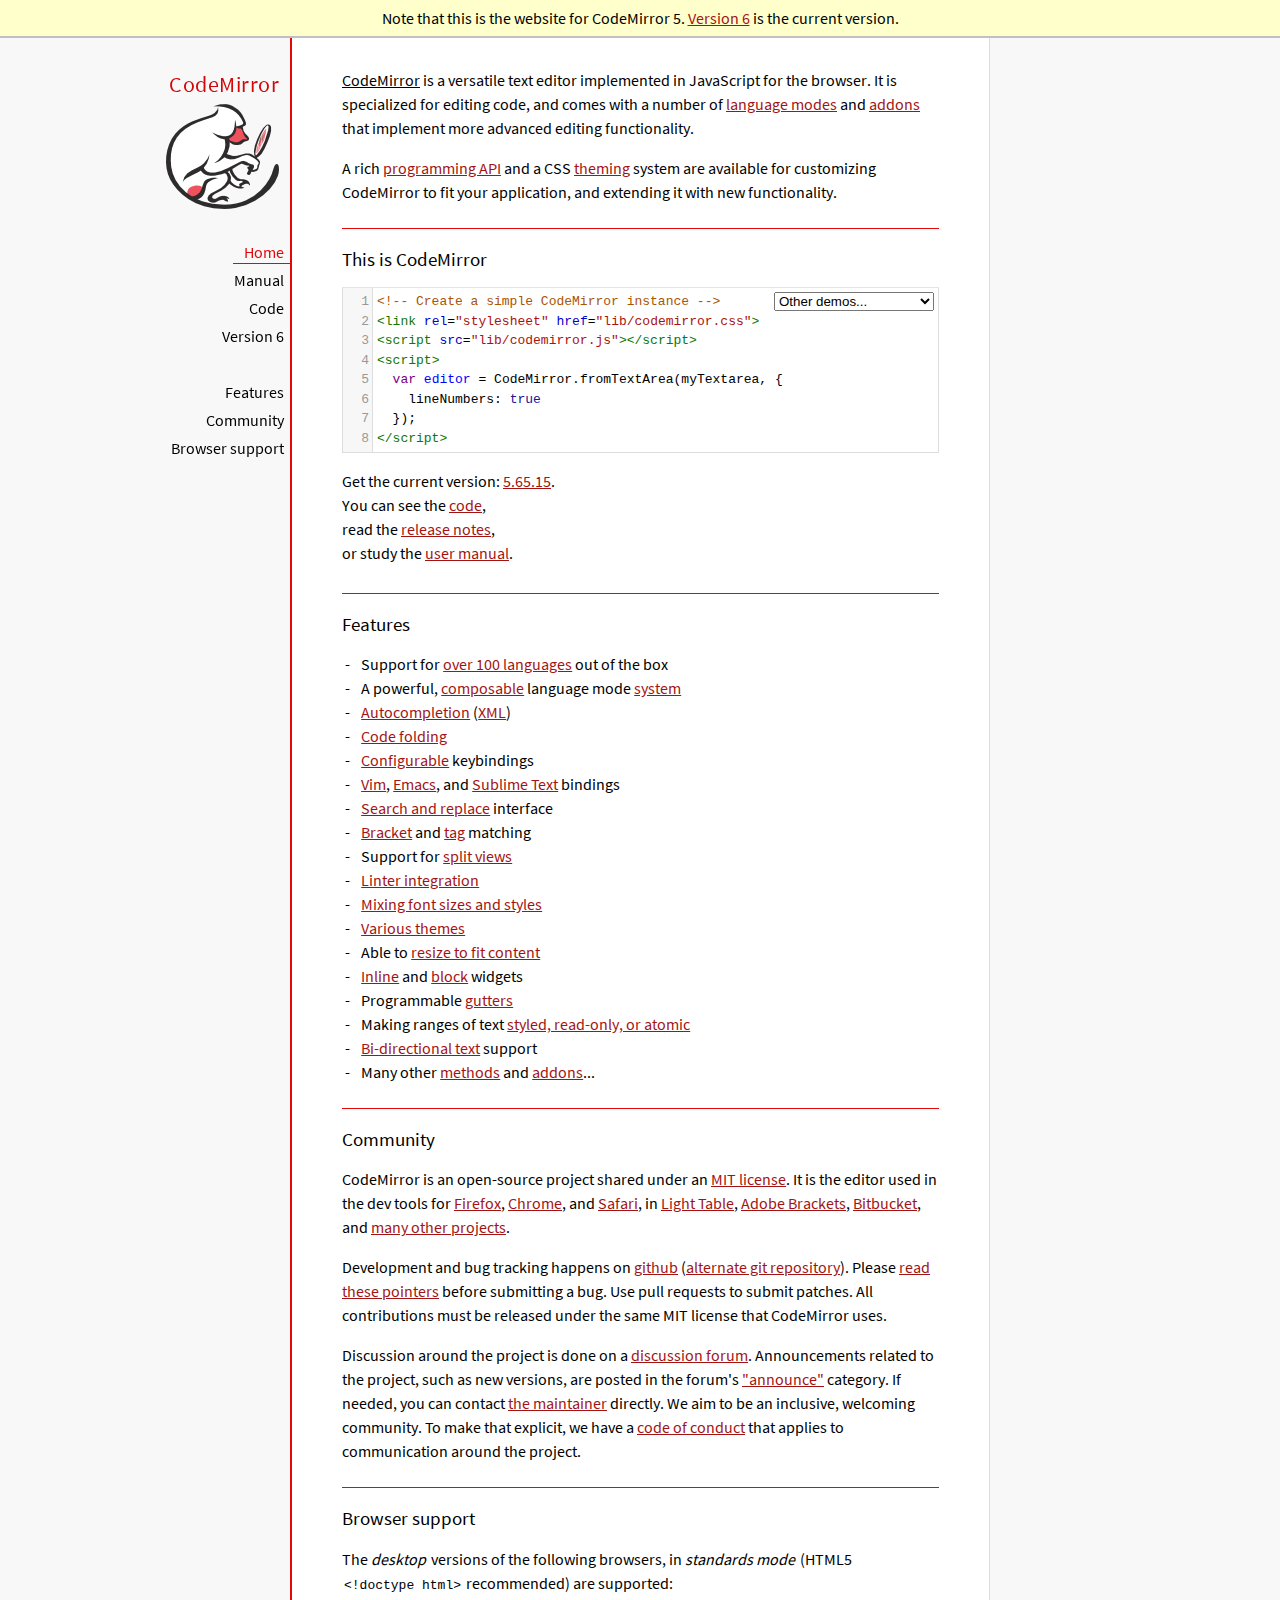
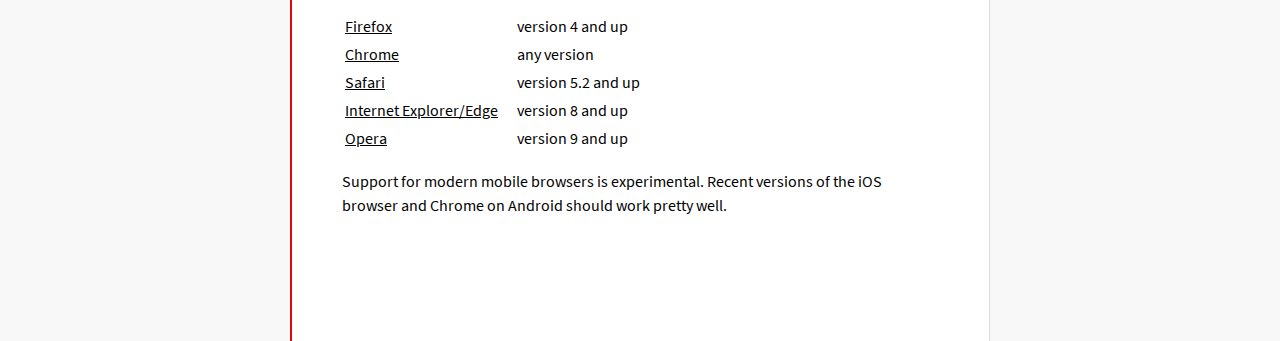
<file: online_python_school/website/static/website/codemirror/index.html>
<!doctype html>

<title>CodeMirror 5</title>
<meta charset="utf-8"/>

<link rel=stylesheet href="lib/codemirror.css">
<link rel=stylesheet href="doc/docs.css">
<script src="lib/codemirror.js"></script>
<script src="mode/xml/xml.js"></script>
<script src="mode/javascript/javascript.js"></script>
<script src="mode/css/css.js"></script>
<script src="mode/htmlmixed/htmlmixed.js"></script>
<script src="addon/edit/matchbrackets.js"></script>

<script src="doc/activebookmark.js"></script>

<style>
  .CodeMirror { height: auto; border: 1px solid #ddd; }
  .CodeMirror-scroll { max-height: 200px; }
  .CodeMirror pre { padding-left: 7px; line-height: 1.25; }
  .banner { background: #ffc; padding: 6px; border-bottom: 2px solid silver; text-align: center }
</style>

<div class=banner>
  Note that this is the website for CodeMirror 5. <a href="https://codemirror.net/">Version 6</a> is the current version.
</div>

<div id=nav>
  <a href="https://codemirror.net/5"><h1>CodeMirror</h1><img id=logo src="doc/logo.png"></a>

  <ul>
    <li><a class=active data-default="true" href="#description">Home</a>
    <li><a href="doc/manual.html">Manual</a>
    <li><a href="https://github.com/codemirror/codemirror5">Code</a>
    <li><a href="https://codemirror.net/">Version 6</a>
  </ul>
  <ul>
    <li><a href="#features">Features</a>
    <li><a href="#community">Community</a>
    <li><a href="#browsersupport">Browser support</a>
  </ul>
</div>

<article>

<section id=description class=first>
  <p><strong>CodeMirror</strong> is a versatile text editor
  implemented in JavaScript for the browser. It is specialized for
  editing code, and comes with a number of <a href="mode/index.html">language modes</a> and <a href="doc/manual.html#addons">addons</a>
  that implement more advanced editing functionality.</p>

  <p>A rich <a href="doc/manual.html#api">programming API</a> and a
  CSS <a href="doc/manual.html#styling">theming</a> system are
  available for customizing CodeMirror to fit your application, and
  extending it with new functionality.</p>
</section>

<section id=demo>
  <h2>This is CodeMirror</h2>
  <form style="position: relative; margin-top: .5em;"><textarea id=demotext>
<!-- Create a simple CodeMirror instance -->
<link rel="stylesheet" href="lib/codemirror.css">
<script src="lib/codemirror.js"></script>
<script>
  var editor = CodeMirror.fromTextArea(myTextarea, {
    lineNumbers: true
  });
</script></textarea>
  <select id="demolist" onchange="document.location = this.options[this.selectedIndex].value;">
    <option value="#">Other demos...</option>
    <option value="demo/complete.html">Autocompletion</option>
    <option value="demo/folding.html">Code folding</option>
    <option value="demo/theme.html">Themes</option>
    <option value="mode/htmlmixed/index.html">Mixed language modes</option>
    <option value="demo/bidi.html">Bi-directional text</option>
    <option value="demo/variableheight.html">Variable font sizes</option>
    <option value="demo/search.html">Search interface</option>
    <option value="demo/vim.html">Vim bindings</option>
    <option value="demo/emacs.html">Emacs bindings</option>
    <option value="demo/sublime.html">Sublime Text bindings</option>
    <option value="demo/tern.html">Tern integration</option>
    <option value="demo/merge.html">Merge/diff interface</option>
    <option value="demo/fullscreen.html">Full-screen editor</option>
    <option value="demo/simplescrollbars.html">Custom scrollbars</option>
  </select></form>
  <script>
    var editor = CodeMirror.fromTextArea(document.getElementById("demotext"), {
      lineNumbers: true,
      mode: "text/html",
      matchBrackets: true
    });
  </script>

  <div class=actions>
    Get the current version: <a href="https://codemirror.net/5/codemirror.zip">5.65.15</a>.<br>
    You can see the <a href="https://github.com/codemirror/codemirror5" title="GitHub repository">code</a>,<br>
    read the <a href="doc/releases.html">release notes</a>,<br>
    or study the <a href="doc/manual.html">user manual</a>.
  </div>

</section>

<section id=features>
  <h2>Features</h2>
  <ul>
    <li>Support for <a href="mode/index.html">over 100 languages</a> out of the box
    <li>A powerful, <a href="mode/htmlmixed/index.html">composable</a> language mode <a href="doc/manual.html#modeapi">system</a>
    <li><a href="doc/manual.html#addon_show-hint">Autocompletion</a> (<a href="demo/xmlcomplete.html">XML</a>)
    <li><a href="doc/manual.html#addon_foldcode">Code folding</a>
    <li><a href="doc/manual.html#option_extraKeys">Configurable</a> keybindings
    <li><a href="demo/vim.html">Vim</a>, <a href="demo/emacs.html">Emacs</a>, and <a href="demo/sublime.html">Sublime Text</a> bindings
    <li><a href="doc/manual.html#addon_search">Search and replace</a> interface
    <li><a href="doc/manual.html#addon_matchbrackets">Bracket</a> and <a href="doc/manual.html#addon_matchtags">tag</a> matching
    <li>Support for <a href="demo/buffers.html">split views</a>
    <li><a href="doc/manual.html#addon_lint">Linter integration</a>
    <li><a href="demo/variableheight.html">Mixing font sizes and styles</a>
    <li><a href="demo/theme.html">Various themes</a>
    <li>Able to <a href="demo/resize.html">resize to fit content</a>
    <li><a href="doc/manual.html#mark_replacedWith">Inline</a> and <a href="doc/manual.html#addLineWidget">block</a> widgets
    <li>Programmable <a href="demo/marker.html">gutters</a>
    <li>Making ranges of text <a href="doc/manual.html#markText">styled, read-only, or atomic</a>
    <li><a href="demo/bidi.html">Bi-directional text</a> support
    <li>Many other <a href="doc/manual.html#api">methods</a> and <a href="doc/manual.html#addons">addons</a>...
  </ul>
</section>

<section id=community>
  <h2>Community</h2>

  <p>CodeMirror is an open-source project shared under
  an <a href="LICENSE">MIT license</a>. It is the editor used in the
  dev tools for
  <a href="https://hacks.mozilla.org/2013/11/firefox-developer-tools-episode-27-edit-as-html-codemirror-more/">Firefox</a>,
  <a href="https://developers.google.com/chrome-developer-tools/">Chrome</a>,
  and <a href="https://developer.apple.com/safari/tools/">Safari</a>, in <a href="http://www.lighttable.com/">Light
  Table</a>, <a href="http://brackets.io/">Adobe
  Brackets</a>, <a href="http://blog.bitbucket.org/2013/05/14/edit-your-code-in-the-cloud-with-bitbucket/">Bitbucket</a>,
  and <a href="doc/realworld.html">many other projects</a>.</p>

  <p>Development and bug tracking happens
  on <a href="https://github.com/codemirror/CodeMirror/">github</a>
  (<a href="http://marijnhaverbeke.nl/git/codemirror">alternate git
  repository</a>).
  Please <a href="https://codemirror.net/5/doc/reporting.html">read these
  pointers</a> before submitting a bug. Use pull requests to submit
  patches. All contributions must be released under the same MIT
  license that CodeMirror uses.</p>

  <p>Discussion around the project is done on
  a <a href="https://discuss.codemirror.net">discussion forum</a>.
  Announcements related to the project, such as new versions, are
  posted in the
  forum's <a href="https://discuss.codemirror.net/c/announce">"announce"</a>
  category. If needed, you can
  contact <a href="mailto:marijn@haverbeke.berlin">the maintainer</a>
  directly. We aim to be an inclusive, welcoming community. To make
  that explicit, we have
  a <a href="http://contributor-covenant.org/version/1/1/0/">code of
  conduct</a> that applies to communication around the project.</p>
</section>

<section id=browsersupport>
  <h2>Browser support</h2>
  <p>The <em>desktop</em> versions of the following browsers,
  in <em>standards mode</em> (HTML5 <code>&lt;!doctype html></code>
  recommended) are supported:</p>
  <table style="margin-bottom: 1em">
    <tr><th>Firefox</th><td>version 4 and up</td></tr>
    <tr><th>Chrome</th><td>any version</td></tr>
    <tr><th>Safari</th><td>version 5.2 and up</td></tr>
    <tr><th style="padding-right: 1em;">Internet Explorer/Edge</th><td>version 8 and up</td></tr>
    <tr><th>Opera</th><td>version 9 and up</td></tr>
  </table>
  <p>Support for modern mobile browsers is experimental. Recent
  versions of the iOS browser and Chrome on Android should work
  pretty well.</p>
</section>

</article>
</file>
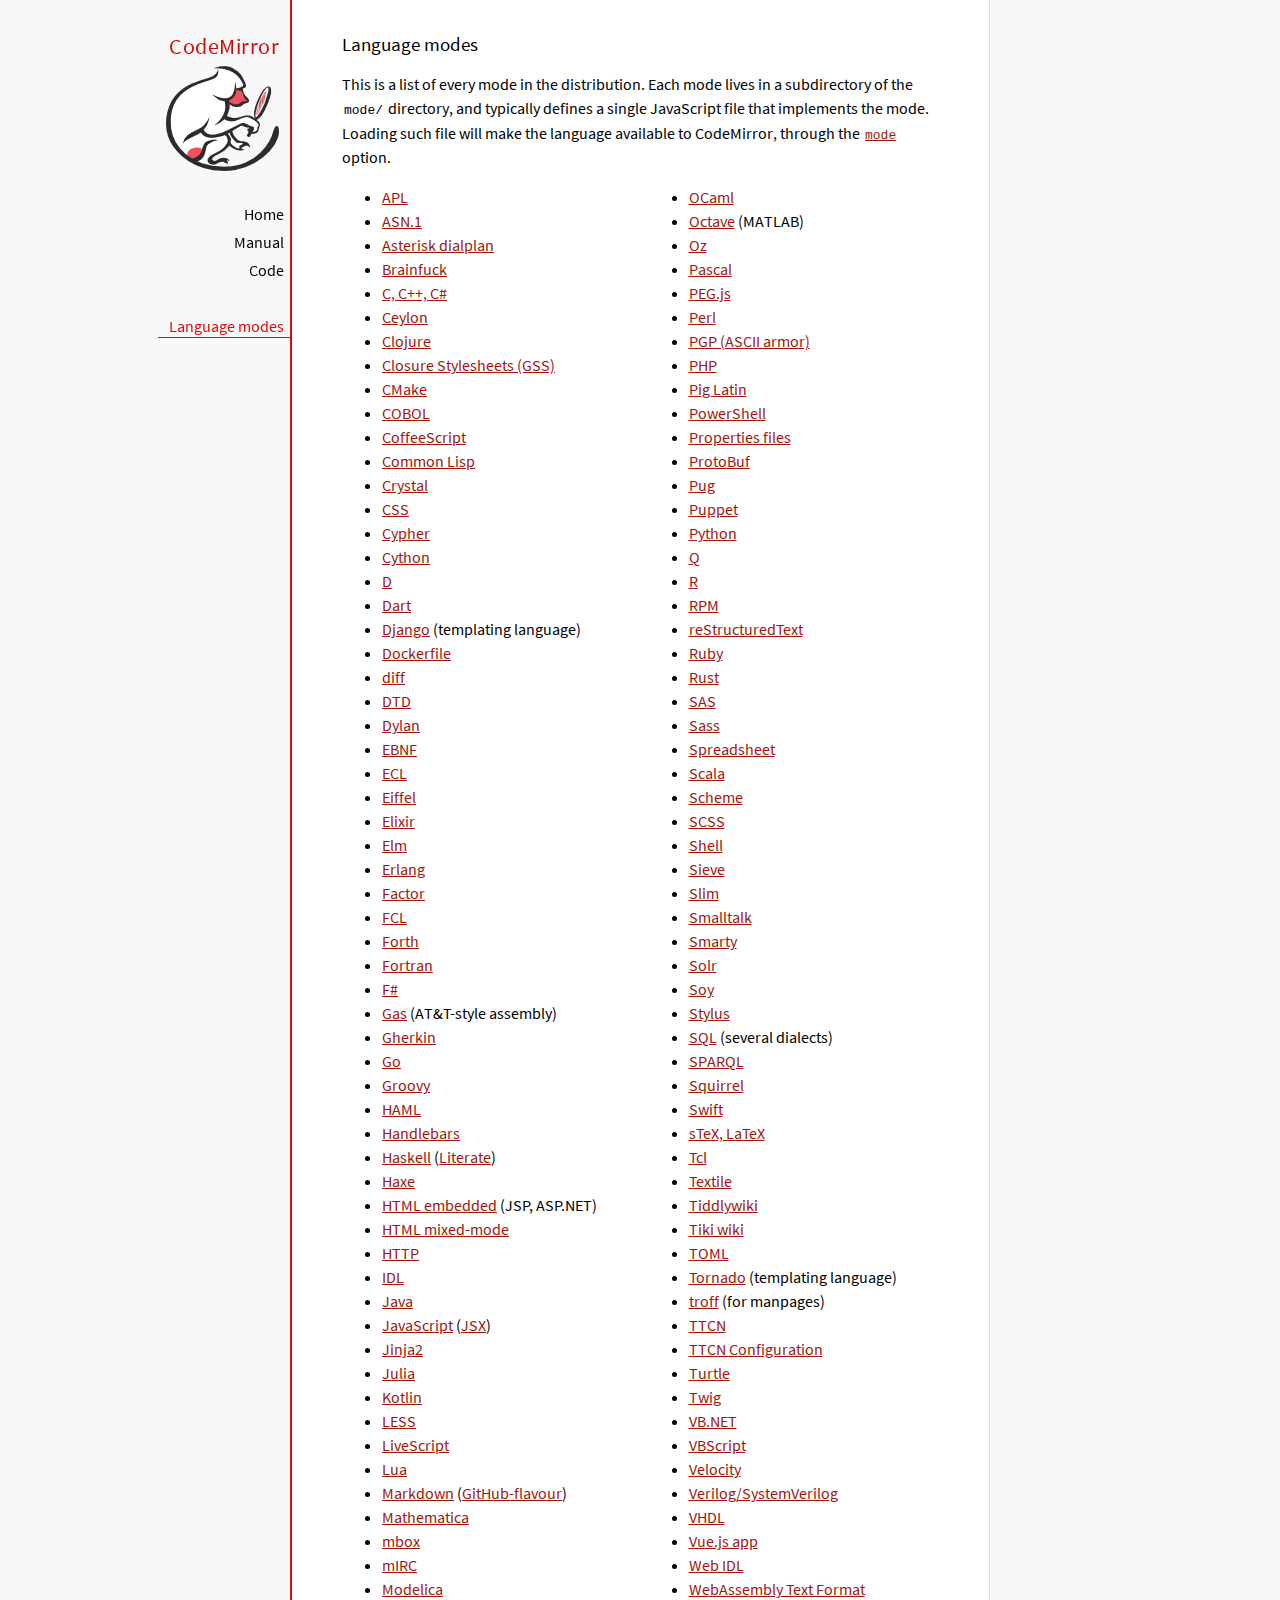
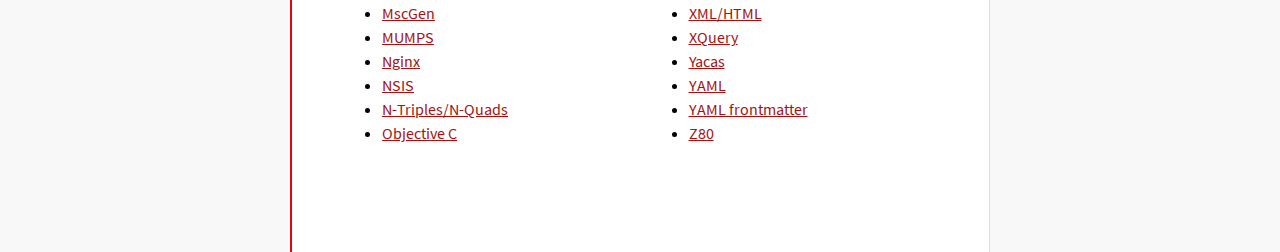
<file: online_python_school/website/static/website/codemirror/mode/index.html>
<!doctype html>

<title>CodeMirror: Language Modes</title>
<meta charset="utf-8"/>
<link rel=stylesheet href="../doc/docs.css">

<div id=nav>
  <a href="https://codemirror.net/5"><h1>CodeMirror</h1><img id=logo src="../doc/logo.png"></a>

  <ul>
    <li><a href="../index.html">Home</a>
    <li><a href="../doc/manual.html">Manual</a>
    <li><a href="https://github.com/codemirror/codemirror5">Code</a>
  </ul>
  <ul>
    <li><a class=active href="#">Language modes</a>
  </ul>
</div>

<article>

  <h2>Language modes</h2>

  <p>This is a list of every mode in the distribution. Each mode lives
in a subdirectory of the <code>mode/</code> directory, and typically
defines a single JavaScript file that implements the mode. Loading
such file will make the language available to CodeMirror, through
the <a href="../doc/manual.html#option_mode"><code>mode</code></a>
option.</p>

  <div style="-webkit-columns: 100px 2; -moz-columns: 100px 2; columns: 100px 2;">
    <ul style="margin-top: 0">
      <li><a href="apl/index.html">APL</a></li>
      <li><a href="asn.1/index.html">ASN.1</a></li>
      <li><a href="asterisk/index.html">Asterisk dialplan</a></li>
      <li><a href="brainfuck/index.html">Brainfuck</a></li>
      <li><a href="clike/index.html">C, C++, C#</a></li>
      <li><a href="clike/index.html">Ceylon</a></li>
      <li><a href="clojure/index.html">Clojure</a></li>
      <li><a href="css/gss.html">Closure Stylesheets (GSS)</a></li>
      <li><a href="cmake/index.html">CMake</a></li>
      <li><a href="cobol/index.html">COBOL</a></li>
      <li><a href="coffeescript/index.html">CoffeeScript</a></li>
      <li><a href="commonlisp/index.html">Common Lisp</a></li>
      <li><a href="crystal/index.html">Crystal</a></li>
      <li><a href="css/index.html">CSS</a></li>
      <li><a href="cypher/index.html">Cypher</a></li>
      <li><a href="python/index.html">Cython</a></li>
      <li><a href="d/index.html">D</a></li>
      <li><a href="dart/index.html">Dart</a></li>
      <li><a href="django/index.html">Django</a> (templating language)</li>
      <li><a href="dockerfile/index.html">Dockerfile</a></li>
      <li><a href="diff/index.html">diff</a></li>
      <li><a href="dtd/index.html">DTD</a></li>
      <li><a href="dylan/index.html">Dylan</a></li>
      <li><a href="ebnf/index.html">EBNF</a></li>
      <li><a href="ecl/index.html">ECL</a></li>
      <li><a href="eiffel/index.html">Eiffel</a></li>
      <li><a href="https://github.com/optick/codemirror-mode-elixir">Elixir</a></li>
      <li><a href="elm/index.html">Elm</a></li>
      <li><a href="erlang/index.html">Erlang</a></li>
      <li><a href="factor/index.html">Factor</a></li>
      <li><a href="fcl/index.html">FCL</a></li>
      <li><a href="forth/index.html">Forth</a></li>
      <li><a href="fortran/index.html">Fortran</a></li>
      <li><a href="mllike/index.html">F#</a></li>
      <li><a href="gas/index.html">Gas</a> (AT&amp;T-style assembly)</li>
      <li><a href="gherkin/index.html">Gherkin</a></li>
      <li><a href="go/index.html">Go</a></li>
      <li><a href="groovy/index.html">Groovy</a></li>
      <li><a href="haml/index.html">HAML</a></li>
      <li><a href="handlebars/index.html">Handlebars</a></li>
      <li><a href="haskell/index.html">Haskell</a> (<a href="haskell-literate/index.html">Literate</a>)</li>
      <li><a href="haxe/index.html">Haxe</a></li>
      <li><a href="htmlembedded/index.html">HTML embedded</a> (JSP, ASP.NET)</li>
      <li><a href="htmlmixed/index.html">HTML mixed-mode</a></li>
      <li><a href="http/index.html">HTTP</a></li>
      <li><a href="idl/index.html">IDL</a></li>
      <li><a href="clike/index.html">Java</a></li>
      <li><a href="javascript/index.html">JavaScript</a> (<a href="jsx/index.html">JSX</a>)</li>
      <li><a href="jinja2/index.html">Jinja2</a></li>
      <li><a href="julia/index.html">Julia</a></li>
      <li><a href="clike/index.html">Kotlin</a></li>
      <li><a href="css/less.html">LESS</a></li>
      <li><a href="livescript/index.html">LiveScript</a></li>
      <li><a href="lua/index.html">Lua</a></li>
      <li><a href="markdown/index.html">Markdown</a> (<a href="gfm/index.html">GitHub-flavour</a>)</li>
      <li><a href="mathematica/index.html">Mathematica</a></li>
      <li><a href="mbox/index.html">mbox</a></li>
      <li><a href="mirc/index.html">mIRC</a></li>
      <li><a href="modelica/index.html">Modelica</a></li>
      <li><a href="mscgen/index.html">MscGen</a></li>
      <li><a href="mumps/index.html">MUMPS</a></li>
      <li><a href="nginx/index.html">Nginx</a></li>
      <li><a href="nsis/index.html">NSIS</a></li>
      <li><a href="ntriples/index.html">N-Triples/N-Quads</a></li>
      <li><a href="clike/index.html">Objective C</a></li>
      <li><a href="mllike/index.html">OCaml</a></li>
      <li><a href="octave/index.html">Octave</a> (MATLAB)</li>
      <li><a href="oz/index.html">Oz</a></li>
      <li><a href="pascal/index.html">Pascal</a></li>
      <li><a href="pegjs/index.html">PEG.js</a></li>
      <li><a href="perl/index.html">Perl</a></li>
      <li><a href="asciiarmor/index.html">PGP (ASCII armor)</a></li>
      <li><a href="php/index.html">PHP</a></li>
      <li><a href="pig/index.html">Pig Latin</a></li>
      <li><a href="powershell/index.html">PowerShell</a></li>
      <li><a href="properties/index.html">Properties files</a></li>
      <li><a href="protobuf/index.html">ProtoBuf</a></li>
      <li><a href="pug/index.html">Pug</a></li>
      <li><a href="puppet/index.html">Puppet</a></li>
      <li><a href="python/index.html">Python</a></li>
      <li><a href="q/index.html">Q</a></li>
      <li><a href="r/index.html">R</a></li>
      <li><a href="rpm/index.html">RPM</a></li>
      <li><a href="rst/index.html">reStructuredText</a></li>
      <li><a href="ruby/index.html">Ruby</a></li>
      <li><a href="rust/index.html">Rust</a></li>
      <li><a href="sas/index.html">SAS</a></li>
      <li><a href="sass/index.html">Sass</a></li>
      <li><a href="spreadsheet/index.html">Spreadsheet</a></li>
      <li><a href="clike/scala.html">Scala</a></li>
      <li><a href="scheme/index.html">Scheme</a></li>
      <li><a href="css/scss.html">SCSS</a></li>
      <li><a href="shell/index.html">Shell</a></li>
      <li><a href="sieve/index.html">Sieve</a></li>
      <li><a href="slim/index.html">Slim</a></li>
      <li><a href="smalltalk/index.html">Smalltalk</a></li>
      <li><a href="smarty/index.html">Smarty</a></li>
      <li><a href="solr/index.html">Solr</a></li>
      <li><a href="soy/index.html">Soy</a></li>
      <li><a href="stylus/index.html">Stylus</a></li>
      <li><a href="sql/index.html">SQL</a> (several dialects)</li>
      <li><a href="sparql/index.html">SPARQL</a></li>
      <li><a href="clike/index.html">Squirrel</a></li>
      <li><a href="swift/index.html">Swift</a></li>
      <li><a href="stex/index.html">sTeX, LaTeX</a></li>
      <li><a href="tcl/index.html">Tcl</a></li>
      <li><a href="textile/index.html">Textile</a></li>
      <li><a href="tiddlywiki/index.html">Tiddlywiki</a></li>
      <li><a href="tiki/index.html">Tiki wiki</a></li>
      <li><a href="toml/index.html">TOML</a></li>
      <li><a href="tornado/index.html">Tornado</a> (templating language)</li>
      <li><a href="troff/index.html">troff</a> (for manpages)</li>
      <li><a href="ttcn/index.html">TTCN</a></li>
      <li><a href="ttcn-cfg/index.html">TTCN Configuration</a></li>
      <li><a href="turtle/index.html">Turtle</a></li>
      <li><a href="twig/index.html">Twig</a></li>
      <li><a href="vb/index.html">VB.NET</a></li>
      <li><a href="vbscript/index.html">VBScript</a></li>
      <li><a href="velocity/index.html">Velocity</a></li>
      <li><a href="verilog/index.html">Verilog/SystemVerilog</a></li>
      <li><a href="vhdl/index.html">VHDL</a></li>
      <li><a href="vue/index.html">Vue.js app</a></li>
      <li><a href="webidl/index.html">Web IDL</a></li>
      <li><a href="wast/index.html">WebAssembly Text Format</a></li>
      <li><a href="xml/index.html">XML/HTML</a></li>
      <li><a href="xquery/index.html">XQuery</a></li>
      <li><a href="yacas/index.html">Yacas</a></li>
      <li><a href="yaml/index.html">YAML</a></li>
      <li><a href="yaml-frontmatter/index.html">YAML frontmatter</a></li>
      <li><a href="z80/index.html">Z80</a></li>
    </ul>
  </div>

</article>
</file>
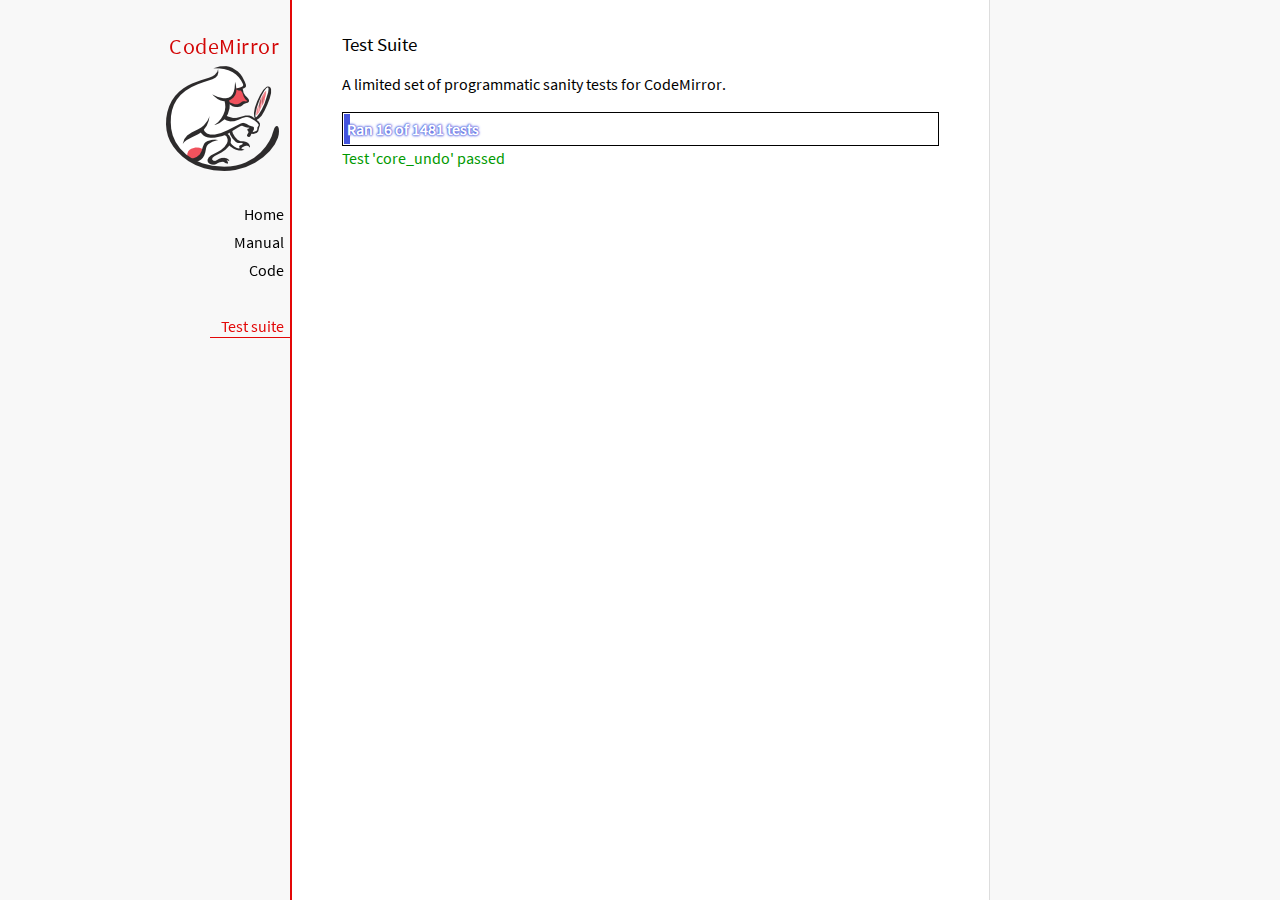
<file: online_python_school/website/static/website/codemirror/test/index.html>
<!doctype html>

<meta charset="utf-8"/>
<title>CodeMirror: Test Suite</title>
<link rel=stylesheet href="../doc/docs.css">

<link rel="stylesheet" href="../lib/codemirror.css">
<link rel="stylesheet" href="mode_test.css">
<script>
  var errored = []
  window.onerror = function(e) { errored.push(e) }
</script>
<script src="../doc/activebookmark.js"></script>
<script src="../lib/codemirror.js"></script>
<script src="../mode/meta.js"></script>
<script src="../addon/mode/overlay.js"></script>
<script src="../addon/mode/multiplex.js"></script>
<script src="../addon/search/searchcursor.js"></script>
<script src="../addon/dialog/dialog.js"></script>
<script src="../addon/edit/matchbrackets.js"></script>
<script src="../addon/hint/sql-hint.js"></script>
<script src="../addon/hint/xml-hint.js"></script>
<script src="../addon/hint/html-hint.js"></script>
<script src="../addon/comment/comment.js"></script>
<script src="../addon/mode/simple.js"></script>
<script src="../mode/css/css.js"></script>
<script src="../mode/clike/clike.js"></script>
<!-- clike must be after css or vim and sublime tests will fail -->
<script src="../mode/clojure/clojure.js"></script>
<script src="../mode/cypher/cypher.js"></script>
<script src="../mode/d/d.js"></script>
<script src="../mode/dockerfile/dockerfile.js"></script>
<script src="../mode/gfm/gfm.js"></script>
<script src="../mode/haml/haml.js"></script>
<script src="../mode/htmlmixed/htmlmixed.js"></script>
<script src="../mode/javascript/javascript.js"></script>
<script src="../mode/jsx/jsx.js"></script>
<script src="../mode/markdown/markdown.js"></script>
<script src="../mode/php/php.js"></script>
<script src="../mode/python/python.js"></script>
<script src="../mode/powershell/powershell.js"></script>
<script src="../mode/ruby/ruby.js"></script>
<script src="../mode/sass/sass.js"></script>
<script src="../mode/shell/shell.js"></script>
<script src="../mode/slim/slim.js"></script>
<script src="../mode/soy/soy.js"></script>
<script src="../mode/sql/sql.js"></script>
<script src="../mode/stex/stex.js"></script>
<script src="../mode/swift/swift.js"></script>
<script src="../mode/textile/textile.js"></script>
<script src="../mode/verilog/verilog.js"></script>
<script src="../mode/xml/xml.js"></script>
<script src="../mode/xquery/xquery.js"></script>
<script src="../keymap/emacs.js"></script>
<script src="../keymap/sublime.js"></script>
<script src="../keymap/vim.js"></script>
<script src="../mode/rust/rust.js"></script>
<script src="../mode/mscgen/mscgen.js"></script>
<script src="../mode/dylan/dylan.js"></script>
<script src="../mode/wast/wast.js"></script>

<style>
  .ok { color: #090; }
  .fail { color: #e00; }
  .error { color: #c90; }
  .done { font-weight: bold; }
  #progress {
  background: #45d;
  color: white;
  text-shadow: 0 0 1px #45d, 0 0 2px #45d, 0 0 3px #45d;
  font-weight: bold;
  white-space: pre;
  }
  #testground {
  visibility: hidden;
  }
  #testground.offscreen {
  visibility: visible;
  position: absolute;
  left: -10000px;
  top: -10000px;
  }
  .CodeMirror { border: 1px solid black; }
</style>

<div id=nav>
  <a href="https://codemirror.net/5"><h1>CodeMirror</h1><img id=logo src="../doc/logo.png"></a>

  <ul>
    <li><a href="../index.html">Home</a>
    <li><a href="../doc/manual.html">Manual</a>
    <li><a href="https://github.com/codemirror/codemirror5">Code</a>
  </ul>
  <ul>
    <li><a class=active href="#">Test suite</a>
  </ul>
</div>

<article>
  <h2>Test Suite</h2>

    <p>A limited set of programmatic sanity tests for CodeMirror.</p>

    <div style="border: 1px solid black; padding: 1px; max-width: 700px;">
      <div style="width: 0px;" id=progress><div style="padding: 3px;">Ran <span id="progress_ran">0</span><span id="progress_total"> of 0</span> tests</div></div>
    </div>
    <p id=status>Please enable JavaScript...</p>
    <div id=output></div>

    <div id=testground></div>

    <script src="driver.js"></script>
    <script src="test.js"></script>
    <script src="doc_test.js"></script>
    <script src="multi_test.js"></script>
    <script src="contenteditable_test.js"></script>
    <script src="scroll_test.js"></script>
    <script src="comment_test.js"></script>
    <script src="search_test.js"></script>
    <script src="mode_test.js"></script>

    <script src="../mode/clike/test.js"></script>
    <script src="../mode/clojure/test.js"></script>
    <script src="../mode/css/test.js"></script>
    <script src="../mode/css/gss_test.js"></script>
    <script src="../mode/css/scss_test.js"></script>
    <script src="../mode/css/less_test.js"></script>
    <script src="../mode/cypher/test.js"></script>
    <script src="../mode/d/test.js"></script>
    <script src="../mode/dockerfile/test.js"></script>
    <script src="../mode/gfm/test.js"></script>
    <script src="../mode/haml/test.js"></script>
    <script src="../mode/javascript/test.js"></script>
    <script src="../mode/jsx/test.js"></script>
    <script src="../mode/markdown/test.js"></script>
    <script src="../mode/php/test.js"></script>
    <script src="../mode/powershell/test.js"></script>
    <script src="../mode/ruby/test.js"></script>
    <script src="../mode/sass/test.js"></script>
    <script src="../mode/shell/test.js"></script>
    <script src="../mode/slim/test.js"></script>
    <script src="../mode/soy/test.js"></script>
    <script src="../mode/stex/test.js"></script>
    <script src="../mode/swift/test.js"></script>
    <script src="../mode/textile/test.js"></script>
    <script src="../mode/verilog/test.js"></script>
    <script src="../mode/xml/test.js"></script>
    <script src="../mode/xquery/test.js"></script>
    <script src="../mode/python/test.js"></script>
    <script src="../mode/rust/test.js"></script>
    <script src="../mode/wast/test.js"></script>
    <script src="../mode/mscgen/mscgen_test.js"></script>
    <script src="../mode/mscgen/xu_test.js"></script>
    <script src="../mode/mscgen/msgenny_test.js"></script>
    <script src="../mode/dylan/test.js"></script>
    <script src="../addon/mode/multiplex_test.js"></script>
    <script src="../addon/fold/foldcode.js"></script>
    <script src="../addon/fold/brace-fold.js"></script>
    <script src="../addon/fold/xml-fold.js"></script>
    <script src="../addon/scroll/annotatescrollbar.js"></script>

    <script src="emacs_test.js"></script>
    <script src="sql-hint-test.js"></script>
    <script src="sublime_test.js"></script>
    <script src="html-hint-test.js"></script>
    <script src="annotatescrollbar.js"></script>
    <script>
      window.onload = runHarness;
      CodeMirror.on(window, 'hashchange', runHarness);

      function esc(str) {
        return str.replace(/[<&]/, function(ch) { return ch == "<" ? "&lt;" : "&amp;"; });
      }

      var output = document.getElementById("output"),
          progress = document.getElementById("progress"),
          progressRan = document.getElementById("progress_ran").childNodes[0],
          progressTotal = document.getElementById("progress_total").childNodes[0];
      var count = 0,
          failed = 0,
          skipped = 0,
          bad = "",
          running = false, // Flag that states tests are running
          quit = false, // Flag to quit tests ASAP
          verbose = false, // Adds message for *every* test to output
          done = false

      function runHarness(){
        if (running) {
          quit = true;
          setStatus("Restarting tests...", '', true);
          setTimeout(function(){ runHarness(); }, 500);
          return;
        }
        filters = [];
        verbose = false;
        if (window.location.hash.substr(1)){
          var strings = window.location.hash.substr(1).split(",");
          while (strings.length) {
            var s = strings.shift();
            if (s === "verbose")
              verbose = true;
            else
              filters.push(parseTestFilter(decodeURIComponent(s)));
          }
        }
        quit = false;
        running = true;
        setStatus("Loading tests...");
        count = 0;
        failed = 0;
        done = false;
        skipped = 0;
        bad = "";
        totalTests = countTests();
        progressTotal.nodeValue = " of " + totalTests;
        progressRan.nodeValue = count;
        output.innerHTML = '';
        document.getElementById("testground").innerHTML = "<form>" +
          "<textarea id=\"code\" name=\"code\"></textarea>" +
          "<input type=submit value=ok name=submit>" +
          "</form>";
        runTests(displayTest);
      }

      function setStatus(message, className, force){
        if (quit && !force) return;
        if (!message) throw("must provide message");
        var status = document.getElementById("status").childNodes[0];
        status.nodeValue = message;
        status.parentNode.className = className;
      }
      function addOutput(name, className, code){
        var newOutput = document.createElement("dl");
        var newTitle = document.createElement("dt");
        newTitle.className = className;
        newTitle.appendChild(document.createTextNode(name));
        newOutput.appendChild(newTitle);
        var newMessage = document.createElement("dd");
        newMessage.innerHTML = code;
        newOutput.appendChild(newTitle);
        newOutput.appendChild(newMessage);
        output.appendChild(newOutput);
      }
      function displayTest(type, name, customMessage) {
        var message = "???";
        if (type != "done" && type != "skipped") ++count;
        progress.style.width = (count * (progress.parentNode.clientWidth - 2) / (totalTests || 1)) + "px";
        progressRan.nodeValue = count;
        if (type == "ok") {
          message = "Test '" + name + "' passed";
          if (!verbose) customMessage = false;
        } else if (type == "skipped") {
          message = "Test '" + name + "' skipped";
          ++skipped;
          if (!verbose) customMessage = false;
        } else if (type == "expected") {
          message = "Test '" + name + "' failed as expected";
          if (!verbose) customMessage = false;
        } else if (type == "error" || type == "fail") {
          ++failed;
          message = "Test '" + name + "' failed";
        } else if (type == "done") {
          if (failed) {
            type += " fail";
            message = failed + " failure" + (failed > 1 ? "s" : "");
          } else if (count < totalTests) {
            failed = totalTests - count;
            type += " fail";
            message = failed + " failure" + (failed > 1 ? "s" : "");
          } else {
            type += " ok";
            message = "All passed"
            if (skipped) {
              message += " (" + skipped + " skipped)";
            }
          }
          done = true
          progressTotal.nodeValue = '';
          customMessage = true; // Hack to avoid adding to output
        }
        if (verbose && !customMessage)  customMessage = message;
        setStatus(message, type);
        if (customMessage && customMessage.length > 0) {
          addOutput(name, type, customMessage);
        }
      }
    </script>

</article>
</file>
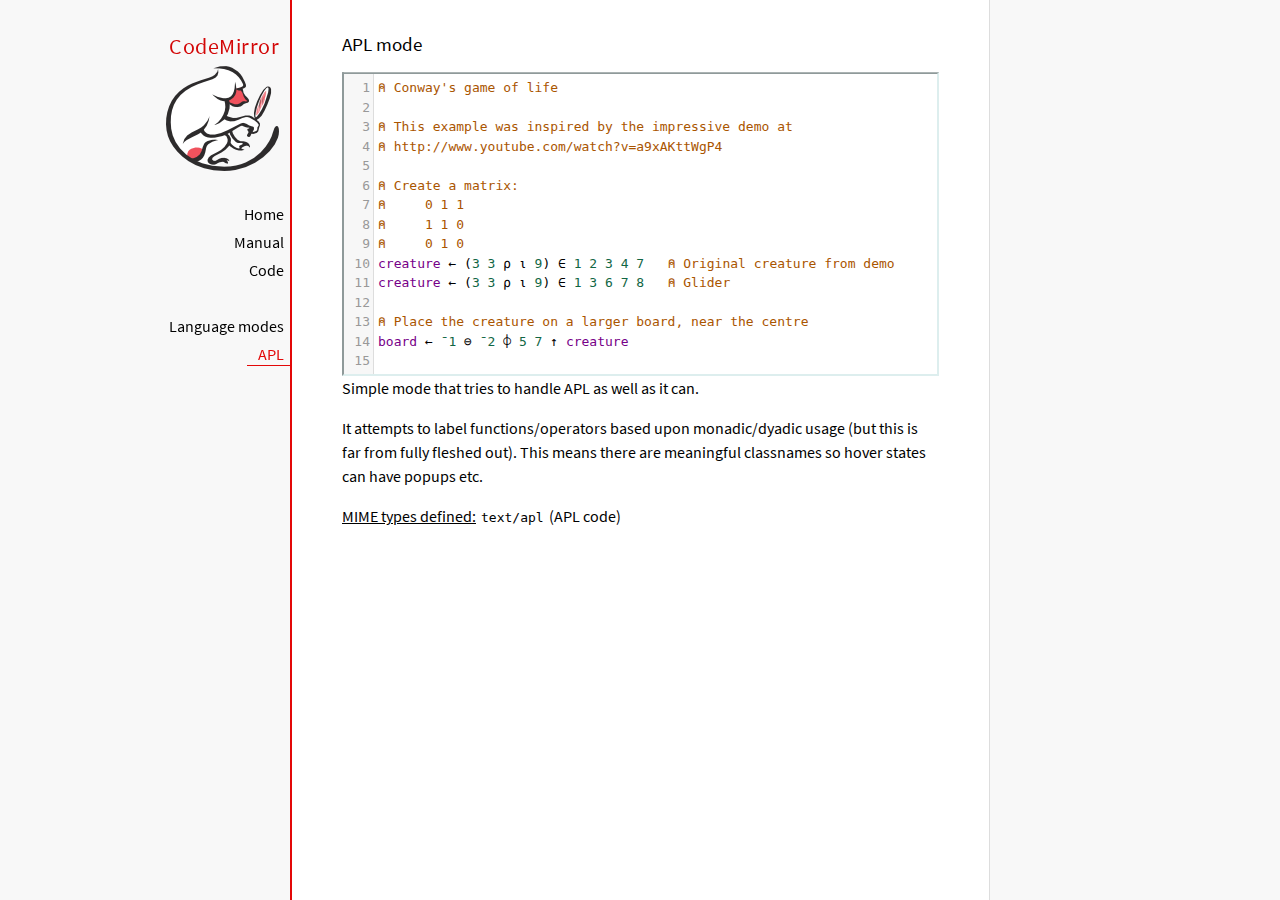
<file: online_python_school/website/static/website/codemirror/mode/apl/index.html>
<!doctype html>

<title>CodeMirror: APL mode</title>
<meta charset="utf-8"/>
<link rel=stylesheet href="../../doc/docs.css">

<link rel="stylesheet" href="../../lib/codemirror.css">
<script src="../../lib/codemirror.js"></script>
<script src="../../addon/edit/matchbrackets.js"></script>
<script src="./apl.js"></script>
<style>
	.CodeMirror { border: 2px inset #dee; }
    </style>
<div id=nav>
  <a href="https://codemirror.net/5"><h1>CodeMirror</h1><img id=logo src="../../doc/logo.png" alt=""></a>

  <ul>
    <li><a href="../../index.html">Home</a>
    <li><a href="../../doc/manual.html">Manual</a>
    <li><a href="https://github.com/codemirror/codemirror5">Code</a>
  </ul>
  <ul>
    <li><a href="../index.html">Language modes</a>
    <li><a class=active href="#">APL</a>
  </ul>
</div>

<article>
<h2>APL mode</h2>
<form><textarea id="code" name="code">
⍝ Conway's game of life

⍝ This example was inspired by the impressive demo at
⍝ http://www.youtube.com/watch?v=a9xAKttWgP4

⍝ Create a matrix:
⍝     0 1 1
⍝     1 1 0
⍝     0 1 0
creature ← (3 3 ⍴ ⍳ 9) ∈ 1 2 3 4 7   ⍝ Original creature from demo
creature ← (3 3 ⍴ ⍳ 9) ∈ 1 3 6 7 8   ⍝ Glider

⍝ Place the creature on a larger board, near the centre
board ← ¯1 ⊖ ¯2 ⌽ 5 7 ↑ creature

⍝ A function to move from one generation to the next
life ← {∨/ 1 ⍵ ∧ 3 4 = ⊂+/ +⌿ 1 0 ¯1 ∘.⊖ 1 0 ¯1 ⌽¨ ⊂⍵}

⍝ Compute n-th generation and format it as a
⍝ character matrix
gen ← {' #'[(life ⍣ ⍵) board]}

⍝ Show first three generations
(gen 1) (gen 2) (gen 3)
</textarea></form>

    <script>
      var editor = CodeMirror.fromTextArea(document.getElementById("code"), {
        lineNumbers: true,
        matchBrackets: true,
        mode: "text/apl"
      });
    </script>

    <p>Simple mode that tries to handle APL as well as it can.</p>
    <p>It attempts to label functions/operators based upon
    monadic/dyadic usage (but this is far from fully fleshed out).
    This means there are meaningful classnames so hover states can
    have popups etc.</p>

    <p><strong>MIME types defined:</strong> <code>text/apl</code> (APL code)</p>
  </article>
</file>
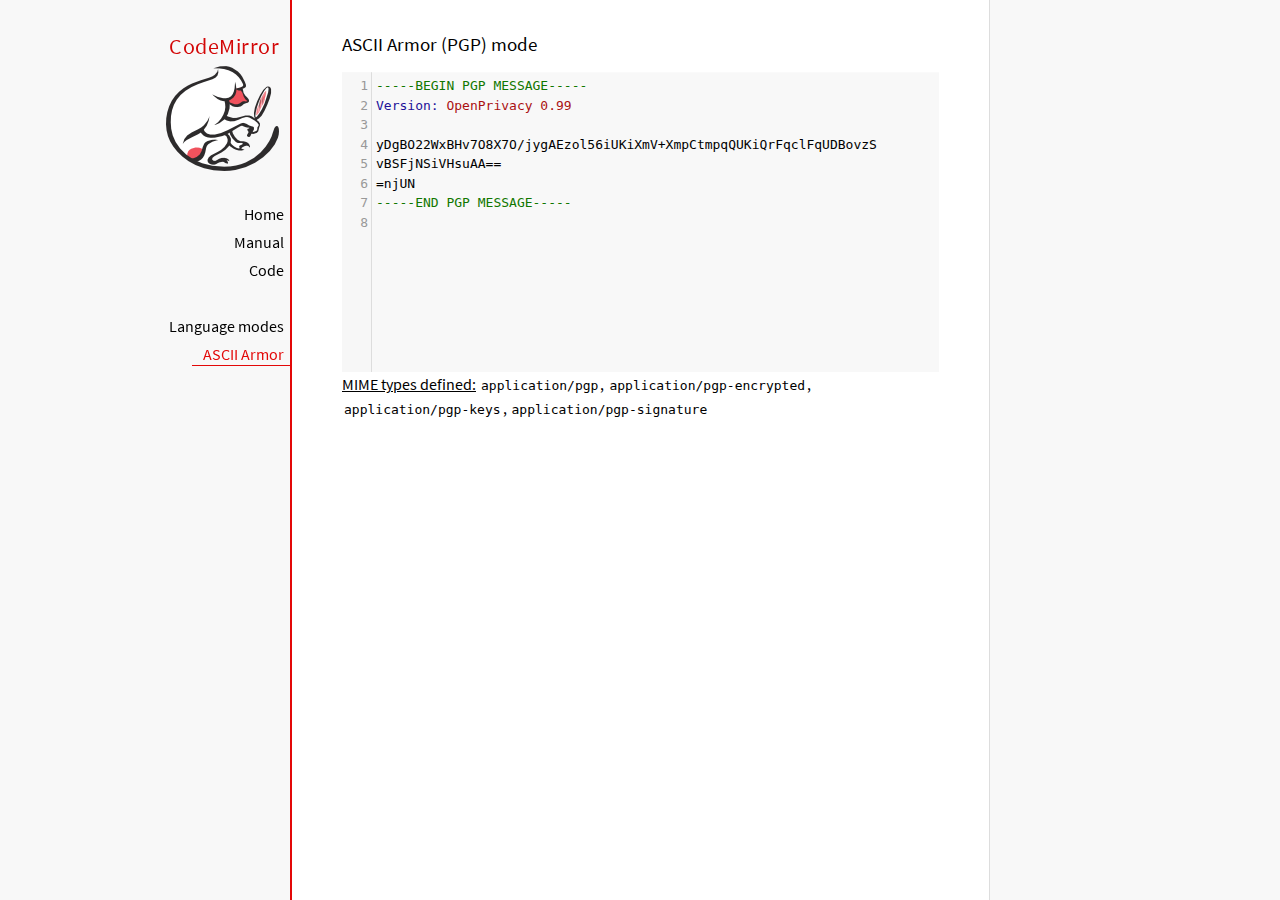
<file: online_python_school/website/static/website/codemirror/mode/asciiarmor/index.html>
<!doctype html>

<title>CodeMirror: ASCII Armor (PGP) mode</title>
<meta charset="utf-8"/>
<link rel=stylesheet href="../../doc/docs.css">

<link rel="stylesheet" href="../../lib/codemirror.css">
<script src="../../lib/codemirror.js"></script>
<script src="asciiarmor.js"></script>
<style>.CodeMirror {background: #f8f8f8;}</style>
<div id=nav>
  <a href="https://codemirror.net/5"><h1>CodeMirror</h1><img id=logo src="../../doc/logo.png" alt=""></a>

  <ul>
    <li><a href="../../index.html">Home</a>
    <li><a href="../../doc/manual.html">Manual</a>
    <li><a href="https://github.com/codemirror/codemirror5">Code</a>
  </ul>
  <ul>
    <li><a href="../index.html">Language modes</a>
    <li><a class=active href="#">ASCII Armor</a>
  </ul>
</div>

<article>
<h2>ASCII Armor (PGP) mode</h2>
<form><textarea id="code" name="code">
-----BEGIN PGP MESSAGE-----
Version: OpenPrivacy 0.99

yDgBO22WxBHv7O8X7O/jygAEzol56iUKiXmV+XmpCtmpqQUKiQrFqclFqUDBovzS
vBSFjNSiVHsuAA==
=njUN
-----END PGP MESSAGE-----
</textarea></form>

<script>
var editor = CodeMirror.fromTextArea(document.getElementById("code"), {
  lineNumbers: true
});
</script>

<p><strong>MIME types
defined:</strong> <code>application/pgp</code>, <code>application/pgp-encrypted</code>, <code>application/pgp-keys</code>, <code>application/pgp-signature</code></p>

</article>
</file>
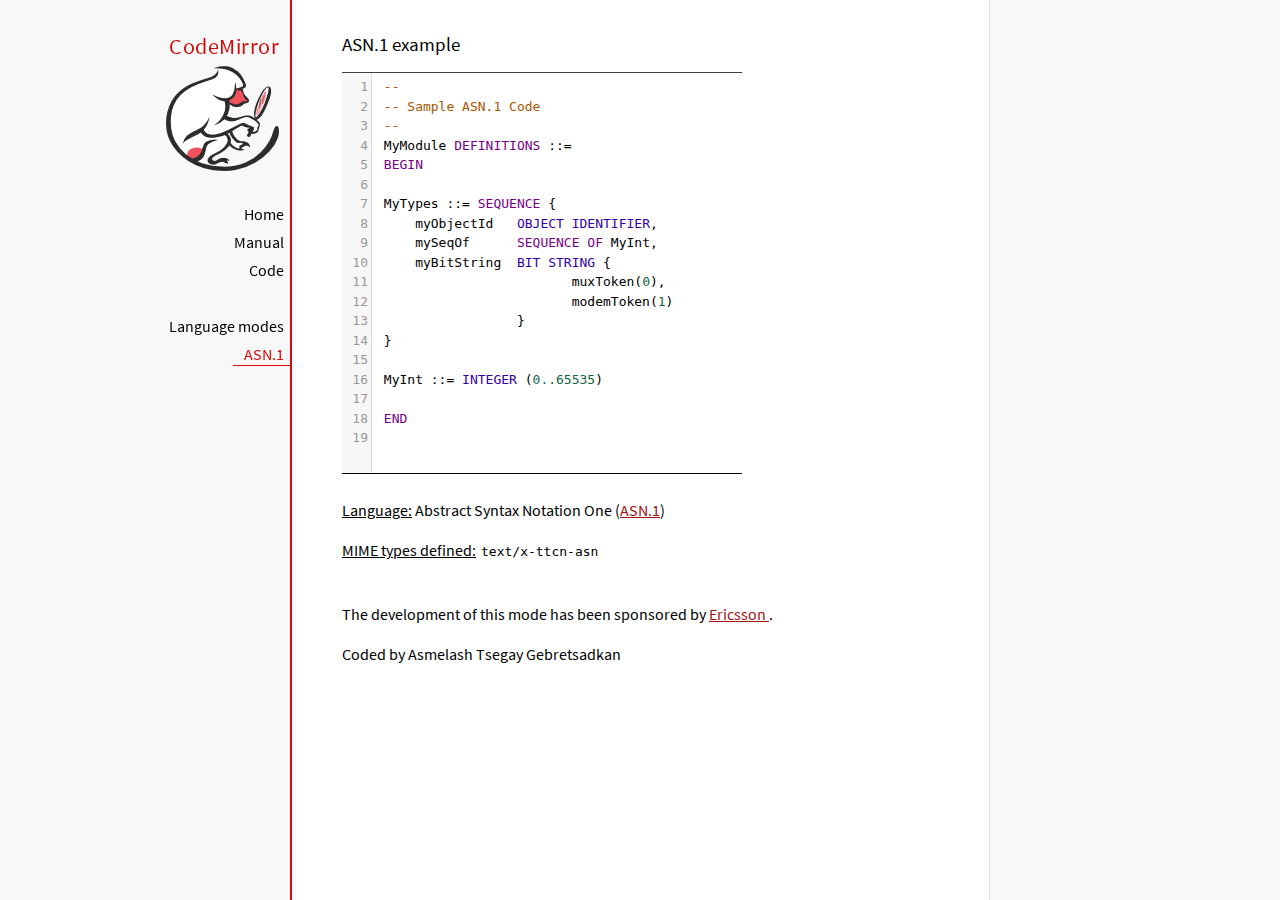
<file: online_python_school/website/static/website/codemirror/mode/asn.1/index.html>
﻿<!doctype html>

<title>CodeMirror: ASN.1 mode</title>
<meta charset="utf-8"/>
<link rel=stylesheet href="../../doc/docs.css">

<link rel="stylesheet" href="../../lib/codemirror.css">
<script src="../../lib/codemirror.js"></script>
<script src="../../addon/edit/matchbrackets.js"></script>
<script src="asn.1.js"></script>
<style>
    .CodeMirror {
        border-top: 1px solid black;
        border-bottom: 1px solid black;
    }
</style>
<div id=nav>
    <a href="https://codemirror.net/5"><h1>CodeMirror</h1>
        <img id=logo src="../../doc/logo.png" alt="">
    </a>

    <ul>
        <li><a href="../../index.html">Home</a>
        <li><a href="../../doc/manual.html">Manual</a>
        <li><a href="https://github.com/codemirror/codemirror5">Code</a>
    </ul>
    <ul>
        <li><a href="../index.html">Language modes</a>
        <li><a class=active href="http://en.wikipedia.org/wiki/Abstract_Syntax_Notation_One">ASN.1</a>
    </ul>
</div>
<article>
    <h2>ASN.1 example</h2>
    <div>
        <textarea id="ttcn-asn-code">
 --
 -- Sample ASN.1 Code
 --
 MyModule DEFINITIONS ::=
 BEGIN

 MyTypes ::= SEQUENCE {
     myObjectId   OBJECT IDENTIFIER,
     mySeqOf      SEQUENCE OF MyInt,
     myBitString  BIT STRING {
                         muxToken(0),
                         modemToken(1)
                  }
 }

 MyInt ::= INTEGER (0..65535)

 END
        </textarea>
    </div>

    <script>
        var ttcnEditor = CodeMirror.fromTextArea(document.getElementById("ttcn-asn-code"), {
            lineNumbers: true,
            matchBrackets: true,
            mode: "text/x-ttcn-asn"
        });
        ttcnEditor.setSize(400, 400);
        var mac = CodeMirror.keyMap.default == CodeMirror.keyMap.macDefault;
        CodeMirror.keyMap.default[(mac ? "Cmd" : "Ctrl") + "-Space"] = "autocomplete";
    </script>
    <br/>
    <p><strong>Language:</strong> Abstract Syntax Notation One
        (<a href="http://www.itu.int/en/ITU-T/asn1/Pages/introduction.aspx">ASN.1</a>)
    </p>
    <p><strong>MIME types defined:</strong> <code>text/x-ttcn-asn</code></p>

    <br/>
    <p>The development of this mode has been sponsored by <a href="http://www.ericsson.com/">Ericsson
    </a>.</p>
    <p>Coded by Asmelash Tsegay Gebretsadkan </p>
</article>
</file>
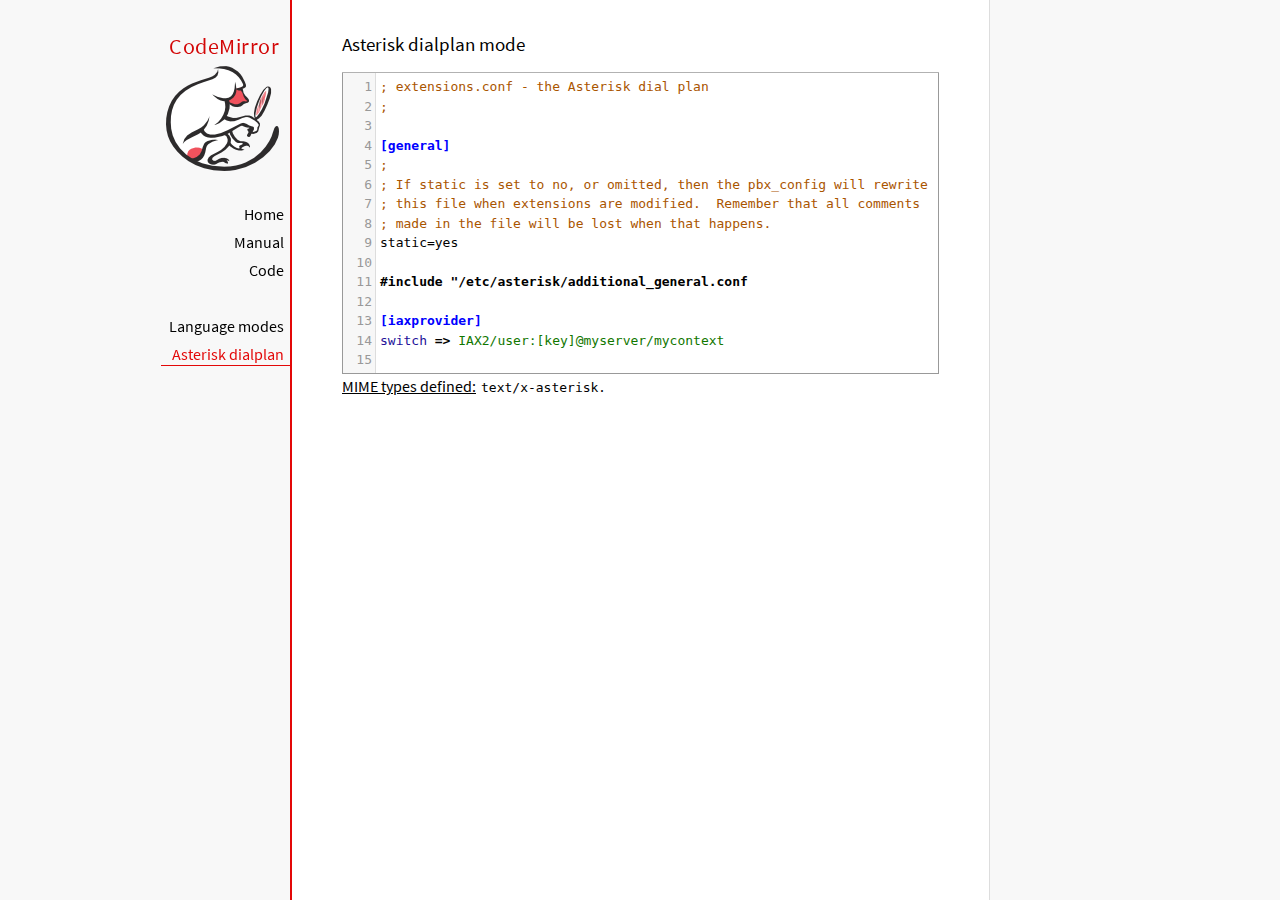
<file: online_python_school/website/static/website/codemirror/mode/asterisk/index.html>
<!doctype html>

<title>CodeMirror: Asterisk dialplan mode</title>
<meta charset="utf-8"/>
<link rel=stylesheet href="../../doc/docs.css">

<link rel="stylesheet" href="../../lib/codemirror.css">
<script src="../../lib/codemirror.js"></script>
<script src="../../addon/edit/matchbrackets.js"></script>
<script src="asterisk.js"></script>
<style>
      .CodeMirror {border: 1px solid #999;}
      .cm-s-default span.cm-arrow { color: red; }
    </style>
<div id=nav>
  <a href="https://codemirror.net/5"><h1>CodeMirror</h1><img id=logo src="../../doc/logo.png" alt=""></a>

  <ul>
    <li><a href="../../index.html">Home</a>
    <li><a href="../../doc/manual.html">Manual</a>
    <li><a href="https://github.com/codemirror/codemirror5">Code</a>
  </ul>
  <ul>
    <li><a href="../index.html">Language modes</a>
    <li><a class=active href="#">Asterisk dialplan</a>
  </ul>
</div>

<article>
<h2>Asterisk dialplan mode</h2>
<form><textarea id="code" name="code">
; extensions.conf - the Asterisk dial plan
;

[general]
;
; If static is set to no, or omitted, then the pbx_config will rewrite
; this file when extensions are modified.  Remember that all comments
; made in the file will be lost when that happens.
static=yes

#include "/etc/asterisk/additional_general.conf

[iaxprovider]
switch => IAX2/user:[key]@myserver/mycontext

[dynamic]
#exec /usr/bin/dynamic-peers.pl

[trunkint]
;
; International long distance through trunk
;
exten => _9011.,1,Macro(dundi-e164,${EXTEN:4})
exten => _9011.,n,Dial(${GLOBAL(TRUNK)}/${FILTER(0-9,${EXTEN:${GLOBAL(TRUNKMSD)}})})

[local]
;
; Master context for local, toll-free, and iaxtel calls only
;
ignorepat => 9
include => default

[demo]
include => stdexten
;
; We start with what to do when a call first comes in.
;
exten => s,1,Wait(1)			; Wait a second, just for fun
same  => n,Answer			; Answer the line
same  => n,Set(TIMEOUT(digit)=5)	; Set Digit Timeout to 5 seconds
same  => n,Set(TIMEOUT(response)=10)	; Set Response Timeout to 10 seconds
same  => n(restart),BackGround(demo-congrats)	; Play a congratulatory message
same  => n(instruct),BackGround(demo-instruct)	; Play some instructions
same  => n,WaitExten			; Wait for an extension to be dialed.

exten => 2,1,BackGround(demo-moreinfo)	; Give some more information.
exten => 2,n,Goto(s,instruct)

exten => 3,1,Set(LANGUAGE()=fr)		; Set language to french
exten => 3,n,Goto(s,restart)		; Start with the congratulations

exten => 1000,1,Goto(default,s,1)
;
; We also create an example user, 1234, who is on the console and has
; voicemail, etc.
;
exten => 1234,1,Playback(transfer,skip)		; "Please hold while..."
					; (but skip if channel is not up)
exten => 1234,n,Gosub(${EXTEN},stdexten(${GLOBAL(CONSOLE)}))
exten => 1234,n,Goto(default,s,1)		; exited Voicemail

exten => 1235,1,Voicemail(1234,u)		; Right to voicemail

exten => 1236,1,Dial(Console/dsp)		; Ring forever
exten => 1236,n,Voicemail(1234,b)		; Unless busy

;
; # for when they're done with the demo
;
exten => #,1,Playback(demo-thanks)	; "Thanks for trying the demo"
exten => #,n,Hangup			; Hang them up.

;
; A timeout and "invalid extension rule"
;
exten => t,1,Goto(#,1)			; If they take too long, give up
exten => i,1,Playback(invalid)		; "That's not valid, try again"

;
; Create an extension, 500, for dialing the
; Asterisk demo.
;
exten => 500,1,Playback(demo-abouttotry); Let them know what's going on
exten => 500,n,Dial(IAX2/guest@pbx.digium.com/s@default)	; Call the Asterisk demo
exten => 500,n,Playback(demo-nogo)	; Couldn't connect to the demo site
exten => 500,n,Goto(s,6)		; Return to the start over message.

;
; Create an extension, 600, for evaluating echo latency.
;
exten => 600,1,Playback(demo-echotest)	; Let them know what's going on
exten => 600,n,Echo			; Do the echo test
exten => 600,n,Playback(demo-echodone)	; Let them know it's over
exten => 600,n,Goto(s,6)		; Start over

;
;	You can use the Macro Page to intercom a individual user
exten => 76245,1,Macro(page,SIP/Grandstream1)
; or if your peernames are the same as extensions
exten => _7XXX,1,Macro(page,SIP/${EXTEN})
;
;
; System Wide Page at extension 7999
;
exten => 7999,1,Set(TIMEOUT(absolute)=60)
exten => 7999,2,Page(Local/Grandstream1@page&Local/Xlite1@page&Local/1234@page/n,d)

; Give voicemail at extension 8500
;
exten => 8500,1,VoicemailMain
exten => 8500,n,Goto(s,6)

    </textarea></form>
    <script>
      var editor = CodeMirror.fromTextArea(document.getElementById("code"), {
        mode: "text/x-asterisk",
        matchBrackets: true,
        lineNumbers: true
      });
    </script>

    <p><strong>MIME types defined:</strong> <code>text/x-asterisk</code>.</p>

  </article>
</file>
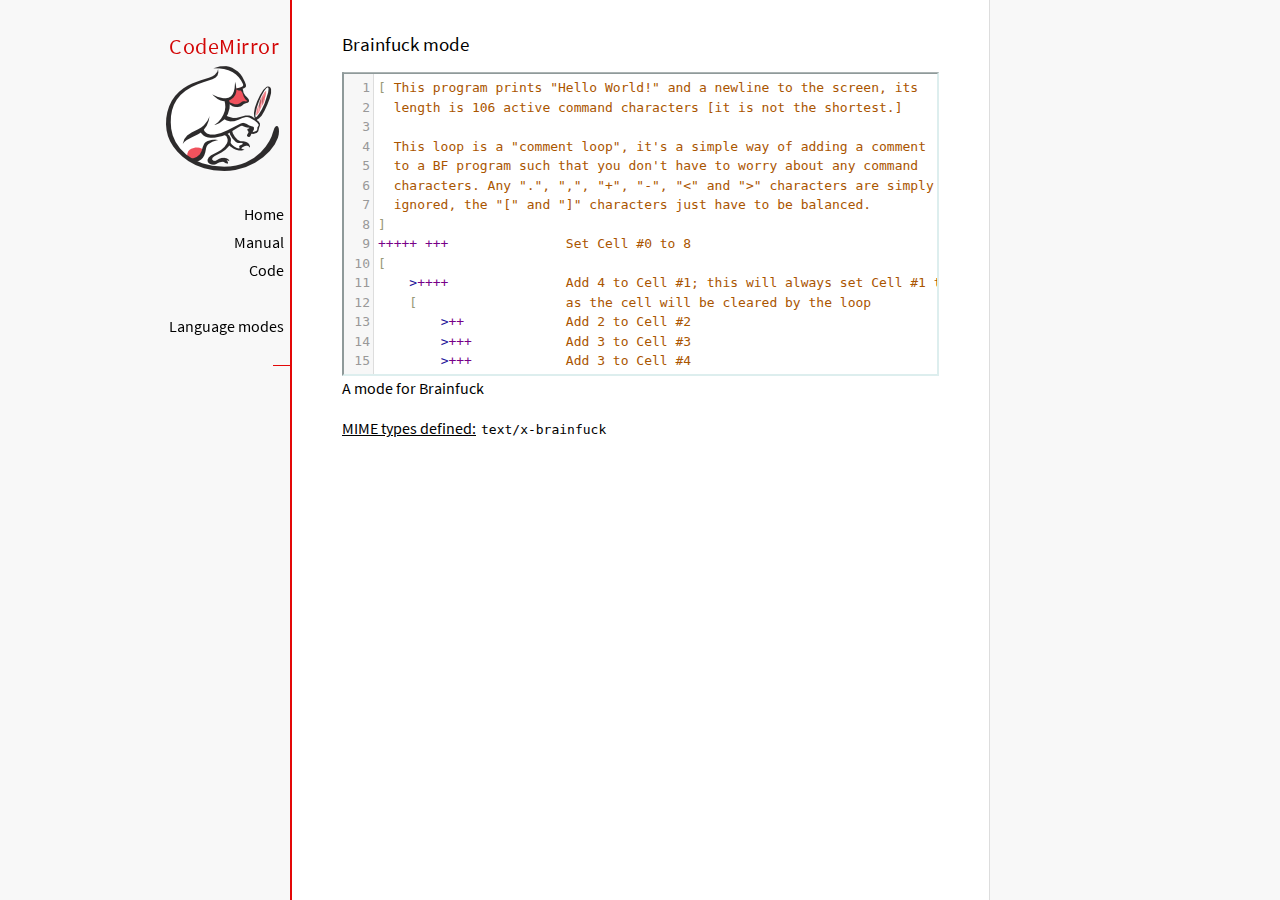
<file: online_python_school/website/static/website/codemirror/mode/brainfuck/index.html>
<!doctype html>

<title>CodeMirror: Brainfuck mode</title>
<meta charset="utf-8"/>
<link rel=stylesheet href="../../doc/docs.css">

<link rel="stylesheet" href="../../lib/codemirror.css">
<script src="../../lib/codemirror.js"></script>
<script src="../../addon/edit/matchbrackets.js"></script>
<script src="./brainfuck.js"></script>
<style>
	.CodeMirror { border: 2px inset #dee; }
    </style>
<div id=nav>
  <a href="https://codemirror.net/5"><h1>CodeMirror</h1><img id=logo src="../../doc/logo.png" alt=""></a>

  <ul>
    <li><a href="../../index.html">Home</a>
    <li><a href="../../doc/manual.html">Manual</a>
    <li><a href="https://github.com/codemirror/codemirror5">Code</a>
  </ul>
  <ul>
    <li><a href="../index.html">Language modes</a>
    <li><a class=active href="#"></a>
  </ul>
</div>

<article>
<h2>Brainfuck mode</h2>
<form><textarea id="code" name="code">
[ This program prints "Hello World!" and a newline to the screen, its
  length is 106 active command characters [it is not the shortest.]

  This loop is a "comment loop", it's a simple way of adding a comment
  to a BF program such that you don't have to worry about any command
  characters. Any ".", ",", "+", "-", "&lt;" and "&gt;" characters are simply
  ignored, the "[" and "]" characters just have to be balanced.
]
+++++ +++               Set Cell #0 to 8
[
    &gt;++++               Add 4 to Cell #1; this will always set Cell #1 to 4
    [                   as the cell will be cleared by the loop
        &gt;++             Add 2 to Cell #2
        &gt;+++            Add 3 to Cell #3
        &gt;+++            Add 3 to Cell #4
        &gt;+              Add 1 to Cell #5
        &lt;&lt;&lt;&lt;-           Decrement the loop counter in Cell #1
    ]                   Loop till Cell #1 is zero; number of iterations is 4
    &gt;+                  Add 1 to Cell #2
    &gt;+                  Add 1 to Cell #3
    &gt;-                  Subtract 1 from Cell #4
    &gt;&gt;+                 Add 1 to Cell #6
    [&lt;]                 Move back to the first zero cell you find; this will
                        be Cell #1 which was cleared by the previous loop
    &lt;-                  Decrement the loop Counter in Cell #0
]                       Loop till Cell #0 is zero; number of iterations is 8

The result of this is:
Cell No :   0   1   2   3   4   5   6
Contents:   0   0  72 104  88  32   8
Pointer :   ^

&gt;&gt;.                     Cell #2 has value 72 which is 'H'
&gt;---.                   Subtract 3 from Cell #3 to get 101 which is 'e'
+++++++..+++.           Likewise for 'llo' from Cell #3
&gt;&gt;.                     Cell #5 is 32 for the space
&lt;-.                     Subtract 1 from Cell #4 for 87 to give a 'W'
&lt;.                      Cell #3 was set to 'o' from the end of 'Hello'
+++.------.--------.    Cell #3 for 'rl' and 'd'
&gt;&gt;+.                    Add 1 to Cell #5 gives us an exclamation point
&gt;++.                    And finally a newline from Cell #6
</textarea></form>

    <script>
      var editor = CodeMirror.fromTextArea(document.getElementById("code"), {
        lineNumbers: true,
        matchBrackets: true,
        mode: "text/x-brainfuck"
      });
    </script>

    <p>A mode for Brainfuck</p>

    <p><strong>MIME types defined:</strong> <code>text/x-brainfuck</code></p>
  </article>
</file>
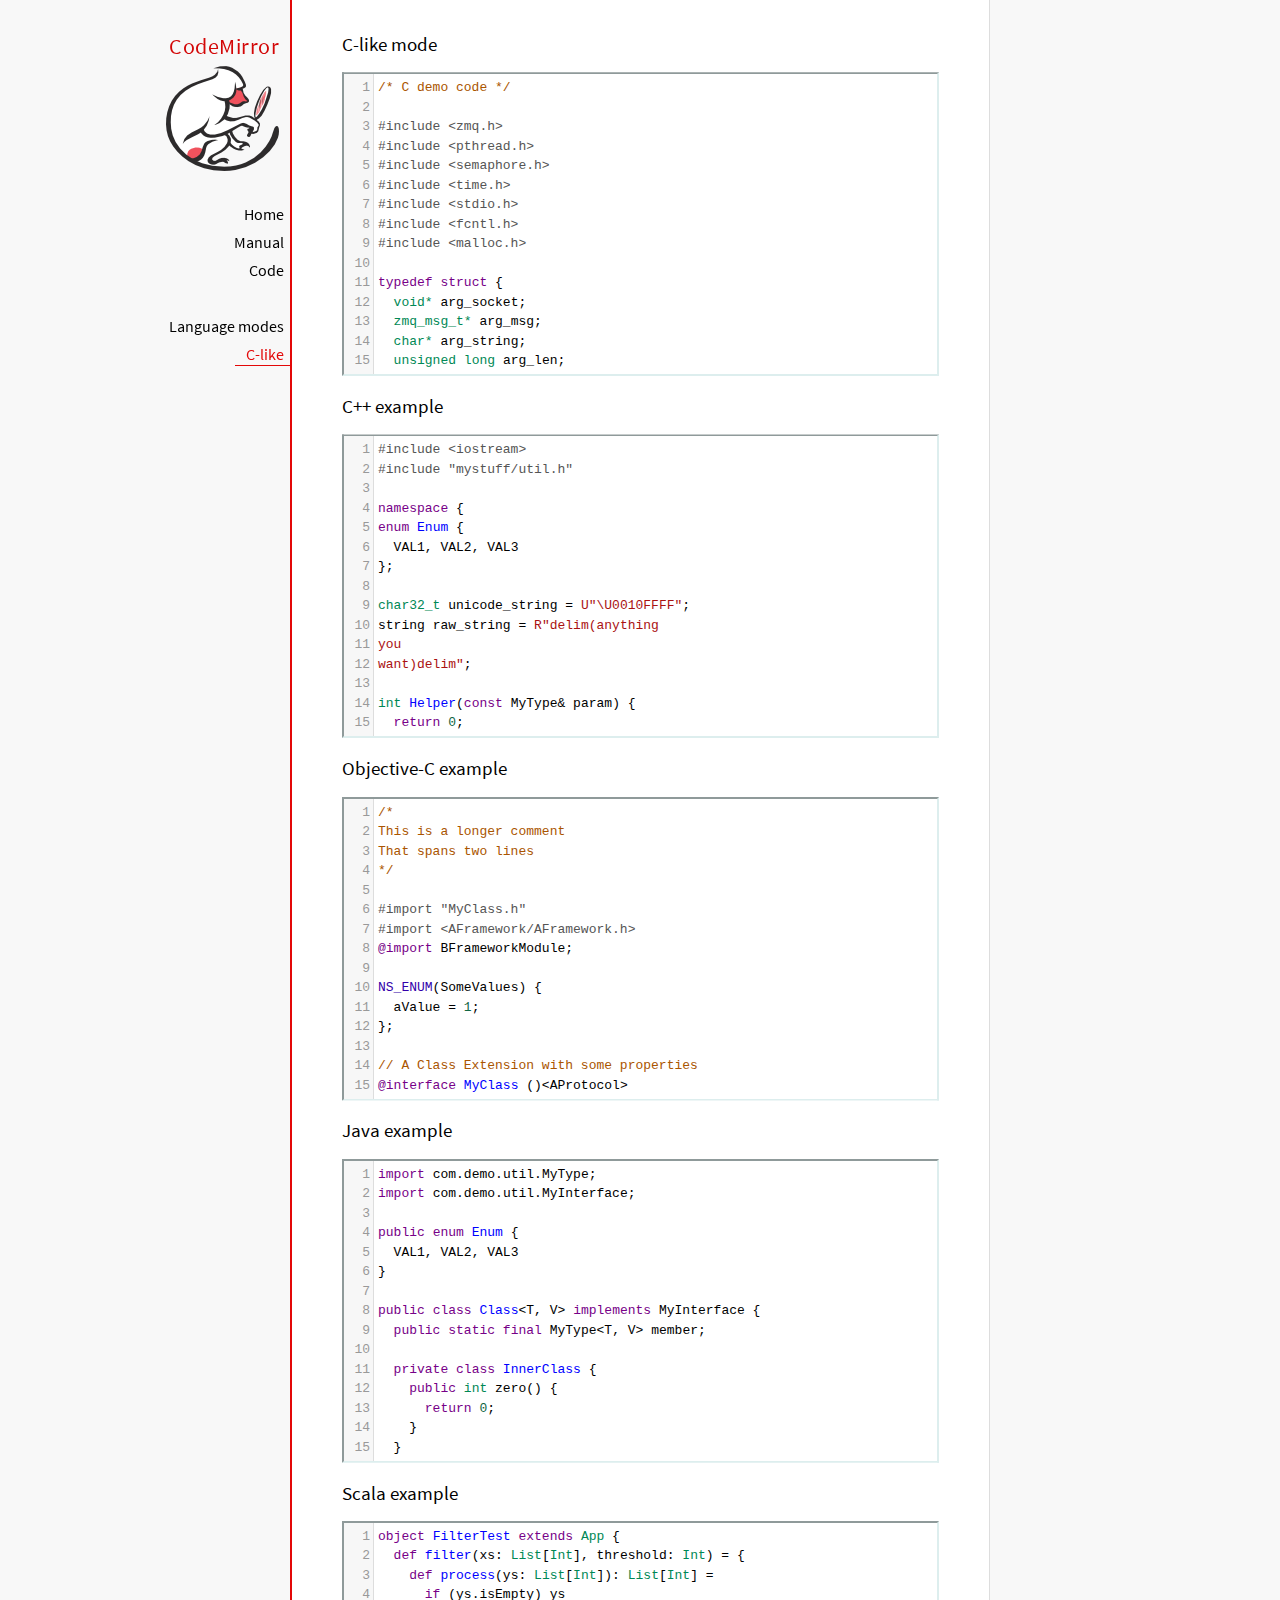
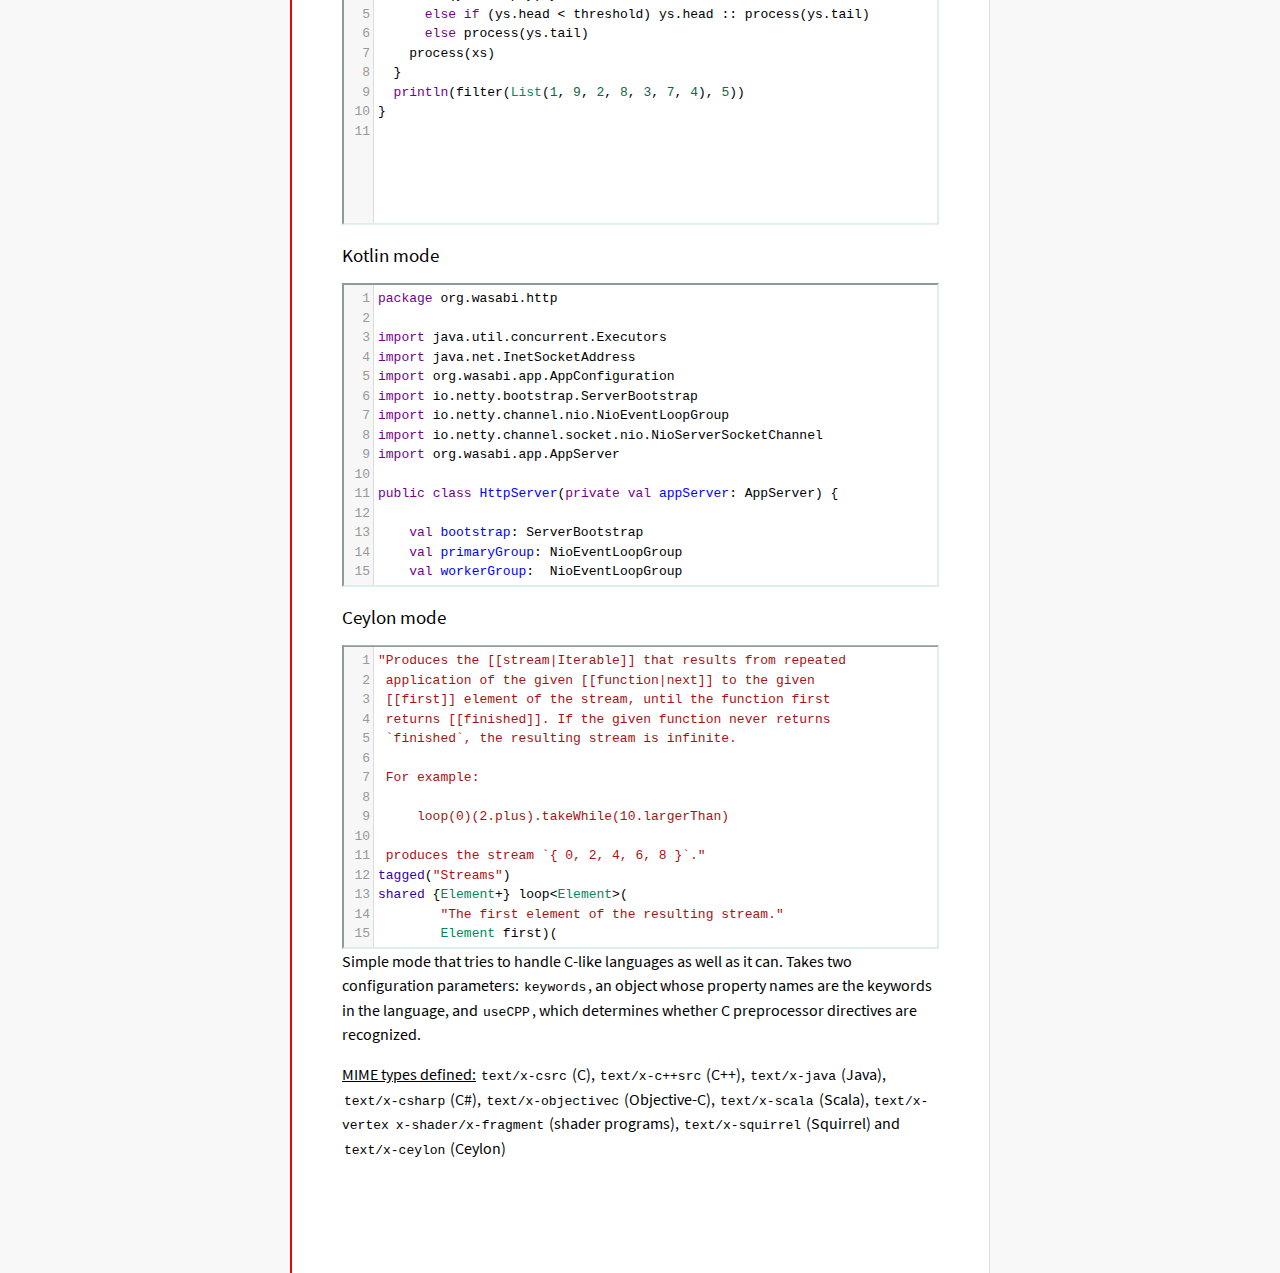
<file: online_python_school/website/static/website/codemirror/mode/clike/index.html>
<!doctype html>

<title>CodeMirror: C-like mode</title>
<meta charset="utf-8"/>
<link rel=stylesheet href="../../doc/docs.css">

<link rel="stylesheet" href="../../lib/codemirror.css">
<script src="../../lib/codemirror.js"></script>
<script src="../../addon/edit/matchbrackets.js"></script>
<link rel="stylesheet" href="../../addon/hint/show-hint.css">
<script src="../../addon/hint/show-hint.js"></script>
<script src="clike.js"></script>
<style>.CodeMirror {border: 2px inset #dee;}</style>
<div id=nav>
  <a href="https://codemirror.net/5"><h1>CodeMirror</h1><img id=logo src="../../doc/logo.png" alt=""></a>

  <ul>
    <li><a href="../../index.html">Home</a>
    <li><a href="../../doc/manual.html">Manual</a>
    <li><a href="https://github.com/codemirror/codemirror5">Code</a>
  </ul>
  <ul>
    <li><a href="../index.html">Language modes</a>
    <li><a class=active href="#">C-like</a>
  </ul>
</div>

<article>
<h2>C-like mode</h2>

<div><textarea id="c-code">
/* C demo code */

#include <zmq.h>
#include <pthread.h>
#include <semaphore.h>
#include <time.h>
#include <stdio.h>
#include <fcntl.h>
#include <malloc.h>

typedef struct {
  void* arg_socket;
  zmq_msg_t* arg_msg;
  char* arg_string;
  unsigned long arg_len;
  int arg_int, arg_command;

  int signal_fd;
  int pad;
  void* context;
  sem_t sem;
} acl_zmq_context;

#define p(X) (context->arg_##X)

void* zmq_thread(void* context_pointer) {
  acl_zmq_context* context = (acl_zmq_context*)context_pointer;
  char ok = 'K', err = 'X';
  int res;

  while (1) {
    while ((res = sem_wait(&amp;context->sem)) == EINTR);
    if (res) {write(context->signal_fd, &amp;err, 1); goto cleanup;}
    switch(p(command)) {
    case 0: goto cleanup;
    case 1: p(socket) = zmq_socket(context->context, p(int)); break;
    case 2: p(int) = zmq_close(p(socket)); break;
    case 3: p(int) = zmq_bind(p(socket), p(string)); break;
    case 4: p(int) = zmq_connect(p(socket), p(string)); break;
    case 5: p(int) = zmq_getsockopt(p(socket), p(int), (void*)p(string), &amp;p(len)); break;
    case 6: p(int) = zmq_setsockopt(p(socket), p(int), (void*)p(string), p(len)); break;
    case 7: p(int) = zmq_send(p(socket), p(msg), p(int)); break;
    case 8: p(int) = zmq_recv(p(socket), p(msg), p(int)); break;
    case 9: p(int) = zmq_poll(p(socket), p(int), p(len)); break;
    }
    p(command) = errno;
    write(context->signal_fd, &amp;ok, 1);
  }
 cleanup:
  close(context->signal_fd);
  free(context_pointer);
  return 0;
}

void* zmq_thread_init(void* zmq_context, int signal_fd) {
  acl_zmq_context* context = malloc(sizeof(acl_zmq_context));
  pthread_t thread;

  context->context = zmq_context;
  context->signal_fd = signal_fd;
  sem_init(&amp;context->sem, 1, 0);
  pthread_create(&amp;thread, 0, &amp;zmq_thread, context);
  pthread_detach(thread);
  return context;
}
</textarea></div>

<h2>C++ example</h2>

<div><textarea id="cpp-code">
#include <iostream>
#include "mystuff/util.h"

namespace {
enum Enum {
  VAL1, VAL2, VAL3
};

char32_t unicode_string = U"\U0010FFFF";
string raw_string = R"delim(anything
you
want)delim";

int Helper(const MyType& param) {
  return 0;
}
} // namespace

class ForwardDec;

template <class T, class V>
class Class : public BaseClass {
  const MyType<T, V> member_;

 public:
  const MyType<T, V>& Method() const {
    return member_;
  }

  void Method2(MyType<T, V>* value);
}

template <class T, class V>
void Class::Method2(MyType<T, V>* value) {
  std::out << 1 >> method();
  value->Method3(member_);
  member_ = value;
}
</textarea></div>

<h2>Objective-C example</h2>

<div><textarea id="objectivec-code">
/*
This is a longer comment
That spans two lines
*/

#import "MyClass.h"
#import <AFramework/AFramework.h>
@import BFrameworkModule;

NS_ENUM(SomeValues) {
  aValue = 1;
};

// A Class Extension with some properties
@interface MyClass ()<AProtocol>
@property(atomic, readwrite, assign) NSInteger anInt;
@property(nonatomic, strong, nullable) NSString *aString;
@end

@implementation YourAppDelegate

- (instancetype)initWithString:(NSString *)aStringVar {
  if ((self = [super init])) {
    aString = aStringVar;
  }
  return self;
}

- (BOOL)doSomething:(float)progress {
  NSString *myString = @"This is a ObjC string %f ";
  myString = [[NSString stringWithFormat:myString, progress] stringByAppendingString:self.aString];
  return myString.length > 100 ? NO : YES;
}

@end
</textarea></div>

<h2>Java example</h2>

<div><textarea id="java-code">
import com.demo.util.MyType;
import com.demo.util.MyInterface;

public enum Enum {
  VAL1, VAL2, VAL3
}

public class Class<T, V> implements MyInterface {
  public static final MyType<T, V> member;
  
  private class InnerClass {
    public int zero() {
      return 0;
    }
  }

  @Override
  public MyType method() {
    return member;
  }

  public void method2(MyType<T, V> value) {
    method();
    value.method3();
    member = value;
  }
}
</textarea></div>

<h2>Scala example</h2>

<div><textarea id="scala-code">
object FilterTest extends App {
  def filter(xs: List[Int], threshold: Int) = {
    def process(ys: List[Int]): List[Int] =
      if (ys.isEmpty) ys
      else if (ys.head < threshold) ys.head :: process(ys.tail)
      else process(ys.tail)
    process(xs)
  }
  println(filter(List(1, 9, 2, 8, 3, 7, 4), 5))
}
</textarea></div>

<h2>Kotlin mode</h2>

<div><textarea id="kotlin-code">
package org.wasabi.http

import java.util.concurrent.Executors
import java.net.InetSocketAddress
import org.wasabi.app.AppConfiguration
import io.netty.bootstrap.ServerBootstrap
import io.netty.channel.nio.NioEventLoopGroup
import io.netty.channel.socket.nio.NioServerSocketChannel
import org.wasabi.app.AppServer

public class HttpServer(private val appServer: AppServer) {

    val bootstrap: ServerBootstrap
    val primaryGroup: NioEventLoopGroup
    val workerGroup:  NioEventLoopGroup

    init {
        // Define worker groups
        primaryGroup = NioEventLoopGroup()
        workerGroup = NioEventLoopGroup()

        // Initialize bootstrap of server
        bootstrap = ServerBootstrap()

        bootstrap.group(primaryGroup, workerGroup)
        bootstrap.channel(javaClass<NioServerSocketChannel>())
        bootstrap.childHandler(NettyPipelineInitializer(appServer))
    }

    public fun start(wait: Boolean = true) {
        val channel = bootstrap.bind(appServer.configuration.port)?.sync()?.channel()

        if (wait) {
            channel?.closeFuture()?.sync()
        }
    }

    public fun stop() {
        // Shutdown all event loops
        primaryGroup.shutdownGracefully()
        workerGroup.shutdownGracefully()

        // Wait till all threads are terminated
        primaryGroup.terminationFuture().sync()
        workerGroup.terminationFuture().sync()
    }
}
</textarea></div>

<h2>Ceylon mode</h2>

<div><textarea id="ceylon-code">
"Produces the [[stream|Iterable]] that results from repeated
 application of the given [[function|next]] to the given
 [[first]] element of the stream, until the function first
 returns [[finished]]. If the given function never returns 
 `finished`, the resulting stream is infinite.

 For example:

     loop(0)(2.plus).takeWhile(10.largerThan)

 produces the stream `{ 0, 2, 4, 6, 8 }`."
tagged("Streams")
shared {Element+} loop&lt;Element&gt;(
        "The first element of the resulting stream."
        Element first)(
        "The function that produces the next element of the
         stream, given the current element. The function may
         return [[finished]] to indicate the end of the 
         stream."
        Element|Finished next(Element element))
    =&gt; let (start = first)
    object satisfies {Element+} {
        first =&gt; start;
        empty =&gt; false;
        function nextElement(Element element)
                =&gt; next(element);
        iterator()
                =&gt; object satisfies Iterator&lt;Element&gt; {
            variable Element|Finished current = start;
            shared actual Element|Finished next() {
                if (!is Finished result = current) {
                    current = nextElement(result);
                    return result;
                }
                else {
                    return finished;
                }
            }
        };
    };
</textarea></div>

    <script>
      var cEditor = CodeMirror.fromTextArea(document.getElementById("c-code"), {
        lineNumbers: true,
        matchBrackets: true,
        mode: "text/x-csrc"
      });
      var cppEditor = CodeMirror.fromTextArea(document.getElementById("cpp-code"), {
        lineNumbers: true,
        matchBrackets: true,
        mode: "text/x-c++src"
      });
      var javaEditor = CodeMirror.fromTextArea(document.getElementById("java-code"), {
        lineNumbers: true,
        matchBrackets: true,
        mode: "text/x-java"
      });
      var objectivecEditor = CodeMirror.fromTextArea(document.getElementById("objectivec-code"), {
        lineNumbers: true,
        matchBrackets: true,
        mode: "text/x-objectivec"
      });
      var scalaEditor = CodeMirror.fromTextArea(document.getElementById("scala-code"), {
        lineNumbers: true,
        matchBrackets: true,
        mode: "text/x-scala"
      });
      var kotlinEditor = CodeMirror.fromTextArea(document.getElementById("kotlin-code"), {
          lineNumbers: true,
          matchBrackets: true,
          mode: "text/x-kotlin"
      });
      var ceylonEditor = CodeMirror.fromTextArea(document.getElementById("ceylon-code"), {
          lineNumbers: true,
          matchBrackets: true,
          mode: "text/x-ceylon"
      });
      var mac = CodeMirror.keyMap.default == CodeMirror.keyMap.macDefault;
      CodeMirror.keyMap.default[(mac ? "Cmd" : "Ctrl") + "-Space"] = "autocomplete";
    </script>

    <p>Simple mode that tries to handle C-like languages as well as it
    can. Takes two configuration parameters: <code>keywords</code>, an
    object whose property names are the keywords in the language,
    and <code>useCPP</code>, which determines whether C preprocessor
    directives are recognized.</p>

    <p><strong>MIME types defined:</strong> <code>text/x-csrc</code>
    (C), <code>text/x-c++src</code> (C++), <code>text/x-java</code>
    (Java), <code>text/x-csharp</code> (C#),
    <code>text/x-objectivec</code> (Objective-C),
    <code>text/x-scala</code> (Scala), <code>text/x-vertex</code>
    <code>x-shader/x-fragment</code> (shader programs),
    <code>text/x-squirrel</code> (Squirrel) and
    <code>text/x-ceylon</code> (Ceylon)</p>
</article>
</file>
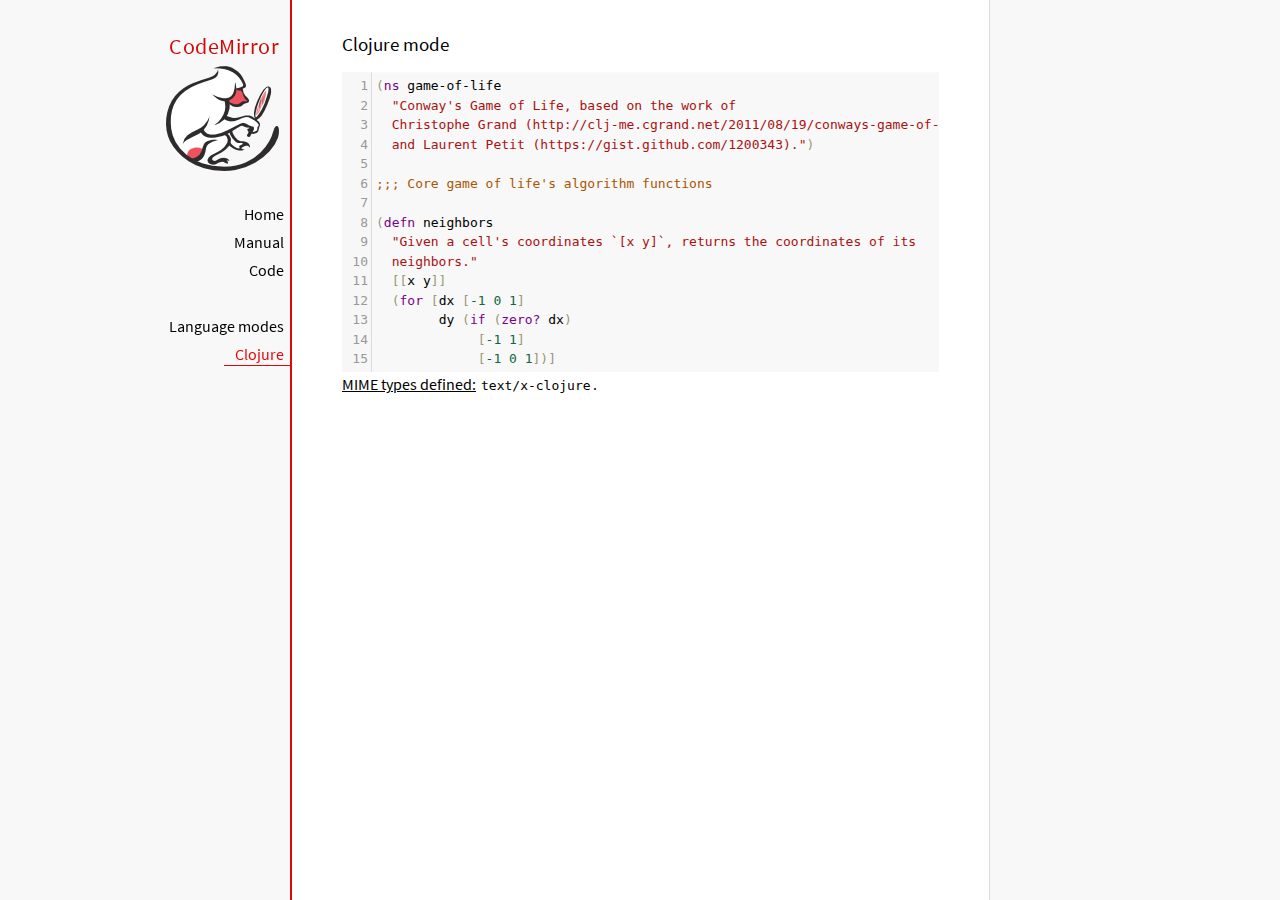
<file: online_python_school/website/static/website/codemirror/mode/clojure/index.html>
<!doctype html>

<title>CodeMirror: Clojure mode</title>
<meta charset="utf-8"/>
<link rel=stylesheet href="../../doc/docs.css">

<link rel="stylesheet" href="../../lib/codemirror.css">
<script src="../../lib/codemirror.js"></script>
<script src="../../addon/edit/closebrackets.js"></script>
<script src="../../addon/edit/matchbrackets.js"></script>
<script src="clojure.js"></script>
<style>.CodeMirror {background: #f8f8f8;}</style>
<div id=nav>
  <a href="https://codemirror.net/5"><h1>CodeMirror</h1><img id=logo src="../../doc/logo.png" alt=""></a>

  <ul>
    <li><a href="../../index.html">Home</a>
    <li><a href="../../doc/manual.html">Manual</a>
    <li><a href="https://github.com/codemirror/codemirror5">Code</a>
  </ul>
  <ul>
    <li><a href="../index.html">Language modes</a>
    <li><a class=active href="#">Clojure</a>
  </ul>
</div>

<article>
<h2>Clojure mode</h2>
<form><textarea id="code" name="code">
(ns game-of-life
  "Conway's Game of Life, based on the work of
  Christophe Grand (http://clj-me.cgrand.net/2011/08/19/conways-game-of-life)
  and Laurent Petit (https://gist.github.com/1200343).")

;;; Core game of life's algorithm functions

(defn neighbors
  "Given a cell's coordinates `[x y]`, returns the coordinates of its
  neighbors."
  [[x y]]
  (for [dx [-1 0 1]
        dy (if (zero? dx)
             [-1 1]
             [-1 0 1])]
    [(+ dx x) (+ dy y)]))

(defn step
  "Given a set of living `cells`, computes the new set of living cells."
  [cells]
  (set (for [[cell n] (frequencies (mapcat neighbors cells))
             :when (or (= n 3)
                       (and (= n 2)
                            (cells cell)))]
         cell)))

;;; Utility methods for displaying game on a text terminal

(defn print-grid
  "Prints a `grid` of `w` columns and `h` rows, on *out*, representing a
  step in the game."
  [grid w h]
  (doseq [x (range (inc w))
          y (range (inc h))]
    (when (= y 0) (println))
    (print (if (grid [x y])
             "[X]"
             " . "))))

(defn print-grids
  "Prints a sequence of `grids` of `w` columns and `h` rows on *out*,
  representing several steps."
  [grids w h]
  (doseq [grid grids]
    (print-grid grid w h)
    (println)))

;;; Launches an example grid

(def grid
  "`grid` represents the initial set of living cells"
  #{[2 1] [2 2] [2 3]})

(print-grids (take 3 (iterate step grid)) 5 5)</textarea></form>
    <script>
      var editor = CodeMirror.fromTextArea(document.getElementById("code"), {
          autoCloseBrackets: true,
          lineNumbers: true,
          matchBrackets: true,
          mode: 'text/x-clojure'
      });
    </script>

    <p><strong>MIME types defined:</strong> <code>text/x-clojure</code>.</p>

  </article>
</file>
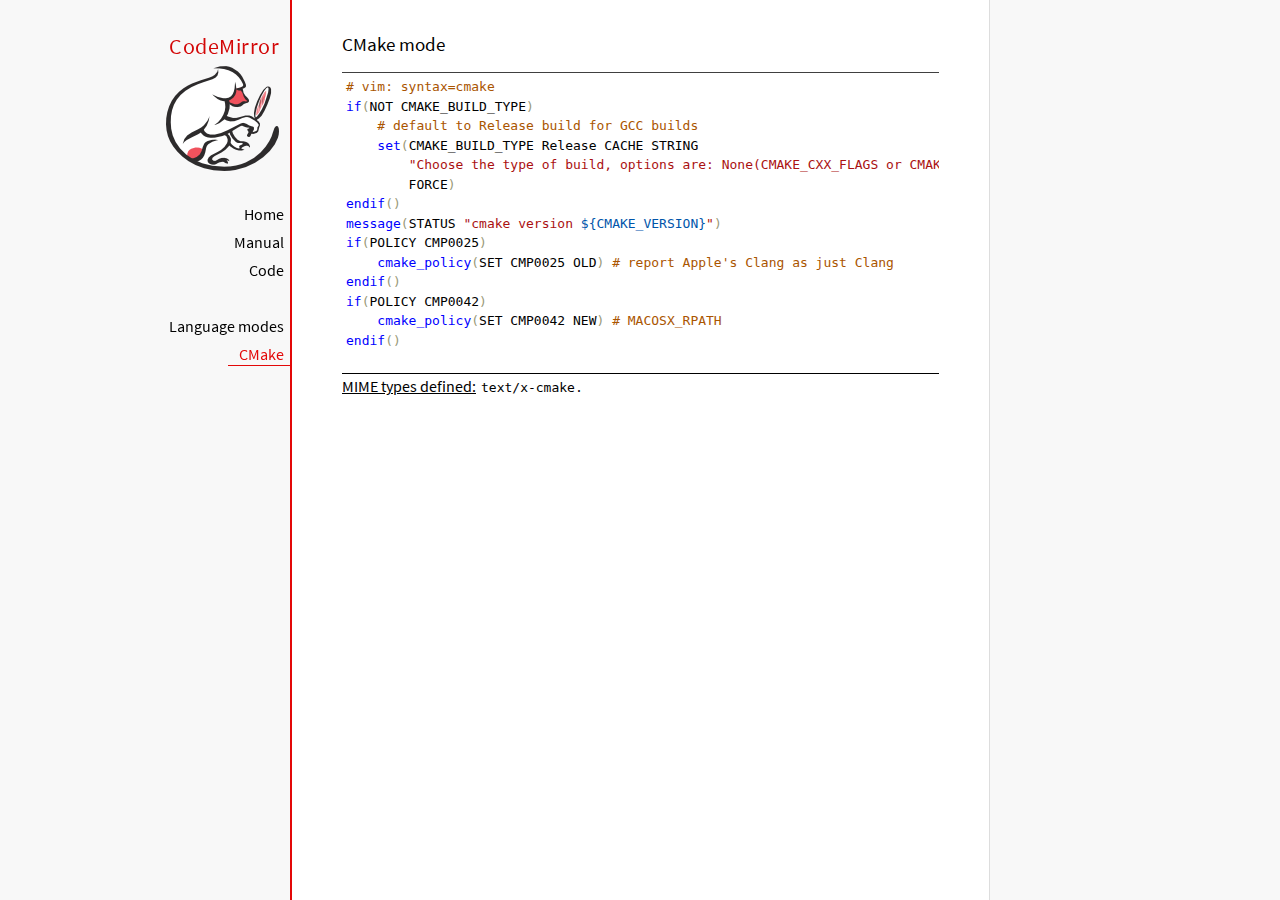
<file: online_python_school/website/static/website/codemirror/mode/cmake/index.html>
<!doctype html>

<title>CodeMirror: CMake mode</title>
<meta charset="utf-8"/>
<link rel=stylesheet href="../../doc/docs.css">

<link rel="stylesheet" href="../../lib/codemirror.css">
<script src="../../lib/codemirror.js"></script>
<script src="../../addon/edit/matchbrackets.js"></script>
<script src="cmake.js"></script>
<style>
      .CodeMirror {border-top: 1px solid black; border-bottom: 1px solid black;}
      .cm-s-default span.cm-arrow { color: red; }
    </style>
<div id=nav>
  <a href="https://codemirror.net/5"><h1>CodeMirror</h1><img id=logo src="../../doc/logo.png" alt=""></a>

  <ul>
    <li><a href="../../index.html">Home</a>
    <li><a href="../../doc/manual.html">Manual</a>
    <li><a href="https://github.com/codemirror/codemirror5">Code</a>
  </ul>
  <ul>
    <li><a href="../index.html">Language modes</a>
    <li><a class=active href="#">CMake</a>
  </ul>
</div>

<article>
<h2>CMake mode</h2>
<form><textarea id="code" name="code">
# vim: syntax=cmake
if(NOT CMAKE_BUILD_TYPE)
    # default to Release build for GCC builds
    set(CMAKE_BUILD_TYPE Release CACHE STRING
        "Choose the type of build, options are: None(CMAKE_CXX_FLAGS or CMAKE_C_FLAGS used) Debug Release RelWithDebInfo MinSizeRel."
        FORCE)
endif()
message(STATUS "cmake version ${CMAKE_VERSION}")
if(POLICY CMP0025)
    cmake_policy(SET CMP0025 OLD) # report Apple's Clang as just Clang
endif()
if(POLICY CMP0042)
    cmake_policy(SET CMP0042 NEW) # MACOSX_RPATH
endif()

project (x265)
cmake_minimum_required (VERSION 2.8.8) # OBJECT libraries require 2.8.8
include(CheckIncludeFiles)
include(CheckFunctionExists)
include(CheckSymbolExists)
include(CheckCXXCompilerFlag)

# X265_BUILD must be incremented each time the public API is changed
set(X265_BUILD 48)
configure_file("${PROJECT_SOURCE_DIR}/x265.def.in"
               "${PROJECT_BINARY_DIR}/x265.def")
configure_file("${PROJECT_SOURCE_DIR}/x265_config.h.in"
               "${PROJECT_BINARY_DIR}/x265_config.h")

SET(CMAKE_MODULE_PATH "${PROJECT_SOURCE_DIR}/cmake" "${CMAKE_MODULE_PATH}")

# System architecture detection
string(TOLOWER "${CMAKE_SYSTEM_PROCESSOR}" SYSPROC)
set(X86_ALIASES x86 i386 i686 x86_64 amd64)
list(FIND X86_ALIASES "${SYSPROC}" X86MATCH)
if("${SYSPROC}" STREQUAL "" OR X86MATCH GREATER "-1")
    message(STATUS "Detected x86 target processor")
    set(X86 1)
    add_definitions(-DX265_ARCH_X86=1)
    if("${CMAKE_SIZEOF_VOID_P}" MATCHES 8)
        set(X64 1)
        add_definitions(-DX86_64=1)
    endif()
elseif(${SYSPROC} STREQUAL "armv6l")
    message(STATUS "Detected ARM target processor")
    set(ARM 1)
    add_definitions(-DX265_ARCH_ARM=1 -DHAVE_ARMV6=1)
else()
    message(STATUS "CMAKE_SYSTEM_PROCESSOR value `${CMAKE_SYSTEM_PROCESSOR}` is unknown")
    message(STATUS "Please add this value near ${CMAKE_CURRENT_LIST_FILE}:${CMAKE_CURRENT_LIST_LINE}")
endif()

if(UNIX)
    list(APPEND PLATFORM_LIBS pthread)
    find_library(LIBRT rt)
    if(LIBRT)
        list(APPEND PLATFORM_LIBS rt)
    endif()
    find_package(Numa)
    if(NUMA_FOUND)
        list(APPEND CMAKE_REQUIRED_LIBRARIES ${NUMA_LIBRARY})
        check_symbol_exists(numa_node_of_cpu numa.h NUMA_V2)
        if(NUMA_V2)
            add_definitions(-DHAVE_LIBNUMA)
            message(STATUS "libnuma found, building with support for NUMA nodes")
            list(APPEND PLATFORM_LIBS ${NUMA_LIBRARY})
            link_directories(${NUMA_LIBRARY_DIR})
            include_directories(${NUMA_INCLUDE_DIR})
        endif()
    endif()
    mark_as_advanced(LIBRT NUMA_FOUND)
endif(UNIX)

if(X64 AND NOT WIN32)
    option(ENABLE_PIC "Enable Position Independent Code" ON)
else()
    option(ENABLE_PIC "Enable Position Independent Code" OFF)
endif(X64 AND NOT WIN32)

# Compiler detection
if(CMAKE_GENERATOR STREQUAL "Xcode")
  set(XCODE 1)
endif()
if (APPLE)
  add_definitions(-DMACOS)
endif()
</textarea></form>
    <script>
      var editor = CodeMirror.fromTextArea(document.getElementById("code"), {
        mode: "text/x-cmake",
        matchBrackets: true,
        indentUnit: 4
      });
    </script>

    <p><strong>MIME types defined:</strong> <code>text/x-cmake</code>.</p>

  </article>
</file>
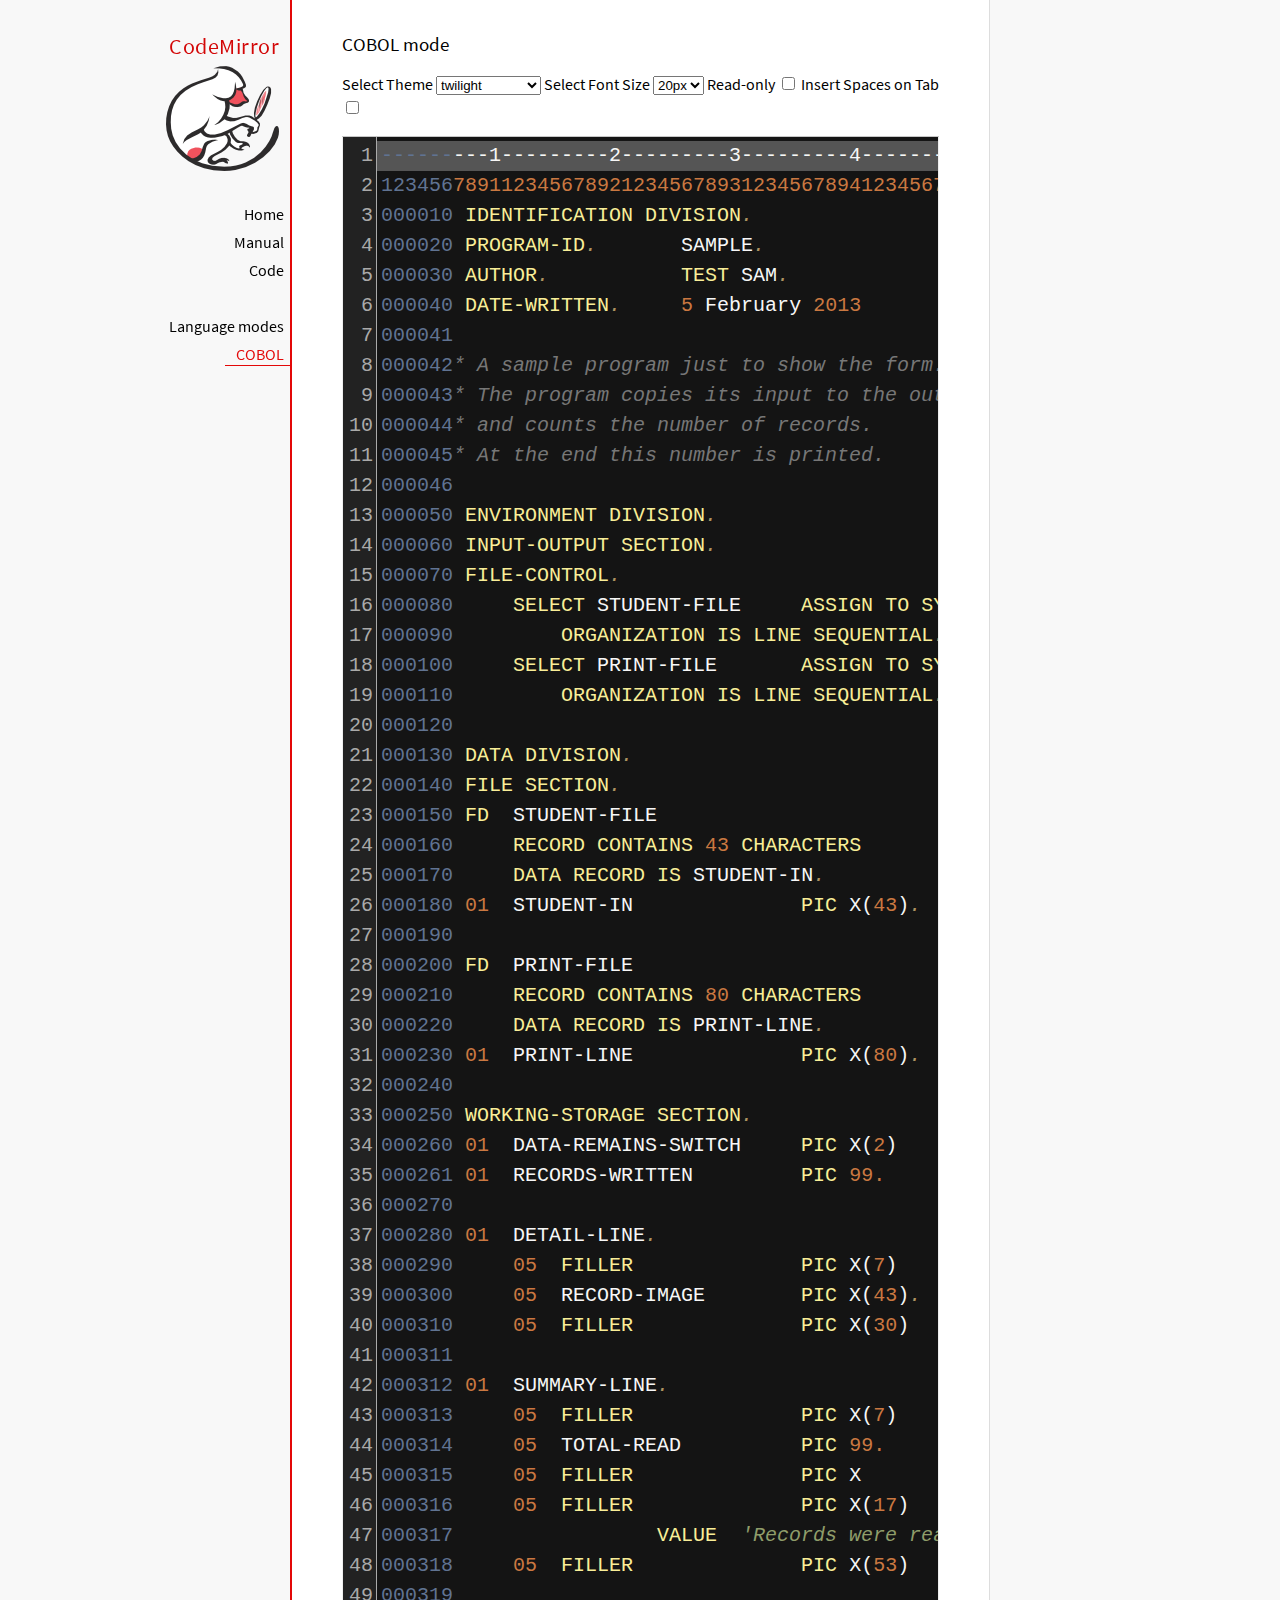
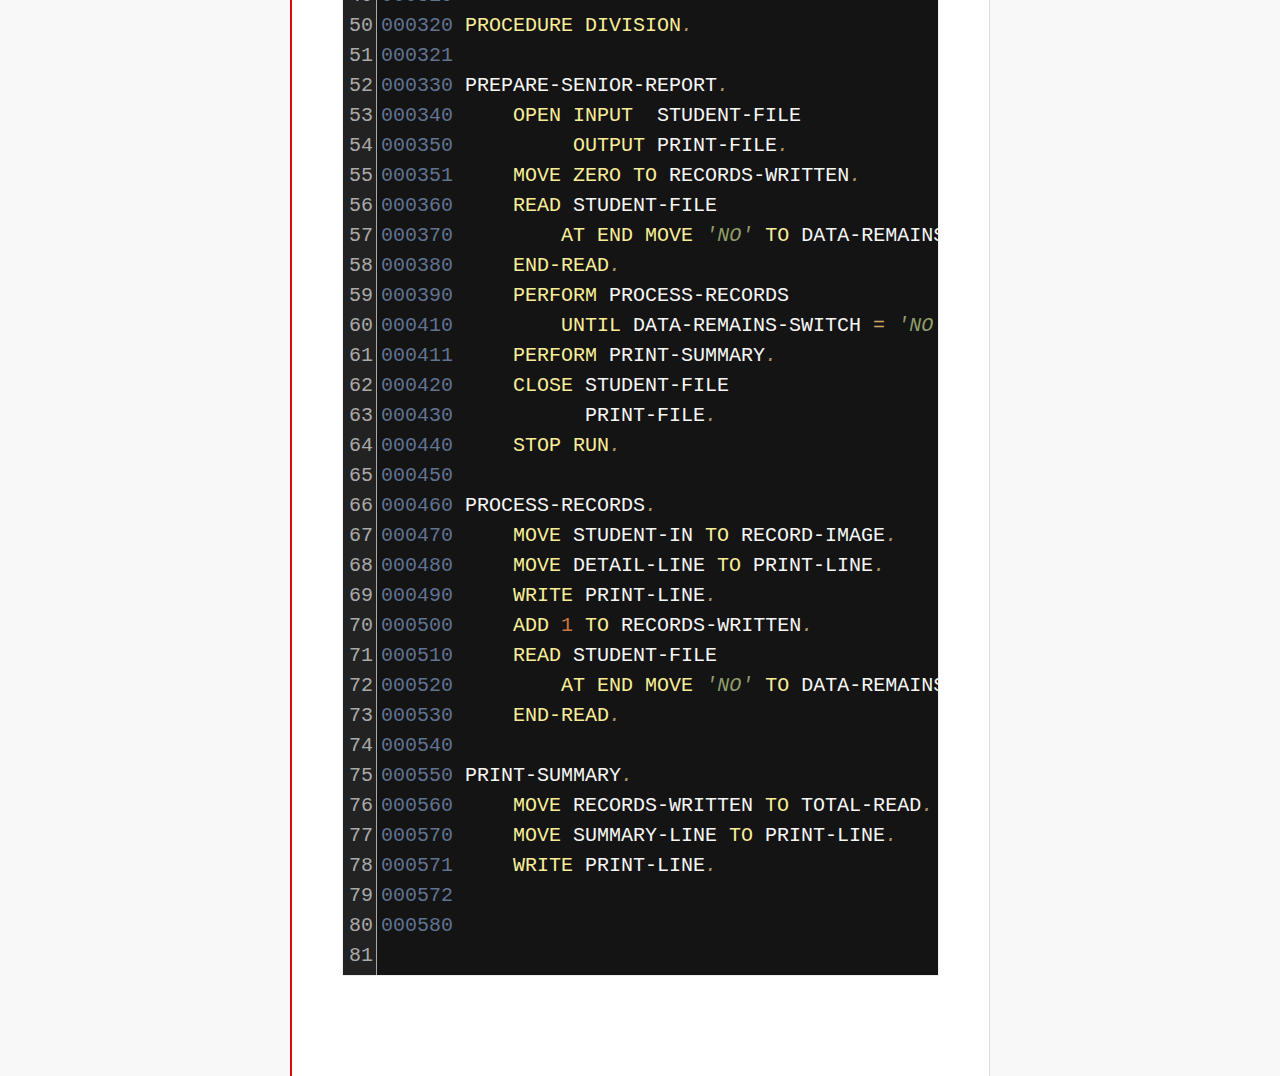
<file: online_python_school/website/static/website/codemirror/mode/cobol/index.html>
<!doctype html>

<title>CodeMirror: COBOL mode</title>
<meta charset="utf-8"/>
<link rel=stylesheet href="../../doc/docs.css">

<link rel="stylesheet" href="../../lib/codemirror.css">
<link rel="stylesheet" href="../../theme/neat.css">
<link rel="stylesheet" href="../../theme/elegant.css">
<link rel="stylesheet" href="../../theme/erlang-dark.css">
<link rel="stylesheet" href="../../theme/night.css">
<link rel="stylesheet" href="../../theme/monokai.css">
<link rel="stylesheet" href="../../theme/cobalt.css">
<link rel="stylesheet" href="../../theme/eclipse.css">
<link rel="stylesheet" href="../../theme/rubyblue.css">
<link rel="stylesheet" href="../../theme/lesser-dark.css">
<link rel="stylesheet" href="../../theme/xq-dark.css">
<link rel="stylesheet" href="../../theme/xq-light.css">
<link rel="stylesheet" href="../../theme/ambiance.css">
<link rel="stylesheet" href="../../theme/blackboard.css">
<link rel="stylesheet" href="../../theme/vibrant-ink.css">
<link rel="stylesheet" href="../../theme/solarized.css">
<link rel="stylesheet" href="../../theme/twilight.css">
<link rel="stylesheet" href="../../theme/midnight.css">
<link rel="stylesheet" href="../../addon/dialog/dialog.css">
<script src="../../lib/codemirror.js"></script>
<script src="../../addon/edit/matchbrackets.js"></script>
<script src="cobol.js"></script>
<script src="../../addon/selection/active-line.js"></script>
<script src="../../addon/search/search.js"></script>
<script src="../../addon/dialog/dialog.js"></script>
<script src="../../addon/search/searchcursor.js"></script>
<style>
        .CodeMirror {
          border: 1px solid #eee;
          font-size : 20px;
          height : auto !important;
        }
        .CodeMirror-activeline-background {background: #555555 !important;}
    </style>
<div id=nav>
  <a href="https://codemirror.net/5"><h1>CodeMirror</h1><img id=logo src="../../doc/logo.png" alt=""></a>

  <ul>
    <li><a href="../../index.html">Home</a>
    <li><a href="../../doc/manual.html">Manual</a>
    <li><a href="https://github.com/codemirror/codemirror5">Code</a>
  </ul>
  <ul>
    <li><a href="../index.html">Language modes</a>
    <li><a class=active href="#">COBOL</a>
  </ul>
</div>

<article>
<h2>COBOL mode</h2>

    <p> Select Theme <select onchange="selectTheme()" id="selectTheme">
        <option>default</option>
        <option>ambiance</option>
        <option>blackboard</option>
        <option>cobalt</option>
        <option>eclipse</option>
        <option>elegant</option>
        <option>erlang-dark</option>
        <option>lesser-dark</option>
        <option>midnight</option>
        <option>monokai</option>
        <option>neat</option>
        <option>night</option>
        <option>rubyblue</option>
        <option>solarized dark</option>
        <option>solarized light</option>
        <option selected>twilight</option>
        <option>vibrant-ink</option>
        <option>xq-dark</option>
        <option>xq-light</option>
    </select>    Select Font Size <select onchange="selectFontsize()" id="selectFontSize">
          <option value="13px">13px</option>
          <option value="14px">14px</option>
          <option value="16px">16px</option>
          <option value="18px">18px</option>
          <option value="20px" selected="selected">20px</option>
          <option value="24px">24px</option>
          <option value="26px">26px</option>
          <option value="28px">28px</option>
          <option value="30px">30px</option>
          <option value="32px">32px</option>
          <option value="34px">34px</option>
          <option value="36px">36px</option>
        </select>
<label for="checkBoxReadOnly">Read-only</label>
<input type="checkbox" id="checkBoxReadOnly" onchange="selectReadOnly()">
<label for="id_tabToIndentSpace">Insert Spaces on Tab</label>
<input type="checkbox" id="id_tabToIndentSpace" onchange="tabToIndentSpace()">
</p>
<textarea id="code" name="code">
---------1---------2---------3---------4---------5---------6---------7---------8
12345678911234567892123456789312345678941234567895123456789612345678971234567898
000010 IDENTIFICATION DIVISION.                                        MODTGHERE
000020 PROGRAM-ID.       SAMPLE.
000030 AUTHOR.           TEST SAM. 
000040 DATE-WRITTEN.     5 February 2013
000041
000042* A sample program just to show the form.
000043* The program copies its input to the output,
000044* and counts the number of records.
000045* At the end this number is printed.
000046
000050 ENVIRONMENT DIVISION.
000060 INPUT-OUTPUT SECTION.
000070 FILE-CONTROL.
000080     SELECT STUDENT-FILE     ASSIGN TO SYSIN
000090         ORGANIZATION IS LINE SEQUENTIAL.
000100     SELECT PRINT-FILE       ASSIGN TO SYSOUT
000110         ORGANIZATION IS LINE SEQUENTIAL.
000120
000130 DATA DIVISION.
000140 FILE SECTION.
000150 FD  STUDENT-FILE
000160     RECORD CONTAINS 43 CHARACTERS
000170     DATA RECORD IS STUDENT-IN.
000180 01  STUDENT-IN              PIC X(43).
000190
000200 FD  PRINT-FILE
000210     RECORD CONTAINS 80 CHARACTERS
000220     DATA RECORD IS PRINT-LINE.
000230 01  PRINT-LINE              PIC X(80).
000240
000250 WORKING-STORAGE SECTION.
000260 01  DATA-REMAINS-SWITCH     PIC X(2)      VALUE SPACES.
000261 01  RECORDS-WRITTEN         PIC 99.
000270
000280 01  DETAIL-LINE.
000290     05  FILLER              PIC X(7)      VALUE SPACES.
000300     05  RECORD-IMAGE        PIC X(43).
000310     05  FILLER              PIC X(30)     VALUE SPACES.
000311 
000312 01  SUMMARY-LINE.
000313     05  FILLER              PIC X(7)      VALUE SPACES.
000314     05  TOTAL-READ          PIC 99.
000315     05  FILLER              PIC X         VALUE SPACE.
000316     05  FILLER              PIC X(17)     
000317                 VALUE  'Records were read'.
000318     05  FILLER              PIC X(53)     VALUE SPACES.
000319
000320 PROCEDURE DIVISION.
000321
000330 PREPARE-SENIOR-REPORT.
000340     OPEN INPUT  STUDENT-FILE
000350          OUTPUT PRINT-FILE.
000351     MOVE ZERO TO RECORDS-WRITTEN.
000360     READ STUDENT-FILE
000370         AT END MOVE 'NO' TO DATA-REMAINS-SWITCH
000380     END-READ.
000390     PERFORM PROCESS-RECORDS
000410         UNTIL DATA-REMAINS-SWITCH = 'NO'.
000411     PERFORM PRINT-SUMMARY.
000420     CLOSE STUDENT-FILE
000430           PRINT-FILE.
000440     STOP RUN.
000450
000460 PROCESS-RECORDS.
000470     MOVE STUDENT-IN TO RECORD-IMAGE.
000480     MOVE DETAIL-LINE TO PRINT-LINE.
000490     WRITE PRINT-LINE.
000500     ADD 1 TO RECORDS-WRITTEN.
000510     READ STUDENT-FILE
000520         AT END MOVE 'NO' TO DATA-REMAINS-SWITCH
000530     END-READ. 
000540
000550 PRINT-SUMMARY.
000560     MOVE RECORDS-WRITTEN TO TOTAL-READ.
000570     MOVE SUMMARY-LINE TO PRINT-LINE.
000571     WRITE PRINT-LINE. 
000572
000580
</textarea>
    <script>
      var editor = CodeMirror.fromTextArea(document.getElementById("code"), {
        lineNumbers: true,
        matchBrackets: true,
        mode: "text/x-cobol",
        theme : "twilight",
        styleActiveLine: true,
        showCursorWhenSelecting : true,  
      });
      function selectTheme() {
        var themeInput = document.getElementById("selectTheme");
        var theme = themeInput.options[themeInput.selectedIndex].innerHTML;
        editor.setOption("theme", theme);
      }
      function selectFontsize() {
        var fontSizeInput = document.getElementById("selectFontSize");
        var fontSize = fontSizeInput.options[fontSizeInput.selectedIndex].innerHTML;
        editor.getWrapperElement().style.fontSize = fontSize;
        editor.refresh();
      }
      function selectReadOnly() {
        editor.setOption("readOnly", document.getElementById("checkBoxReadOnly").checked);
      }
      function tabToIndentSpace() {
        if (document.getElementById("id_tabToIndentSpace").checked) {
            editor.setOption("extraKeys", {Tab: function(cm) { cm.replaceSelection("    ", "end"); }});
        } else {
            editor.setOption("extraKeys", {Tab: function(cm) { cm.replaceSelection("    ", "end"); }});
        }
      }
    </script>
  </article>
</file>
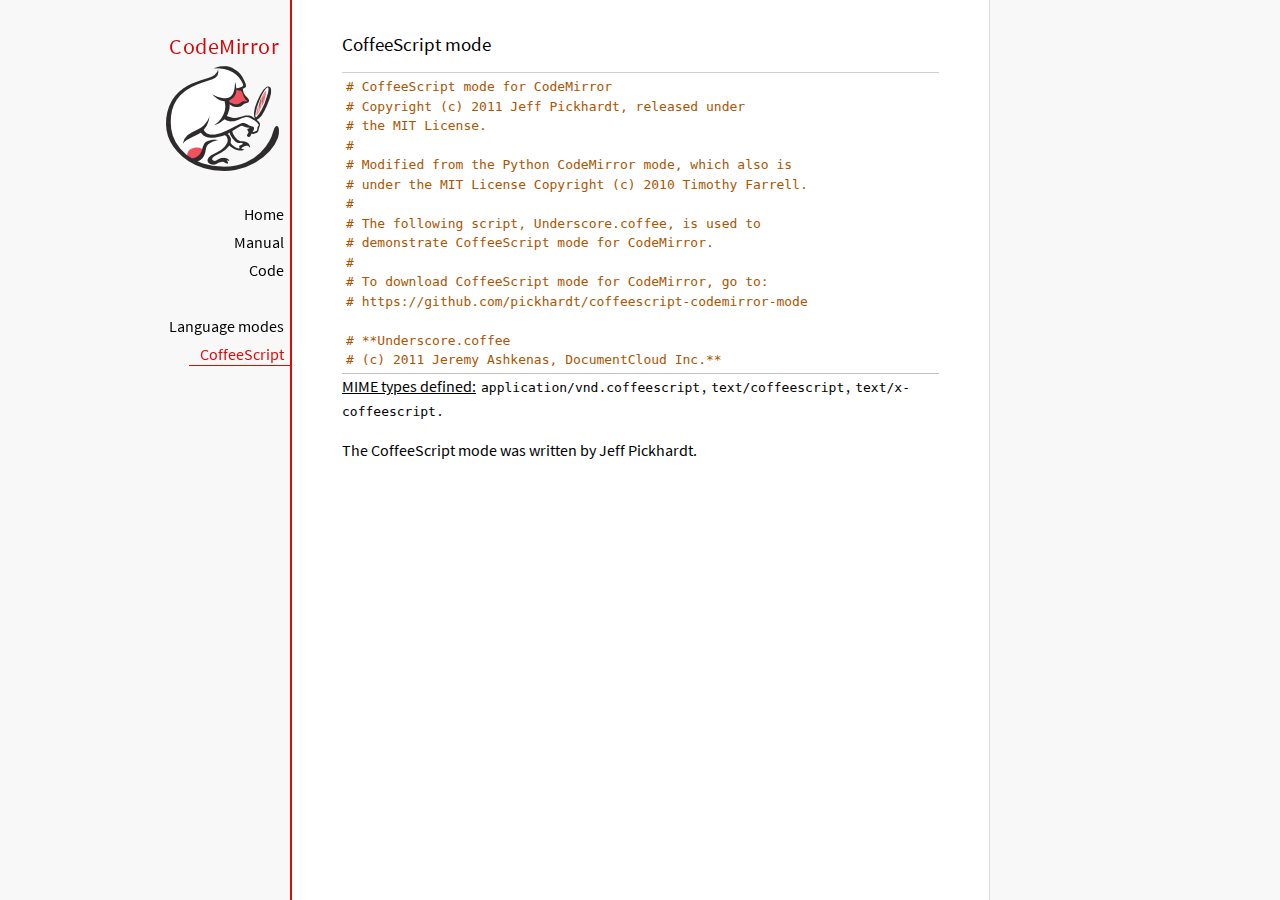
<file: online_python_school/website/static/website/codemirror/mode/coffeescript/index.html>
<!doctype html>

<title>CodeMirror: CoffeeScript mode</title>
<meta charset="utf-8"/>
<link rel=stylesheet href="../../doc/docs.css">

<link rel="stylesheet" href="../../lib/codemirror.css">
<script src="../../lib/codemirror.js"></script>
<script src="coffeescript.js"></script>
<style>.CodeMirror {border-top: 1px solid silver; border-bottom: 1px solid silver;}</style>
<div id=nav>
  <a href="https://codemirror.net/5"><h1>CodeMirror</h1><img id=logo src="../../doc/logo.png" alt=""></a>

  <ul>
    <li><a href="../../index.html">Home</a>
    <li><a href="../../doc/manual.html">Manual</a>
    <li><a href="https://github.com/codemirror/codemirror5">Code</a>
  </ul>
  <ul>
    <li><a href="../index.html">Language modes</a>
    <li><a class=active href="#">CoffeeScript</a>
  </ul>
</div>

<article>
<h2>CoffeeScript mode</h2>
<form><textarea id="code" name="code">
# CoffeeScript mode for CodeMirror
# Copyright (c) 2011 Jeff Pickhardt, released under
# the MIT License.
#
# Modified from the Python CodeMirror mode, which also is 
# under the MIT License Copyright (c) 2010 Timothy Farrell.
#
# The following script, Underscore.coffee, is used to 
# demonstrate CoffeeScript mode for CodeMirror.
#
# To download CoffeeScript mode for CodeMirror, go to:
# https://github.com/pickhardt/coffeescript-codemirror-mode

# **Underscore.coffee
# (c) 2011 Jeremy Ashkenas, DocumentCloud Inc.**
# Underscore is freely distributable under the terms of the
# [MIT license](http://en.wikipedia.org/wiki/MIT_License).
# Portions of Underscore are inspired by or borrowed from
# [Prototype.js](http://prototypejs.org/api), Oliver Steele's
# [Functional](http://osteele.com), and John Resig's
# [Micro-Templating](http://ejohn.org).
# For all details and documentation:
# http://documentcloud.github.com/underscore/


# Baseline setup
# --------------

# Establish the root object, `window` in the browser, or `global` on the server.
root = this


# Save the previous value of the `_` variable.
previousUnderscore = root._

### Multiline
    comment
###

# Establish the object that gets thrown to break out of a loop iteration.
# `StopIteration` is SOP on Mozilla.
breaker = if typeof(StopIteration) is 'undefined' then '__break__' else StopIteration


#### Docco style single line comment (title)


# Helper function to escape **RegExp** contents, because JS doesn't have one.
escapeRegExp = (string) -> string.replace(/([.*+?^${}()|[\]\/\\])/g, '\\$1')


# Save bytes in the minified (but not gzipped) version:
ArrayProto = Array.prototype
ObjProto = Object.prototype


# Create quick reference variables for speed access to core prototypes.
slice = ArrayProto.slice
unshift = ArrayProto.unshift
toString = ObjProto.toString
hasOwnProperty = ObjProto.hasOwnProperty
propertyIsEnumerable = ObjProto.propertyIsEnumerable


# All **ECMA5** native implementations we hope to use are declared here.
nativeForEach = ArrayProto.forEach
nativeMap = ArrayProto.map
nativeReduce = ArrayProto.reduce
nativeReduceRight = ArrayProto.reduceRight
nativeFilter = ArrayProto.filter
nativeEvery = ArrayProto.every
nativeSome = ArrayProto.some
nativeIndexOf = ArrayProto.indexOf
nativeLastIndexOf = ArrayProto.lastIndexOf
nativeIsArray = Array.isArray
nativeKeys = Object.keys


# Create a safe reference to the Underscore object for use below.
_ = (obj) -> new wrapper(obj)


# Export the Underscore object for **CommonJS**.
if typeof(exports) != 'undefined' then exports._ = _


# Export Underscore to global scope.
root._ = _


# Current version.
_.VERSION = '1.1.0'


# Collection Functions
# --------------------

# The cornerstone, an **each** implementation.
# Handles objects implementing **forEach**, arrays, and raw objects.
_.each = (obj, iterator, context) ->
  try
    if nativeForEach and obj.forEach is nativeForEach
      obj.forEach iterator, context
    else if _.isNumber obj.length
      iterator.call context, obj[i], i, obj for i in [0...obj.length]
    else
      iterator.call context, val, key, obj for own key, val of obj
  catch e
    throw e if e isnt breaker
  obj


# Return the results of applying the iterator to each element. Use JavaScript
# 1.6's version of **map**, if possible.
_.map = (obj, iterator, context) ->
  return obj.map(iterator, context) if nativeMap and obj.map is nativeMap
  results = []
  _.each obj, (value, index, list) ->
    results.push iterator.call context, value, index, list
  results


# **Reduce** builds up a single result from a list of values. Also known as
# **inject**, or **foldl**. Uses JavaScript 1.8's version of **reduce**, if possible.
_.reduce = (obj, iterator, memo, context) ->
  if nativeReduce and obj.reduce is nativeReduce
    iterator = _.bind iterator, context if context
    return obj.reduce iterator, memo
  _.each obj, (value, index, list) ->
    memo = iterator.call context, memo, value, index, list
  memo


# The right-associative version of **reduce**, also known as **foldr**. Uses
# JavaScript 1.8's version of **reduceRight**, if available.
_.reduceRight = (obj, iterator, memo, context) ->
  if nativeReduceRight and obj.reduceRight is nativeReduceRight
    iterator = _.bind iterator, context if context
    return obj.reduceRight iterator, memo
  reversed = _.clone(_.toArray(obj)).reverse()
  _.reduce reversed, iterator, memo, context


# Return the first value which passes a truth test.
_.detect = (obj, iterator, context) ->
  result = null
  _.each obj, (value, index, list) ->
    if iterator.call context, value, index, list
      result = value
      _.breakLoop()
  result


# Return all the elements that pass a truth test. Use JavaScript 1.6's
# **filter**, if it exists.
_.filter = (obj, iterator, context) ->
  return obj.filter iterator, context if nativeFilter and obj.filter is nativeFilter
  results = []
  _.each obj, (value, index, list) ->
    results.push value if iterator.call context, value, index, list
  results


# Return all the elements for which a truth test fails.
_.reject = (obj, iterator, context) ->
  results = []
  _.each obj, (value, index, list) ->
    results.push value if not iterator.call context, value, index, list
  results


# Determine whether all of the elements match a truth test. Delegate to
# JavaScript 1.6's **every**, if it is present.
_.every = (obj, iterator, context) ->
  iterator ||= _.identity
  return obj.every iterator, context if nativeEvery and obj.every is nativeEvery
  result = true
  _.each obj, (value, index, list) ->
    _.breakLoop() unless (result = result and iterator.call(context, value, index, list))
  result


# Determine if at least one element in the object matches a truth test. Use
# JavaScript 1.6's **some**, if it exists.
_.some = (obj, iterator, context) ->
  iterator ||= _.identity
  return obj.some iterator, context if nativeSome and obj.some is nativeSome
  result = false
  _.each obj, (value, index, list) ->
    _.breakLoop() if (result = iterator.call(context, value, index, list))
  result


# Determine if a given value is included in the array or object,
# based on `===`.
_.include = (obj, target) ->
  return _.indexOf(obj, target) isnt -1 if nativeIndexOf and obj.indexOf is nativeIndexOf
  return true for own key, val of obj when val is target
  false


# Invoke a method with arguments on every item in a collection.
_.invoke = (obj, method) ->
  args = _.rest arguments, 2
  (if method then val[method] else val).apply(val, args) for val in obj


# Convenience version of a common use case of **map**: fetching a property.
_.pluck = (obj, key) ->
  _.map(obj, (val) -> val[key])


# Return the maximum item or (item-based computation).
_.max = (obj, iterator, context) ->
  return Math.max.apply(Math, obj) if not iterator and _.isArray(obj)
  result = computed: -Infinity
  _.each obj, (value, index, list) ->
    computed = if iterator then iterator.call(context, value, index, list) else value
    computed >= result.computed and (result = {value: value, computed: computed})
  result.value


# Return the minimum element (or element-based computation).
_.min = (obj, iterator, context) ->
  return Math.min.apply(Math, obj) if not iterator and _.isArray(obj)
  result = computed: Infinity
  _.each obj, (value, index, list) ->
    computed = if iterator then iterator.call(context, value, index, list) else value
    computed < result.computed and (result = {value: value, computed: computed})
  result.value


# Sort the object's values by a criterion produced by an iterator.
_.sortBy = (obj, iterator, context) ->
  _.pluck(((_.map obj, (value, index, list) ->
    {value: value, criteria: iterator.call(context, value, index, list)}
  ).sort((left, right) ->
    a = left.criteria; b = right.criteria
    if a < b then -1 else if a > b then 1 else 0
  )), 'value')


# Use a comparator function to figure out at what index an object should
# be inserted so as to maintain order. Uses binary search.
_.sortedIndex = (array, obj, iterator) ->
  iterator ||= _.identity
  low = 0
  high = array.length
  while low < high
    mid = (low + high) >> 1
    if iterator(array[mid]) < iterator(obj) then low = mid + 1 else high = mid
  low


# Convert anything iterable into a real, live array.
_.toArray = (iterable) ->
  return [] if (!iterable)
  return iterable.toArray() if (iterable.toArray)
  return iterable if (_.isArray(iterable))
  return slice.call(iterable) if (_.isArguments(iterable))
  _.values(iterable)


# Return the number of elements in an object.
_.size = (obj) -> _.toArray(obj).length


# Array Functions
# ---------------

# Get the first element of an array. Passing `n` will return the first N
# values in the array. Aliased as **head**. The `guard` check allows it to work
# with **map**.
_.first = (array, n, guard) ->
  if n and not guard then slice.call(array, 0, n) else array[0]


# Returns everything but the first entry of the array. Aliased as **tail**.
# Especially useful on the arguments object. Passing an `index` will return
# the rest of the values in the array from that index onward. The `guard`
# check allows it to work with **map**.
_.rest = (array, index, guard) ->
  slice.call(array, if _.isUndefined(index) or guard then 1 else index)


# Get the last element of an array.
_.last = (array) -> array[array.length - 1]


# Trim out all falsy values from an array.
_.compact = (array) -> item for item in array when item


# Return a completely flattened version of an array.
_.flatten = (array) ->
  _.reduce array, (memo, value) ->
    return memo.concat(_.flatten(value)) if _.isArray value
    memo.push value
    memo
  , []


# Return a version of the array that does not contain the specified value(s).
_.without = (array) ->
  values = _.rest arguments
  val for val in _.toArray(array) when not _.include values, val


# Produce a duplicate-free version of the array. If the array has already
# been sorted, you have the option of using a faster algorithm.
_.uniq = (array, isSorted) ->
  memo = []
  for el, i in _.toArray array
    memo.push el if i is 0 || (if isSorted is true then _.last(memo) isnt el else not _.include(memo, el))
  memo


# Produce an array that contains every item shared between all the
# passed-in arrays.
_.intersect = (array) ->
  rest = _.rest arguments
  _.select _.uniq(array), (item) ->
    _.all rest, (other) ->
      _.indexOf(other, item) >= 0


# Zip together multiple lists into a single array -- elements that share
# an index go together.
_.zip = ->
  length = _.max _.pluck arguments, 'length'
  results = new Array length
  for i in [0...length]
    results[i] = _.pluck arguments, String i
  results


# If the browser doesn't supply us with **indexOf** (I'm looking at you, MSIE),
# we need this function. Return the position of the first occurrence of an
# item in an array, or -1 if the item is not included in the array.
_.indexOf = (array, item) ->
  return array.indexOf item if nativeIndexOf and array.indexOf is nativeIndexOf
  i = 0; l = array.length
  while l - i
    if array[i] is item then return i else i++
  -1


# Provide JavaScript 1.6's **lastIndexOf**, delegating to the native function,
# if possible.
_.lastIndexOf = (array, item) ->
  return array.lastIndexOf(item) if nativeLastIndexOf and array.lastIndexOf is nativeLastIndexOf
  i = array.length
  while i
    if array[i] is item then return i else i--
  -1


# Generate an integer Array containing an arithmetic progression. A port of
# [the native Python **range** function](http://docs.python.org/library/functions.html#range).
_.range = (start, stop, step) ->
  a = arguments
  solo = a.length <= 1
  i = start = if solo then 0 else a[0]
  stop = if solo then a[0] else a[1]
  step = a[2] or 1
  len = Math.ceil((stop - start) / step)
  return [] if len <= 0
  range = new Array len
  idx = 0
  loop
    return range if (if step > 0 then i - stop else stop - i) >= 0
    range[idx] = i
    idx++
    i+= step


# Function Functions
# ------------------

# Create a function bound to a given object (assigning `this`, and arguments,
# optionally). Binding with arguments is also known as **curry**.
_.bind = (func, obj) ->
  args = _.rest arguments, 2
  -> func.apply obj or root, args.concat arguments


# Bind all of an object's methods to that object. Useful for ensuring that
# all callbacks defined on an object belong to it.
_.bindAll = (obj) ->
  funcs = if arguments.length > 1 then _.rest(arguments) else _.functions(obj)
  _.each funcs, (f) -> obj[f] = _.bind obj[f], obj
  obj


# Delays a function for the given number of milliseconds, and then calls
# it with the arguments supplied.
_.delay = (func, wait) ->
  args = _.rest arguments, 2
  setTimeout((-> func.apply(func, args)), wait)


# Memoize an expensive function by storing its results.
_.memoize = (func, hasher) ->
  memo = {}
  hasher or= _.identity
  ->
    key = hasher.apply this, arguments
    return memo[key] if key of memo
    memo[key] = func.apply this, arguments


# Defers a function, scheduling it to run after the current call stack has
# cleared.
_.defer = (func) ->
  _.delay.apply _, [func, 1].concat _.rest arguments


# Returns the first function passed as an argument to the second,
# allowing you to adjust arguments, run code before and after, and
# conditionally execute the original function.
_.wrap = (func, wrapper) ->
  -> wrapper.apply wrapper, [func].concat arguments


# Returns a function that is the composition of a list of functions, each
# consuming the return value of the function that follows.
_.compose = ->
  funcs = arguments
  ->
    args = arguments
    for i in [funcs.length - 1..0] by -1
      args = [funcs[i].apply(this, args)]
    args[0]


# Object Functions
# ----------------

# Retrieve the names of an object's properties.
_.keys = nativeKeys or (obj) ->
  return _.range 0, obj.length if _.isArray(obj)
  key for key, val of obj


# Retrieve the values of an object's properties.
_.values = (obj) ->
  _.map obj, _.identity


# Return a sorted list of the function names available in Underscore.
_.functions = (obj) ->
  _.filter(_.keys(obj), (key) -> _.isFunction(obj[key])).sort()


# Extend a given object with all of the properties in a source object.
_.extend = (obj) ->
  for source in _.rest(arguments)
    obj[key] = val for key, val of source
  obj


# Create a (shallow-cloned) duplicate of an object.
_.clone = (obj) ->
  return obj.slice 0 if _.isArray obj
  _.extend {}, obj


# Invokes interceptor with the obj, and then returns obj.
# The primary purpose of this method is to "tap into" a method chain,
# in order to perform operations on intermediate results within
 the chain.
_.tap = (obj, interceptor) ->
  interceptor obj
  obj


# Perform a deep comparison to check if two objects are equal.
_.isEqual = (a, b) ->
  # Check object identity.
  return true if a is b
  # Different types?
  atype = typeof(a); btype = typeof(b)
  return false if atype isnt btype
  # Basic equality test (watch out for coercions).
  return true if `a == b`
  # One is falsy and the other truthy.
  return false if (!a and b) or (a and !b)
  # One of them implements an `isEqual()`?
  return a.isEqual(b) if a.isEqual
  # Check dates' integer values.
  return a.getTime() is b.getTime() if _.isDate(a) and _.isDate(b)
  # Both are NaN?
  return false if _.isNaN(a) and _.isNaN(b)
  # Compare regular expressions.
  if _.isRegExp(a) and _.isRegExp(b)
    return a.source is b.source and
           a.global is b.global and
           a.ignoreCase is b.ignoreCase and
           a.multiline is b.multiline
  # If a is not an object by this point, we can't handle it.
  return false if atype isnt 'object'
  # Check for different array lengths before comparing contents.
  return false if a.length and (a.length isnt b.length)
  # Nothing else worked, deep compare the contents.
  aKeys = _.keys(a); bKeys = _.keys(b)
  # Different object sizes?
  return false if aKeys.length isnt bKeys.length
  # Recursive comparison of contents.
  return false for key, val of a when !(key of b) or !_.isEqual(val, b[key])
  true


# Is a given array or object empty?
_.isEmpty = (obj) ->
  return obj.length is 0 if _.isArray(obj) or _.isString(obj)
  return false for own key of obj
  true


# Is a given value a DOM element?
_.isElement = (obj) -> obj and obj.nodeType is 1


# Is a given value an array?
_.isArray = nativeIsArray or (obj) -> !!(obj and obj.concat and obj.unshift and not obj.callee)


# Is a given variable an arguments object?
_.isArguments = (obj) -> obj and obj.callee


# Is the given value a function?
_.isFunction = (obj) -> !!(obj and obj.constructor and obj.call and obj.apply)


# Is the given value a string?
_.isString = (obj) -> !!(obj is '' or (obj and obj.charCodeAt and obj.substr))


# Is a given value a number?
_.isNumber = (obj) -> (obj is +obj) or toString.call(obj) is '[object Number]'


# Is a given value a boolean?
_.isBoolean = (obj) -> obj is true or obj is false


# Is a given value a Date?
_.isDate = (obj) -> !!(obj and obj.getTimezoneOffset and obj.setUTCFullYear)


# Is the given value a regular expression?
_.isRegExp = (obj) -> !!(obj and obj.exec and (obj.ignoreCase or obj.ignoreCase is false))


# Is the given value NaN -- this one is interesting. `NaN != NaN`, and
# `isNaN(undefined) == true`, so we make sure it's a number first.
_.isNaN = (obj) -> _.isNumber(obj) and window.isNaN(obj)


# Is a given value equal to null?
_.isNull = (obj) -> obj is null


# Is a given variable undefined?
_.isUndefined = (obj) -> typeof obj is 'undefined'


# Utility Functions
# -----------------

# Run Underscore.js in noConflict mode, returning the `_` variable to its
# previous owner. Returns a reference to the Underscore object.
_.noConflict = ->
  root._ = previousUnderscore
  this


# Keep the identity function around for default iterators.
_.identity = (value) -> value


# Run a function `n` times.
_.times = (n, iterator, context) ->
  iterator.call context, i for i in [0...n]


# Break out of the middle of an iteration.
_.breakLoop = -> throw breaker


# Add your own custom functions to the Underscore object, ensuring that
# they're correctly added to the OOP wrapper as well.
_.mixin = (obj) ->
  for name in _.functions(obj)
    addToWrapper name, _[name] = obj[name]


# Generate a unique integer id (unique within the entire client session).
# Useful for temporary DOM ids.
idCounter = 0
_.uniqueId = (prefix) ->
  (prefix or '') + idCounter++


# By default, Underscore uses **ERB**-style template delimiters, change the
# following template settings to use alternative delimiters.
_.templateSettings = {
  start: '<%'
  end: '%>'
  interpolate: /<%=(.+?)%>/g
}


# JavaScript templating a-la **ERB**, pilfered from John Resig's
# *Secrets of the JavaScript Ninja*, page 83.
# Single-quote fix from Rick Strahl.
# With alterations for arbitrary delimiters, and to preserve whitespace.
_.template = (str, data) ->
  c = _.templateSettings
  endMatch = new RegExp("'(?=[^"+c.end.substr(0, 1)+"]*"+escapeRegExp(c.end)+")","g")
  fn = new Function 'obj',
    'var p=[],print=function(){p.push.apply(p,arguments);};' +
    'with(obj||{}){p.push(\'' +
    str.replace(/\r/g, '\\r')
       .replace(/\n/g, '\\n')
       .replace(/\t/g, '\\t')
       .replace(endMatch,"���")
       .split("'").join("\\'")
       .split("���").join("'")
       .replace(c.interpolate, "',$1,'")
       .split(c.start).join("');")
       .split(c.end).join("p.push('") +
       "');}return p.join('');"
  if data then fn(data) else fn


# Aliases
# -------

_.forEach = _.each
_.foldl = _.inject = _.reduce
_.foldr = _.reduceRight
_.select = _.filter
_.all = _.every
_.any = _.some
_.contains = _.include
_.head = _.first
_.tail = _.rest
_.methods = _.functions


# Setup the OOP Wrapper
# ---------------------

# If Underscore is called as a function, it returns a wrapped object that
# can be used OO-style. This wrapper holds altered versions of all the
# underscore functions. Wrapped objects may be chained.
wrapper = (obj) ->
  this._wrapped = obj
  this


# Helper function to continue chaining intermediate results.
result = (obj, chain) ->
  if chain then _(obj).chain() else obj


# A method to easily add functions to the OOP wrapper.
addToWrapper = (name, func) ->
  wrapper.prototype[name] = ->
    args = _.toArray arguments
    unshift.call args, this._wrapped
    result func.apply(_, args), this._chain


# Add all ofthe Underscore functions to the wrapper object.
_.mixin _


# Add all mutator Array functions to the wrapper.
_.each ['pop', 'push', 'reverse', 'shift', 'sort', 'splice', 'unshift'], (name) ->
  method = Array.prototype[name]
  wrapper.prototype[name] = ->
    method.apply(this._wrapped, arguments)
    result(this._wrapped, this._chain)


# Add all accessor Array functions to the wrapper.
_.each ['concat', 'join', 'slice'], (name) ->
  method = Array.prototype[name]
  wrapper.prototype[name] = ->
    result(method.apply(this._wrapped, arguments), this._chain)


# Start chaining a wrapped Underscore object.
wrapper::chain = ->
  this._chain = true
  this


# Extracts the result from a wrapped and chained object.
wrapper::value = -> this._wrapped
</textarea></form>
    <script>
      var editor = CodeMirror.fromTextArea(document.getElementById("code"), {});
    </script>

    <p><strong>MIME types defined:</strong> <code>application/vnd.coffeescript</code>, <code>text/coffeescript</code>, <code>text/x-coffeescript</code>.</p>

    <p>The CoffeeScript mode was written by Jeff Pickhardt.</p>

  </article>
</file>
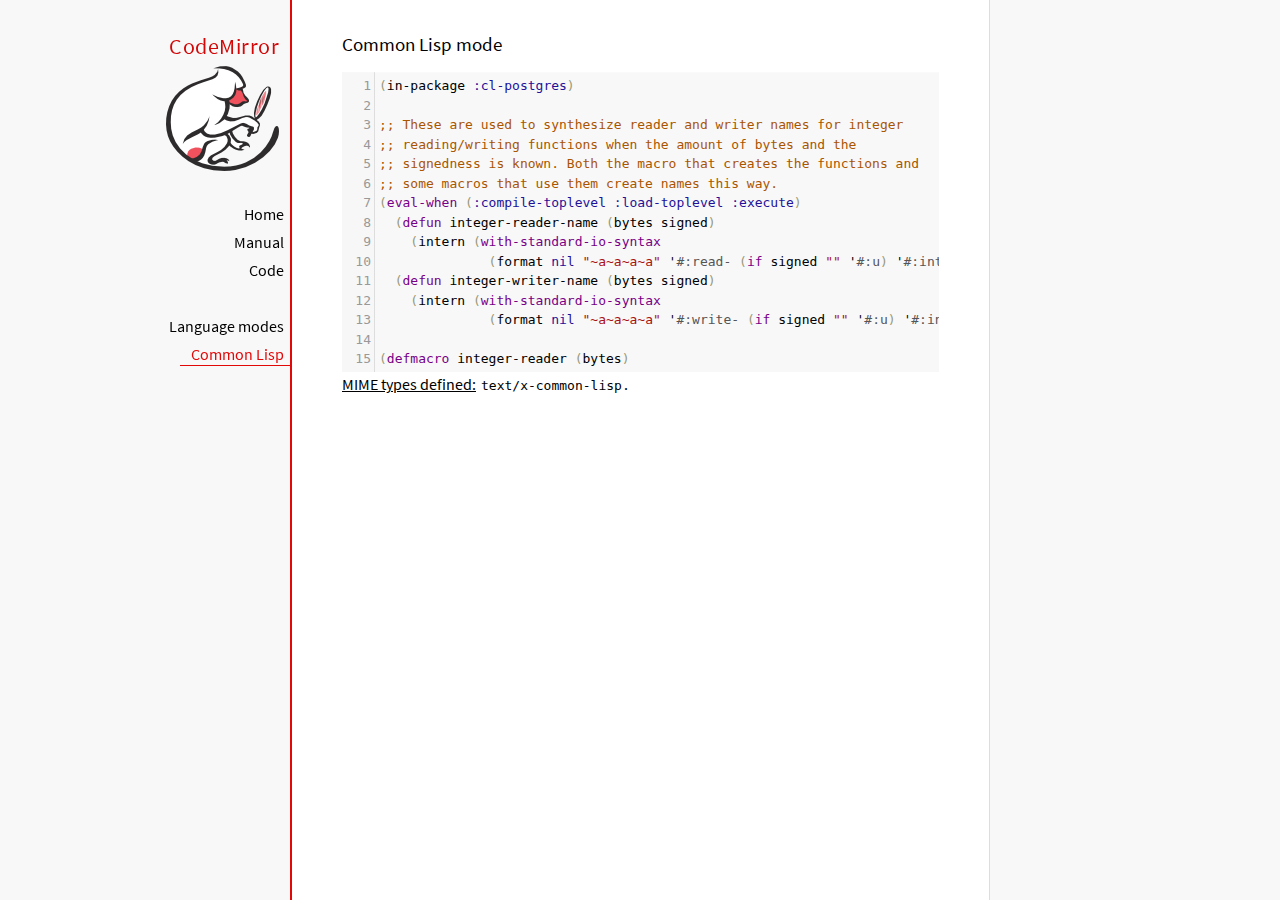
<file: online_python_school/website/static/website/codemirror/mode/commonlisp/index.html>
<!doctype html>

<title>CodeMirror: Common Lisp mode</title>
<meta charset="utf-8"/>
<link rel=stylesheet href="../../doc/docs.css">

<link rel="stylesheet" href="../../lib/codemirror.css">
<script src="../../lib/codemirror.js"></script>
<script src="commonlisp.js"></script>
<style>.CodeMirror {background: #f8f8f8;}</style>
<div id=nav>
  <a href="https://codemirror.net/5"><h1>CodeMirror</h1><img id=logo src="../../doc/logo.png" alt=""></a>

  <ul>
    <li><a href="../../index.html">Home</a>
    <li><a href="../../doc/manual.html">Manual</a>
    <li><a href="https://github.com/codemirror/codemirror5">Code</a>
  </ul>
  <ul>
    <li><a href="../index.html">Language modes</a>
    <li><a class=active href="#">Common Lisp</a>
  </ul>
</div>

<article>
<h2>Common Lisp mode</h2>
<form><textarea id="code" name="code">(in-package :cl-postgres)

;; These are used to synthesize reader and writer names for integer
;; reading/writing functions when the amount of bytes and the
;; signedness is known. Both the macro that creates the functions and
;; some macros that use them create names this way.
(eval-when (:compile-toplevel :load-toplevel :execute)
  (defun integer-reader-name (bytes signed)
    (intern (with-standard-io-syntax
              (format nil "~a~a~a~a" '#:read- (if signed "" '#:u) '#:int bytes))))
  (defun integer-writer-name (bytes signed)
    (intern (with-standard-io-syntax
              (format nil "~a~a~a~a" '#:write- (if signed "" '#:u) '#:int bytes)))))

(defmacro integer-reader (bytes)
  "Create a function to read integers from a binary stream."
  (let ((bits (* bytes 8)))
    (labels ((return-form (signed)
               (if signed
                   `(if (logbitp ,(1- bits) result)
                        (dpb result (byte ,(1- bits) 0) -1)
                        result)
                   `result))
             (generate-reader (signed)
               `(defun ,(integer-reader-name bytes signed) (socket)
                  (declare (type stream socket)
                           #.*optimize*)
                  ,(if (= bytes 1)
                       `(let ((result (the (unsigned-byte 8) (read-byte socket))))
                          (declare (type (unsigned-byte 8) result))
                          ,(return-form signed))
                       `(let ((result 0))
                          (declare (type (unsigned-byte ,bits) result))
                          ,@(loop :for byte :from (1- bytes) :downto 0
                                   :collect `(setf (ldb (byte 8 ,(* 8 byte)) result)
                                                   (the (unsigned-byte 8) (read-byte socket))))
                          ,(return-form signed))))))
      `(progn
;; This causes weird errors on SBCL in some circumstances. Disabled for now.
;;         (declaim (inline ,(integer-reader-name bytes t)
;;                          ,(integer-reader-name bytes nil)))
         (declaim (ftype (function (t) (signed-byte ,bits))
                         ,(integer-reader-name bytes t)))
         ,(generate-reader t)
         (declaim (ftype (function (t) (unsigned-byte ,bits))
                         ,(integer-reader-name bytes nil)))
         ,(generate-reader nil)))))

(defmacro integer-writer (bytes)
  "Create a function to write integers to a binary stream."
  (let ((bits (* 8 bytes)))
    `(progn
      (declaim (inline ,(integer-writer-name bytes t)
                       ,(integer-writer-name bytes nil)))
      (defun ,(integer-writer-name bytes nil) (socket value)
        (declare (type stream socket)
                 (type (unsigned-byte ,bits) value)
                 #.*optimize*)
        ,@(if (= bytes 1)
              `((write-byte value socket))
              (loop :for byte :from (1- bytes) :downto 0
                    :collect `(write-byte (ldb (byte 8 ,(* byte 8)) value)
                               socket)))
        (values))
      (defun ,(integer-writer-name bytes t) (socket value)
        (declare (type stream socket)
                 (type (signed-byte ,bits) value)
                 #.*optimize*)
        ,@(if (= bytes 1)
              `((write-byte (ldb (byte 8 0) value) socket))
              (loop :for byte :from (1- bytes) :downto 0
                    :collect `(write-byte (ldb (byte 8 ,(* byte 8)) value)
                               socket)))
        (values)))))

;; All the instances of the above that we need.

(integer-reader 1)
(integer-reader 2)
(integer-reader 4)
(integer-reader 8)

(integer-writer 1)
(integer-writer 2)
(integer-writer 4)

(defun write-bytes (socket bytes)
  "Write a byte-array to a stream."
  (declare (type stream socket)
           (type (simple-array (unsigned-byte 8)) bytes)
           #.*optimize*)
  (write-sequence bytes socket))

(defun write-str (socket string)
  "Write a null-terminated string to a stream \(encoding it when UTF-8
support is enabled.)."
  (declare (type stream socket)
           (type string string)
           #.*optimize*)
  (enc-write-string string socket)
  (write-uint1 socket 0))

(declaim (ftype (function (t unsigned-byte)
                          (simple-array (unsigned-byte 8) (*)))
                read-bytes))
(defun read-bytes (socket length)
  "Read a byte array of the given length from a stream."
  (declare (type stream socket)
           (type fixnum length)
           #.*optimize*)
  (let ((result (make-array length :element-type '(unsigned-byte 8))))
    (read-sequence result socket)
    result))

(declaim (ftype (function (t) string) read-str))
(defun read-str (socket)
  "Read a null-terminated string from a stream. Takes care of encoding
when UTF-8 support is enabled."
  (declare (type stream socket)
           #.*optimize*)
  (enc-read-string socket :null-terminated t))

(defun skip-bytes (socket length)
  "Skip a given number of bytes in a binary stream."
  (declare (type stream socket)
           (type (unsigned-byte 32) length)
           #.*optimize*)
  (dotimes (i length)
    (read-byte socket)))

(defun skip-str (socket)
  "Skip a null-terminated string."
  (declare (type stream socket)
           #.*optimize*)
  (loop :for char :of-type fixnum = (read-byte socket)
        :until (zerop char)))

(defun ensure-socket-is-closed (socket &amp;key abort)
  (when (open-stream-p socket)
    (handler-case
        (close socket :abort abort)
      (error (error)
        (warn "Ignoring the error which happened while trying to close PostgreSQL socket: ~A" error)))))
</textarea></form>
    <script>
      var editor = CodeMirror.fromTextArea(document.getElementById("code"), {lineNumbers: true});
    </script>

    <p><strong>MIME types defined:</strong> <code>text/x-common-lisp</code>.</p>

  </article>
</file>
<file: online_python_school/website/static/website/codemirror/lib/codemirror.css>
/* BASICS */

.CodeMirror {
  /* Set height, width, borders, and global font properties here */
  font-family: monospace;
  height: 300px;
  color: black;
  direction: ltr;
}

/* PADDING */

.CodeMirror-lines {
  padding: 4px 0; /* Vertical padding around content */
}
.CodeMirror pre.CodeMirror-line,
.CodeMirror pre.CodeMirror-line-like {
  padding: 0 4px; /* Horizontal padding of content */
}

.CodeMirror-scrollbar-filler, .CodeMirror-gutter-filler {
  background-color: white; /* The little square between H and V scrollbars */
}

/* GUTTER */

.CodeMirror-gutters {
  border-right: 1px solid #ddd;
  background-color: #f7f7f7;
  white-space: nowrap;
}
.CodeMirror-linenumbers {}
.CodeMirror-linenumber {
  padding: 0 3px 0 5px;
  min-width: 20px;
  text-align: right;
  color: #999;
  white-space: nowrap;
}

.CodeMirror-guttermarker { color: black; }
.CodeMirror-guttermarker-subtle { color: #999; }

/* CURSOR */

.CodeMirror-cursor {
  border-left: 1px solid black;
  border-right: none;
  width: 0;
}
/* Shown when moving in bi-directional text */
.CodeMirror div.CodeMirror-secondarycursor {
  border-left: 1px solid silver;
}
.cm-fat-cursor .CodeMirror-cursor {
  width: auto;
  border: 0 !important;
  background: #7e7;
}
.cm-fat-cursor div.CodeMirror-cursors {
  z-index: 1;
}
.cm-fat-cursor .CodeMirror-line::selection,
.cm-fat-cursor .CodeMirror-line > span::selection, 
.cm-fat-cursor .CodeMirror-line > span > span::selection { background: transparent; }
.cm-fat-cursor .CodeMirror-line::-moz-selection,
.cm-fat-cursor .CodeMirror-line > span::-moz-selection,
.cm-fat-cursor .CodeMirror-line > span > span::-moz-selection { background: transparent; }
.cm-fat-cursor { caret-color: transparent; }
@-moz-keyframes blink {
  0% {}
  50% { background-color: transparent; }
  100% {}
}
@-webkit-keyframes blink {
  0% {}
  50% { background-color: transparent; }
  100% {}
}
@keyframes blink {
  0% {}
  50% { background-color: transparent; }
  100% {}
}

/* Can style cursor different in overwrite (non-insert) mode */
.CodeMirror-overwrite .CodeMirror-cursor {}

.cm-tab { display: inline-block; text-decoration: inherit; }

.CodeMirror-rulers {
  position: absolute;
  left: 0; right: 0; top: -50px; bottom: 0;
  overflow: hidden;
}
.CodeMirror-ruler {
  border-left: 1px solid #ccc;
  top: 0; bottom: 0;
  position: absolute;
}

/* DEFAULT THEME */

.cm-s-default .cm-header {color: blue;}
.cm-s-default .cm-quote {color: #090;}
.cm-negative {color: #d44;}
.cm-positive {color: #292;}
.cm-header, .cm-strong {font-weight: bold;}
.cm-em {font-style: italic;}
.cm-link {text-decoration: underline;}
.cm-strikethrough {text-decoration: line-through;}

.cm-s-default .cm-keyword {color: #708;}
.cm-s-default .cm-atom {color: #219;}
.cm-s-default .cm-number {color: #164;}
.cm-s-default .cm-def {color: #00f;}
.cm-s-default .cm-variable,
.cm-s-default .cm-punctuation,
.cm-s-default .cm-property,
.cm-s-default .cm-operator {}
.cm-s-default .cm-variable-2 {color: #05a;}
.cm-s-default .cm-variable-3, .cm-s-default .cm-type {color: #085;}
.cm-s-default .cm-comment {color: #a50;}
.cm-s-default .cm-string {color: #a11;}
.cm-s-default .cm-string-2 {color: #f50;}
.cm-s-default .cm-meta {color: #555;}
.cm-s-default .cm-qualifier {color: #555;}
.cm-s-default .cm-builtin {color: #30a;}
.cm-s-default .cm-bracket {color: #997;}
.cm-s-default .cm-tag {color: #170;}
.cm-s-default .cm-attribute {color: #00c;}
.cm-s-default .cm-hr {color: #999;}
.cm-s-default .cm-link {color: #00c;}

.cm-s-default .cm-error {color: #f00;}
.cm-invalidchar {color: #f00;}

.CodeMirror-composing { border-bottom: 2px solid; }

/* Default styles for common addons */

div.CodeMirror span.CodeMirror-matchingbracket {color: #0b0;}
div.CodeMirror span.CodeMirror-nonmatchingbracket {color: #a22;}
.CodeMirror-matchingtag { background: rgba(255, 150, 0, .3); }
.CodeMirror-activeline-background {background: #e8f2ff;}

/* STOP */

/* The rest of this file contains styles related to the mechanics of
   the editor. You probably shouldn't touch them. */

.CodeMirror {
  position: relative;
  overflow: hidden;
  background: white;
}

.CodeMirror-scroll {
  overflow: scroll !important; /* Things will break if this is overridden */
  /* 50px is the magic margin used to hide the element's real scrollbars */
  /* See overflow: hidden in .CodeMirror */
  margin-bottom: -50px; margin-right: -50px;
  padding-bottom: 50px;
  height: 100%;
  outline: none; /* Prevent dragging from highlighting the element */
  position: relative;
  z-index: 0;
}
.CodeMirror-sizer {
  position: relative;
  border-right: 50px solid transparent;
}

/* The fake, visible scrollbars. Used to force redraw during scrolling
   before actual scrolling happens, thus preventing shaking and
   flickering artifacts. */
.CodeMirror-vscrollbar, .CodeMirror-hscrollbar, .CodeMirror-scrollbar-filler, .CodeMirror-gutter-filler {
  position: absolute;
  z-index: 6;
  display: none;
  outline: none;
}
.CodeMirror-vscrollbar {
  right: 0; top: 0;
  overflow-x: hidden;
  overflow-y: scroll;
}
.CodeMirror-hscrollbar {
  bottom: 0; left: 0;
  overflow-y: hidden;
  overflow-x: scroll;
}
.CodeMirror-scrollbar-filler {
  right: 0; bottom: 0;
}
.CodeMirror-gutter-filler {
  left: 0; bottom: 0;
}

.CodeMirror-gutters {
  position: absolute; left: 0; top: 0;
  min-height: 100%;
  z-index: 3;
}
.CodeMirror-gutter {
  white-space: normal;
  height: 100%;
  display: inline-block;
  vertical-align: top;
  margin-bottom: -50px;
}
.CodeMirror-gutter-wrapper {
  position: absolute;
  z-index: 4;
  background: none !important;
  border: none !important;
}
.CodeMirror-gutter-background {
  position: absolute;
  top: 0; bottom: 0;
  z-index: 4;
}
.CodeMirror-gutter-elt {
  position: absolute;
  cursor: default;
  z-index: 4;
}
.CodeMirror-gutter-wrapper ::selection { background-color: transparent }
.CodeMirror-gutter-wrapper ::-moz-selection { background-color: transparent }

.CodeMirror-lines {
  cursor: text;
  min-height: 1px; /* prevents collapsing before first draw */
}
.CodeMirror pre.CodeMirror-line,
.CodeMirror pre.CodeMirror-line-like {
  /* Reset some styles that the rest of the page might have set */
  -moz-border-radius: 0; -webkit-border-radius: 0; border-radius: 0;
  border-width: 0;
  background: transparent;
  font-family: inherit;
  font-size: inherit;
  margin: 0;
  white-space: pre;
  word-wrap: normal;
  line-height: inherit;
  color: inherit;
  z-index: 2;
  position: relative;
  overflow: visible;
  -webkit-tap-highlight-color: transparent;
  -webkit-font-variant-ligatures: contextual;
  font-variant-ligatures: contextual;
}
.CodeMirror-wrap pre.CodeMirror-line,
.CodeMirror-wrap pre.CodeMirror-line-like {
  word-wrap: break-word;
  white-space: pre-wrap;
  word-break: normal;
}

.CodeMirror-linebackground {
  position: absolute;
  left: 0; right: 0; top: 0; bottom: 0;
  z-index: 0;
}

.CodeMirror-linewidget {
  position: relative;
  z-index: 2;
  padding: 0.1px; /* Force widget margins to stay inside of the container */
}

.CodeMirror-widget {}

.CodeMirror-rtl pre { direction: rtl; }

.CodeMirror-code {
  outline: none;
}

/* Force content-box sizing for the elements where we expect it */
.CodeMirror-scroll,
.CodeMirror-sizer,
.CodeMirror-gutter,
.CodeMirror-gutters,
.CodeMirror-linenumber {
  -moz-box-sizing: content-box;
  box-sizing: content-box;
}

.CodeMirror-measure {
  position: absolute;
  width: 100%;
  height: 0;
  overflow: hidden;
  visibility: hidden;
}

.CodeMirror-cursor {
  position: absolute;
  pointer-events: none;
}
.CodeMirror-measure pre { position: static; }

div.CodeMirror-cursors {
  visibility: hidden;
  position: relative;
  z-index: 3;
}
div.CodeMirror-dragcursors {
  visibility: visible;
}

.CodeMirror-focused div.CodeMirror-cursors {
  visibility: visible;
}

.CodeMirror-selected { background: #d9d9d9; }
.CodeMirror-focused .CodeMirror-selected { background: #d7d4f0; }
.CodeMirror-crosshair { cursor: crosshair; }
.CodeMirror-line::selection, .CodeMirror-line > span::selection, .CodeMirror-line > span > span::selection { background: #d7d4f0; }
.CodeMirror-line::-moz-selection, .CodeMirror-line > span::-moz-selection, .CodeMirror-line > span > span::-moz-selection { background: #d7d4f0; }

.cm-searching {
  background-color: #ffa;
  background-color: rgba(255, 255, 0, .4);
}

/* Used to force a border model for a node */
.cm-force-border { padding-right: .1px; }

@media print {
  /* Hide the cursor when printing */
  .CodeMirror div.CodeMirror-cursors {
    visibility: hidden;
  }
}

/* See issue #2901 */
.cm-tab-wrap-hack:after { content: ''; }

/* Help users use markselection to safely style text background */
span.CodeMirror-selectedtext { background: none; }
</file>
<file: online_python_school/website/static/website/codemirror/doc/docs.css>
@font-face {
  font-family: 'Source Sans Pro';
  font-style: normal;
  font-weight: 400;
  src: local('Source Sans Pro'), local('SourceSansPro-Regular'), url(source_sans.woff) format('woff');
}

body, html { margin: 0; padding: 0; height: 100%; }
section, article { display: block; padding: 0; }

body {
  background: #f8f8f8;
  font-family: 'Source Sans Pro', Helvetica, Arial, sans-serif;
  line-height: 1.5;
}

p { margin-top: 0; }

h2, h3, h1 {
  font-weight: normal;
  margin-bottom: .7em;
}
h1 { font-size: 140%; }
h2 { font-size: 120%; }
h3 { font-size: 110%; }
article > h2:first-child, section:first-child > h2 { margin-top: 0; }

#nav h1 {
  margin-right: 12px;
  margin-top: 0;
  margin-bottom: 2px;
  color: #d30707;
  letter-spacing: .5px;
}

a, a:visited, a:link, .quasilink {
  color: #A21313;
}

em {
  padding-right: 2px;
}

.quasilink {
  cursor: pointer;
}

article {
  max-width: 700px;
  margin: 0 0 0 160px;
  border-left: 2px solid #E30808;
  border-right: 1px solid #ddd;
  padding: 30px 50px 100px 50px;
  background: white;
  z-index: 2;
  position: relative;
  min-height: 100%;
  box-sizing: border-box;
  -moz-box-sizing: border-box;
}

#nav {
  position: fixed;
  padding-top: 30px;
  max-height: 100%;
  box-sizing: -moz-border-box;
  box-sizing: border-box;
  overflow-y: auto;
  left: 0; right: none;
  width: 160px;
  text-align: right;
  z-index: 1;
}

@media screen and (min-width: 1000px) {
  article {
    margin: 0 auto;
  }
  #nav {
    right: 50%;
    width: auto;
    border-right: 349px solid transparent;
  }
}

#nav ul {
  display: block;
  margin: 0; padding: 0;
  margin-bottom: 32px;
}

#nav a {
  text-decoration: none;
}

#nav li {
  display: block;
  margin-bottom: 4px;
}

#nav li ul {
  font-size: 80%;
  margin-bottom: 0;
  display: none;
}

#nav li.active ul {
  display: block;
}

#nav li li a {
  padding-right: 20px;
  display: inline-block;
}

#nav ul a {
  color: black;
  padding: 0 7px 1px 11px;
}

#nav ul a.active, #nav ul a:hover {
  border-bottom: 1px solid #E30808;
  margin-bottom: -1px;
  color: #E30808;
}

#logo {
  border: 0;
  margin-right: 12px;
  margin-bottom: 25px;
}

section {
  border-top: 1px solid #E30808;
  margin: 1.5em 0;
}

section.first {
  border: none;
  margin-top: 0;
}

#demo {
  position: relative;
}

#demolist {
  position: absolute;
  right: 5px;
  top: 5px;
  z-index: 25;
}

.yinyang {
  position: absolute;
  top: -10px;
  left: 0; right: 0;
  margin: auto;
  display: block;
  height: 120px;
}

.actions {
  margin: 1em 0 0;
  min-height: 100px;
  position: relative;
}

@media screen and (max-width: 800px) {
  .actions {
    padding-top: 120px;
  }
  .actionsleft, .actionsright {
    float: none;
    text-align: left;
    margin-bottom: 1em;
  }
}

th {
  text-decoration: underline;
  font-weight: normal;
  text-align: left;
}

#features ul {
  list-style: none;
  margin: 0 0 1em;
  padding: 0 0 0 1.2em;
}

#features li:before {
  content: "-";
  width: 1em;
  display: inline-block;
  padding: 0;
  margin: 0;
  margin-left: -1em;
}

.rel {
  margin-bottom: 0;
}
.rel-note {
  margin-top: 0;
  color: #555;
}

pre {
  padding-left: 15px;
  border-left: 2px solid #ddd;
}

code {
  padding: 0 2px;
}

strong {
  text-decoration: underline;
  font-weight: normal;
}

.field {
  border: 1px solid #A21313;
}
</file>
<file: online_python_school/website/static/website/codemirror/test/mode_test.css>
.mt-output .mt-token {
  border: 1px solid #ddd;
  white-space: pre;
  font-family: "Consolas", monospace;
  text-align: center;
}

.mt-output .mt-style {
  font-size: x-small;
}

.mt-output .mt-state {
  font-size: x-small;
  vertical-align: top;
}

.mt-output .mt-state-row {
  display: none;
}

.mt-state-unhide .mt-output .mt-state-row {
  display: table-row;
}
</file>
<file: online_python_school/website/static/website/codemirror/addon/hint/show-hint.css>
.CodeMirror-hints {
  position: absolute;
  z-index: 10;
  overflow: hidden;
  list-style: none;

  margin: 0;
  padding: 2px;

  -webkit-box-shadow: 2px 3px 5px rgba(0,0,0,.2);
  -moz-box-shadow: 2px 3px 5px rgba(0,0,0,.2);
  box-shadow: 2px 3px 5px rgba(0,0,0,.2);
  border-radius: 3px;
  border: 1px solid silver;

  background: white;
  font-size: 90%;
  font-family: monospace;

  max-height: 20em;
  overflow-y: auto;
  box-sizing: border-box;
}

.CodeMirror-hint {
  margin: 0;
  padding: 0 4px;
  border-radius: 2px;
  white-space: pre;
  color: black;
  cursor: pointer;
}

li.CodeMirror-hint-active {
  background: #08f;
  color: white;
}
</file>
<file: online_python_school/website/static/website/codemirror/theme/neat.css>
.cm-s-neat span.cm-comment { color: #a86; }
.cm-s-neat span.cm-keyword { line-height: 1em; font-weight: bold; color: blue; }
.cm-s-neat span.cm-string { color: #a22; }
.cm-s-neat span.cm-builtin { line-height: 1em; font-weight: bold; color: #077; }
.cm-s-neat span.cm-special { line-height: 1em; font-weight: bold; color: #0aa; }
.cm-s-neat span.cm-variable { color: black; }
.cm-s-neat span.cm-number, .cm-s-neat span.cm-atom { color: #3a3; }
.cm-s-neat span.cm-meta { color: #555; }
.cm-s-neat span.cm-link { color: #3a3; }

.cm-s-neat .CodeMirror-activeline-background { background: #e8f2ff; }
.cm-s-neat .CodeMirror-matchingbracket { outline:1px solid grey; color:black !important; }
</file>
<file: online_python_school/website/static/website/codemirror/theme/elegant.css>
.cm-s-elegant span.cm-number, .cm-s-elegant span.cm-string, .cm-s-elegant span.cm-atom { color: #762; }
.cm-s-elegant span.cm-comment { color: #262; font-style: italic; line-height: 1em; }
.cm-s-elegant span.cm-meta { color: #555; font-style: italic; line-height: 1em; }
.cm-s-elegant span.cm-variable { color: black; }
.cm-s-elegant span.cm-variable-2 { color: #b11; }
.cm-s-elegant span.cm-qualifier { color: #555; }
.cm-s-elegant span.cm-keyword { color: #730; }
.cm-s-elegant span.cm-builtin { color: #30a; }
.cm-s-elegant span.cm-link { color: #762; }
.cm-s-elegant span.cm-error { background-color: #fdd; }

.cm-s-elegant .CodeMirror-activeline-background { background: #e8f2ff; }
.cm-s-elegant .CodeMirror-matchingbracket { outline:1px solid grey; color:black !important; }
</file>
<file: online_python_school/website/static/website/codemirror/theme/erlang-dark.css>
.cm-s-erlang-dark.CodeMirror { background: #002240; color: white; }
.cm-s-erlang-dark div.CodeMirror-selected { background: #b36539; }
.cm-s-erlang-dark .CodeMirror-line::selection, .cm-s-erlang-dark .CodeMirror-line > span::selection, .cm-s-erlang-dark .CodeMirror-line > span > span::selection { background: rgba(179, 101, 57, .99); }
.cm-s-erlang-dark .CodeMirror-line::-moz-selection, .cm-s-erlang-dark .CodeMirror-line > span::-moz-selection, .cm-s-erlang-dark .CodeMirror-line > span > span::-moz-selection { background: rgba(179, 101, 57, .99); }
.cm-s-erlang-dark .CodeMirror-gutters { background: #002240; border-right: 1px solid #aaa; }
.cm-s-erlang-dark .CodeMirror-guttermarker { color: white; }
.cm-s-erlang-dark .CodeMirror-guttermarker-subtle { color: #d0d0d0; }
.cm-s-erlang-dark .CodeMirror-linenumber { color: #d0d0d0; }
.cm-s-erlang-dark .CodeMirror-cursor { border-left: 1px solid white; }

.cm-s-erlang-dark span.cm-quote      { color: #ccc; }
.cm-s-erlang-dark span.cm-atom       { color: #f133f1; }
.cm-s-erlang-dark span.cm-attribute  { color: #ff80e1; }
.cm-s-erlang-dark span.cm-bracket    { color: #ff9d00; }
.cm-s-erlang-dark span.cm-builtin    { color: #eaa; }
.cm-s-erlang-dark span.cm-comment    { color: #77f; }
.cm-s-erlang-dark span.cm-def        { color: #e7a; }
.cm-s-erlang-dark span.cm-keyword    { color: #ffee80; }
.cm-s-erlang-dark span.cm-meta       { color: #50fefe; }
.cm-s-erlang-dark span.cm-number     { color: #ffd0d0; }
.cm-s-erlang-dark span.cm-operator   { color: #d55; }
.cm-s-erlang-dark span.cm-property   { color: #ccc; }
.cm-s-erlang-dark span.cm-qualifier  { color: #ccc; }
.cm-s-erlang-dark span.cm-special    { color: #ffbbbb; }
.cm-s-erlang-dark span.cm-string     { color: #3ad900; }
.cm-s-erlang-dark span.cm-string-2   { color: #ccc; }
.cm-s-erlang-dark span.cm-tag        { color: #9effff; }
.cm-s-erlang-dark span.cm-variable   { color: #50fe50; }
.cm-s-erlang-dark span.cm-variable-2 { color: #e0e; }
.cm-s-erlang-dark span.cm-variable-3, .cm-s-erlang-dark span.cm-type { color: #ccc; }
.cm-s-erlang-dark span.cm-error      { color: #9d1e15; }

.cm-s-erlang-dark .CodeMirror-activeline-background { background: #013461; }
.cm-s-erlang-dark .CodeMirror-matchingbracket { outline:1px solid grey; color:white !important; }
</file>
<file: online_python_school/website/static/website/codemirror/theme/night.css>
/* Loosely based on the Midnight Textmate theme */

.cm-s-night.CodeMirror { background: #0a001f; color: #f8f8f8; }
.cm-s-night div.CodeMirror-selected { background: #447; }
.cm-s-night .CodeMirror-line::selection, .cm-s-night .CodeMirror-line > span::selection, .cm-s-night .CodeMirror-line > span > span::selection { background: rgba(68, 68, 119, .99); }
.cm-s-night .CodeMirror-line::-moz-selection, .cm-s-night .CodeMirror-line > span::-moz-selection, .cm-s-night .CodeMirror-line > span > span::-moz-selection { background: rgba(68, 68, 119, .99); }
.cm-s-night .CodeMirror-gutters { background: #0a001f; border-right: 1px solid #aaa; }
.cm-s-night .CodeMirror-guttermarker { color: white; }
.cm-s-night .CodeMirror-guttermarker-subtle { color: #bbb; }
.cm-s-night .CodeMirror-linenumber { color: #f8f8f8; }
.cm-s-night .CodeMirror-cursor { border-left: 1px solid white; }

.cm-s-night span.cm-comment { color: #8900d1; }
.cm-s-night span.cm-atom { color: #845dc4; }
.cm-s-night span.cm-number, .cm-s-night span.cm-attribute { color: #ffd500; }
.cm-s-night span.cm-keyword { color: #599eff; }
.cm-s-night span.cm-string { color: #37f14a; }
.cm-s-night span.cm-meta { color: #7678e2; }
.cm-s-night span.cm-variable-2, .cm-s-night span.cm-tag { color: #99b2ff; }
.cm-s-night span.cm-variable-3, .cm-s-night span.cm-def, .cm-s-night span.cm-type { color: white; }
.cm-s-night span.cm-bracket { color: #8da6ce; }
.cm-s-night span.cm-builtin, .cm-s-night span.cm-special { color: #ff9e59; }
.cm-s-night span.cm-link { color: #845dc4; }
.cm-s-night span.cm-error { color: #9d1e15; }

.cm-s-night .CodeMirror-activeline-background { background: #1C005A; }
.cm-s-night .CodeMirror-matchingbracket { outline:1px solid grey; color:white !important; }
</file>
<file: online_python_school/website/static/website/codemirror/theme/monokai.css>
/* Based on Sublime Text's Monokai theme */

.cm-s-monokai.CodeMirror { background: #272822; color: #f8f8f2; }
.cm-s-monokai div.CodeMirror-selected { background: #49483E; }
.cm-s-monokai .CodeMirror-line::selection, .cm-s-monokai .CodeMirror-line > span::selection, .cm-s-monokai .CodeMirror-line > span > span::selection { background: rgba(73, 72, 62, .99); }
.cm-s-monokai .CodeMirror-line::-moz-selection, .cm-s-monokai .CodeMirror-line > span::-moz-selection, .cm-s-monokai .CodeMirror-line > span > span::-moz-selection { background: rgba(73, 72, 62, .99); }
.cm-s-monokai .CodeMirror-gutters { background: #272822; border-right: 0px; }
.cm-s-monokai .CodeMirror-guttermarker { color: white; }
.cm-s-monokai .CodeMirror-guttermarker-subtle { color: #d0d0d0; }
.cm-s-monokai .CodeMirror-linenumber { color: #d0d0d0; }
.cm-s-monokai .CodeMirror-cursor { border-left: 1px solid #f8f8f0; }

.cm-s-monokai span.cm-comment { color: #75715e; }
.cm-s-monokai span.cm-atom { color: #ae81ff; }
.cm-s-monokai span.cm-number { color: #ae81ff; }

.cm-s-monokai span.cm-comment.cm-attribute { color: #97b757; }
.cm-s-monokai span.cm-comment.cm-def { color: #bc9262; }
.cm-s-monokai span.cm-comment.cm-tag { color: #bc6283; }
.cm-s-monokai span.cm-comment.cm-type { color: #5998a6; }

.cm-s-monokai span.cm-property, .cm-s-monokai span.cm-attribute { color: #a6e22e; }
.cm-s-monokai span.cm-keyword { color: #f92672; }
.cm-s-monokai span.cm-builtin { color: #66d9ef; }
.cm-s-monokai span.cm-string { color: #e6db74; }

.cm-s-monokai span.cm-variable { color: #f8f8f2; }
.cm-s-monokai span.cm-variable-2 { color: #9effff; }
.cm-s-monokai span.cm-variable-3, .cm-s-monokai span.cm-type { color: #66d9ef; }
.cm-s-monokai span.cm-def { color: #fd971f; }
.cm-s-monokai span.cm-bracket { color: #f8f8f2; }
.cm-s-monokai span.cm-tag { color: #f92672; }
.cm-s-monokai span.cm-header { color: #ae81ff; }
.cm-s-monokai span.cm-link { color: #ae81ff; }
.cm-s-monokai span.cm-error { background: #f92672; color: #f8f8f0; }

.cm-s-monokai .CodeMirror-activeline-background { background: #373831; }
.cm-s-monokai .CodeMirror-matchingbracket {
  text-decoration: underline;
  color: white !important;
}
</file>
<file: online_python_school/website/static/website/codemirror/theme/cobalt.css>
.cm-s-cobalt.CodeMirror { background: #002240; color: white; }
.cm-s-cobalt div.CodeMirror-selected { background: #b36539; }
.cm-s-cobalt .CodeMirror-line::selection, .cm-s-cobalt .CodeMirror-line > span::selection, .cm-s-cobalt .CodeMirror-line > span > span::selection { background: rgba(179, 101, 57, .99); }
.cm-s-cobalt .CodeMirror-line::-moz-selection, .cm-s-cobalt .CodeMirror-line > span::-moz-selection, .cm-s-cobalt .CodeMirror-line > span > span::-moz-selection { background: rgba(179, 101, 57, .99); }
.cm-s-cobalt .CodeMirror-gutters { background: #002240; border-right: 1px solid #aaa; }
.cm-s-cobalt .CodeMirror-guttermarker { color: #ffee80; }
.cm-s-cobalt .CodeMirror-guttermarker-subtle { color: #d0d0d0; }
.cm-s-cobalt .CodeMirror-linenumber { color: #d0d0d0; }
.cm-s-cobalt .CodeMirror-cursor { border-left: 1px solid white; }

.cm-s-cobalt span.cm-comment { color: #08f; }
.cm-s-cobalt span.cm-atom { color: #845dc4; }
.cm-s-cobalt span.cm-number, .cm-s-cobalt span.cm-attribute { color: #ff80e1; }
.cm-s-cobalt span.cm-keyword { color: #ffee80; }
.cm-s-cobalt span.cm-string { color: #3ad900; }
.cm-s-cobalt span.cm-meta { color: #ff9d00; }
.cm-s-cobalt span.cm-variable-2, .cm-s-cobalt span.cm-tag { color: #9effff; }
.cm-s-cobalt span.cm-variable-3, .cm-s-cobalt span.cm-def, .cm-s-cobalt .cm-type { color: white; }
.cm-s-cobalt span.cm-bracket { color: #d8d8d8; }
.cm-s-cobalt span.cm-builtin, .cm-s-cobalt span.cm-special { color: #ff9e59; }
.cm-s-cobalt span.cm-link { color: #845dc4; }
.cm-s-cobalt span.cm-error { color: #9d1e15; }

.cm-s-cobalt .CodeMirror-activeline-background { background: #002D57; }
.cm-s-cobalt .CodeMirror-matchingbracket { outline:1px solid grey;color:white !important; }
</file>
<file: online_python_school/website/static/website/codemirror/theme/eclipse.css>
.cm-s-eclipse span.cm-meta { color: #FF1717; }
.cm-s-eclipse span.cm-keyword { line-height: 1em; font-weight: bold; color: #7F0055; }
.cm-s-eclipse span.cm-atom { color: #219; }
.cm-s-eclipse span.cm-number { color: #164; }
.cm-s-eclipse span.cm-def { color: #00f; }
.cm-s-eclipse span.cm-variable { color: black; }
.cm-s-eclipse span.cm-variable-2 { color: #0000C0; }
.cm-s-eclipse span.cm-variable-3, .cm-s-eclipse span.cm-type { color: #0000C0; }
.cm-s-eclipse span.cm-property { color: black; }
.cm-s-eclipse span.cm-operator { color: black; }
.cm-s-eclipse span.cm-comment { color: #3F7F5F; }
.cm-s-eclipse span.cm-string { color: #2A00FF; }
.cm-s-eclipse span.cm-string-2 { color: #f50; }
.cm-s-eclipse span.cm-qualifier { color: #555; }
.cm-s-eclipse span.cm-builtin { color: #30a; }
.cm-s-eclipse span.cm-bracket { color: #cc7; }
.cm-s-eclipse span.cm-tag { color: #170; }
.cm-s-eclipse span.cm-attribute { color: #00c; }
.cm-s-eclipse span.cm-link { color: #219; }
.cm-s-eclipse span.cm-error { color: #f00; }

.cm-s-eclipse .CodeMirror-activeline-background { background: #e8f2ff; }
.cm-s-eclipse .CodeMirror-matchingbracket { outline:1px solid grey; color:black !important; }
</file>
<file: online_python_school/website/static/website/codemirror/theme/rubyblue.css>
.cm-s-rubyblue.CodeMirror { background: #112435; color: white; }
.cm-s-rubyblue div.CodeMirror-selected { background: #38566F; }
.cm-s-rubyblue .CodeMirror-line::selection, .cm-s-rubyblue .CodeMirror-line > span::selection, .cm-s-rubyblue .CodeMirror-line > span > span::selection { background: rgba(56, 86, 111, 0.99); }
.cm-s-rubyblue .CodeMirror-line::-moz-selection, .cm-s-rubyblue .CodeMirror-line > span::-moz-selection, .cm-s-rubyblue .CodeMirror-line > span > span::-moz-selection { background: rgba(56, 86, 111, 0.99); }
.cm-s-rubyblue .CodeMirror-gutters { background: #1F4661; border-right: 7px solid #3E7087; }
.cm-s-rubyblue .CodeMirror-guttermarker { color: white; }
.cm-s-rubyblue .CodeMirror-guttermarker-subtle { color: #3E7087; }
.cm-s-rubyblue .CodeMirror-linenumber { color: white; }
.cm-s-rubyblue .CodeMirror-cursor { border-left: 1px solid white; }

.cm-s-rubyblue span.cm-comment { color: #999; font-style:italic; line-height: 1em; }
.cm-s-rubyblue span.cm-atom { color: #F4C20B; }
.cm-s-rubyblue span.cm-number, .cm-s-rubyblue span.cm-attribute { color: #82C6E0; }
.cm-s-rubyblue span.cm-keyword { color: #F0F; }
.cm-s-rubyblue span.cm-string { color: #F08047; }
.cm-s-rubyblue span.cm-meta { color: #F0F; }
.cm-s-rubyblue span.cm-variable-2, .cm-s-rubyblue span.cm-tag { color: #7BD827; }
.cm-s-rubyblue span.cm-variable-3, .cm-s-rubyblue span.cm-def, .cm-s-rubyblue span.cm-type { color: white; }
.cm-s-rubyblue span.cm-bracket { color: #F0F; }
.cm-s-rubyblue span.cm-link { color: #F4C20B; }
.cm-s-rubyblue span.CodeMirror-matchingbracket { color:#F0F !important; }
.cm-s-rubyblue span.cm-builtin, .cm-s-rubyblue span.cm-special { color: #FF9D00; }
.cm-s-rubyblue span.cm-error { color: #AF2018; }

.cm-s-rubyblue .CodeMirror-activeline-background { background: #173047; }
</file>
<file: online_python_school/website/static/website/codemirror/theme/lesser-dark.css>
/*
http://lesscss.org/ dark theme
Ported to CodeMirror by Peter Kroon
*/
.cm-s-lesser-dark {
  line-height: 1.3em;
}
.cm-s-lesser-dark.CodeMirror { background: #262626; color: #EBEFE7; text-shadow: 0 -1px 1px #262626; }
.cm-s-lesser-dark div.CodeMirror-selected { background: #45443B; } /* 33322B*/
.cm-s-lesser-dark .CodeMirror-line::selection, .cm-s-lesser-dark .CodeMirror-line > span::selection, .cm-s-lesser-dark .CodeMirror-line > span > span::selection { background: rgba(69, 68, 59, .99); }
.cm-s-lesser-dark .CodeMirror-line::-moz-selection, .cm-s-lesser-dark .CodeMirror-line > span::-moz-selection, .cm-s-lesser-dark .CodeMirror-line > span > span::-moz-selection { background: rgba(69, 68, 59, .99); }
.cm-s-lesser-dark .CodeMirror-cursor { border-left: 1px solid white; }
.cm-s-lesser-dark pre { padding: 0 8px; }/*editable code holder*/

.cm-s-lesser-dark.CodeMirror span.CodeMirror-matchingbracket { color: #7EFC7E; }/*65FC65*/

.cm-s-lesser-dark .CodeMirror-gutters { background: #262626; border-right:1px solid #aaa; }
.cm-s-lesser-dark .CodeMirror-guttermarker { color: #599eff; }
.cm-s-lesser-dark .CodeMirror-guttermarker-subtle { color: #777; }
.cm-s-lesser-dark .CodeMirror-linenumber { color: #777; }

.cm-s-lesser-dark span.cm-header { color: #a0a; }
.cm-s-lesser-dark span.cm-quote { color: #090; }
.cm-s-lesser-dark span.cm-keyword { color: #599eff; }
.cm-s-lesser-dark span.cm-atom { color: #C2B470; }
.cm-s-lesser-dark span.cm-number { color: #B35E4D; }
.cm-s-lesser-dark span.cm-def { color: white; }
.cm-s-lesser-dark span.cm-variable { color:#D9BF8C; }
.cm-s-lesser-dark span.cm-variable-2 { color: #669199; }
.cm-s-lesser-dark span.cm-variable-3, .cm-s-lesser-dark span.cm-type { color: white; }
.cm-s-lesser-dark span.cm-property { color: #92A75C; }
.cm-s-lesser-dark span.cm-operator { color: #92A75C; }
.cm-s-lesser-dark span.cm-comment { color: #666; }
.cm-s-lesser-dark span.cm-string { color: #BCD279; }
.cm-s-lesser-dark span.cm-string-2 { color: #f50; }
.cm-s-lesser-dark span.cm-meta { color: #738C73; }
.cm-s-lesser-dark span.cm-qualifier { color: #555; }
.cm-s-lesser-dark span.cm-builtin { color: #ff9e59; }
.cm-s-lesser-dark span.cm-bracket { color: #EBEFE7; }
.cm-s-lesser-dark span.cm-tag { color: #669199; }
.cm-s-lesser-dark span.cm-attribute { color: #81a4d5; }
.cm-s-lesser-dark span.cm-hr { color: #999; }
.cm-s-lesser-dark span.cm-link { color: #7070E6; }
.cm-s-lesser-dark span.cm-error { color: #9d1e15; }

.cm-s-lesser-dark .CodeMirror-activeline-background { background: #3C3A3A; }
.cm-s-lesser-dark .CodeMirror-matchingbracket { outline:1px solid grey; color:white !important; }
</file>
<file: online_python_school/website/static/website/codemirror/theme/xq-dark.css>
/*
Copyright (C) 2011 by MarkLogic Corporation
Author: Mike Brevoort <mike@brevoort.com>

Permission is hereby granted, free of charge, to any person obtaining a copy
of this software and associated documentation files (the "Software"), to deal
in the Software without restriction, including without limitation the rights
to use, copy, modify, merge, publish, distribute, sublicense, and/or sell
copies of the Software, and to permit persons to whom the Software is
furnished to do so, subject to the following conditions:

The above copyright notice and this permission notice shall be included in
all copies or substantial portions of the Software.

THE SOFTWARE IS PROVIDED "AS IS", WITHOUT WARRANTY OF ANY KIND, EXPRESS OR
IMPLIED, INCLUDING BUT NOT LIMITED TO THE WARRANTIES OF MERCHANTABILITY,
FITNESS FOR A PARTICULAR PURPOSE AND NONINFRINGEMENT. IN NO EVENT SHALL THE
AUTHORS OR COPYRIGHT HOLDERS BE LIABLE FOR ANY CLAIM, DAMAGES OR OTHER
LIABILITY, WHETHER IN AN ACTION OF CONTRACT, TORT OR OTHERWISE, ARISING FROM,
OUT OF OR IN CONNECTION WITH THE SOFTWARE OR THE USE OR OTHER DEALINGS IN
THE SOFTWARE.
*/
.cm-s-xq-dark.CodeMirror { background: #0a001f; color: #f8f8f8; }
.cm-s-xq-dark div.CodeMirror-selected { background: #27007A; }
.cm-s-xq-dark .CodeMirror-line::selection, .cm-s-xq-dark .CodeMirror-line > span::selection, .cm-s-xq-dark .CodeMirror-line > span > span::selection { background: rgba(39, 0, 122, 0.99); }
.cm-s-xq-dark .CodeMirror-line::-moz-selection, .cm-s-xq-dark .CodeMirror-line > span::-moz-selection, .cm-s-xq-dark .CodeMirror-line > span > span::-moz-selection { background: rgba(39, 0, 122, 0.99); }
.cm-s-xq-dark .CodeMirror-gutters { background: #0a001f; border-right: 1px solid #aaa; }
.cm-s-xq-dark .CodeMirror-guttermarker { color: #FFBD40; }
.cm-s-xq-dark .CodeMirror-guttermarker-subtle { color: #f8f8f8; }
.cm-s-xq-dark .CodeMirror-linenumber { color: #f8f8f8; }
.cm-s-xq-dark .CodeMirror-cursor { border-left: 1px solid white; }

.cm-s-xq-dark span.cm-keyword { color: #FFBD40; }
.cm-s-xq-dark span.cm-atom { color: #6C8CD5; }
.cm-s-xq-dark span.cm-number { color: #164; }
.cm-s-xq-dark span.cm-def { color: #FFF; text-decoration:underline; }
.cm-s-xq-dark span.cm-variable { color: #FFF; }
.cm-s-xq-dark span.cm-variable-2 { color: #EEE; }
.cm-s-xq-dark span.cm-variable-3, .cm-s-xq-dark span.cm-type { color: #DDD; }
.cm-s-xq-dark span.cm-property {}
.cm-s-xq-dark span.cm-operator {}
.cm-s-xq-dark span.cm-comment { color: gray; }
.cm-s-xq-dark span.cm-string { color: #9FEE00; }
.cm-s-xq-dark span.cm-meta { color: yellow; }
.cm-s-xq-dark span.cm-qualifier { color: #FFF700; }
.cm-s-xq-dark span.cm-builtin { color: #30a; }
.cm-s-xq-dark span.cm-bracket { color: #cc7; }
.cm-s-xq-dark span.cm-tag { color: #FFBD40; }
.cm-s-xq-dark span.cm-attribute { color: #FFF700; }
.cm-s-xq-dark span.cm-error { color: #f00; }

.cm-s-xq-dark .CodeMirror-activeline-background { background: #27282E; }
.cm-s-xq-dark .CodeMirror-matchingbracket { outline:1px solid grey; color:white !important; }
</file>
<file: online_python_school/website/static/website/codemirror/theme/xq-light.css>
/*
Copyright (C) 2011 by MarkLogic Corporation
Author: Mike Brevoort <mike@brevoort.com>

Permission is hereby granted, free of charge, to any person obtaining a copy
of this software and associated documentation files (the "Software"), to deal
in the Software without restriction, including without limitation the rights
to use, copy, modify, merge, publish, distribute, sublicense, and/or sell
copies of the Software, and to permit persons to whom the Software is
furnished to do so, subject to the following conditions:

The above copyright notice and this permission notice shall be included in
all copies or substantial portions of the Software.

THE SOFTWARE IS PROVIDED "AS IS", WITHOUT WARRANTY OF ANY KIND, EXPRESS OR
IMPLIED, INCLUDING BUT NOT LIMITED TO THE WARRANTIES OF MERCHANTABILITY,
FITNESS FOR A PARTICULAR PURPOSE AND NONINFRINGEMENT. IN NO EVENT SHALL THE
AUTHORS OR COPYRIGHT HOLDERS BE LIABLE FOR ANY CLAIM, DAMAGES OR OTHER
LIABILITY, WHETHER IN AN ACTION OF CONTRACT, TORT OR OTHERWISE, ARISING FROM,
OUT OF OR IN CONNECTION WITH THE SOFTWARE OR THE USE OR OTHER DEALINGS IN
THE SOFTWARE.
*/
.cm-s-xq-light span.cm-keyword { line-height: 1em; font-weight: bold; color: #5A5CAD; }
.cm-s-xq-light span.cm-atom { color: #6C8CD5; }
.cm-s-xq-light span.cm-number { color: #164; }
.cm-s-xq-light span.cm-def { text-decoration:underline; }
.cm-s-xq-light span.cm-variable { color: black; }
.cm-s-xq-light span.cm-variable-2 { color:black; }
.cm-s-xq-light span.cm-variable-3, .cm-s-xq-light span.cm-type { color: black; }
.cm-s-xq-light span.cm-property {}
.cm-s-xq-light span.cm-operator {}
.cm-s-xq-light span.cm-comment { color: #0080FF; font-style: italic; }
.cm-s-xq-light span.cm-string { color: red; }
.cm-s-xq-light span.cm-meta { color: yellow; }
.cm-s-xq-light span.cm-qualifier { color: grey; }
.cm-s-xq-light span.cm-builtin { color: #7EA656; }
.cm-s-xq-light span.cm-bracket { color: #cc7; }
.cm-s-xq-light span.cm-tag { color: #3F7F7F; }
.cm-s-xq-light span.cm-attribute { color: #7F007F; }
.cm-s-xq-light span.cm-error { color: #f00; }

.cm-s-xq-light .CodeMirror-activeline-background { background: #e8f2ff; }
.cm-s-xq-light .CodeMirror-matchingbracket { outline:1px solid grey;color:black !important;background:yellow; }
</file>
<file: online_python_school/website/static/website/codemirror/theme/ambiance.css>
/* ambiance theme for codemirror */

/* Color scheme */

.cm-s-ambiance .cm-header { color: blue; }
.cm-s-ambiance .cm-quote { color: #24C2C7; }

.cm-s-ambiance .cm-keyword { color: #cda869; }
.cm-s-ambiance .cm-atom { color: #CF7EA9; }
.cm-s-ambiance .cm-number { color: #78CF8A; }
.cm-s-ambiance .cm-def { color: #aac6e3; }
.cm-s-ambiance .cm-variable { color: #ffb795; }
.cm-s-ambiance .cm-variable-2 { color: #eed1b3; }
.cm-s-ambiance .cm-variable-3, .cm-s-ambiance .cm-type { color: #faded3; }
.cm-s-ambiance .cm-property { color: #eed1b3; }
.cm-s-ambiance .cm-operator { color: #fa8d6a; }
.cm-s-ambiance .cm-comment { color: #555; font-style:italic; }
.cm-s-ambiance .cm-string { color: #8f9d6a; }
.cm-s-ambiance .cm-string-2 { color: #9d937c; }
.cm-s-ambiance .cm-meta { color: #D2A8A1; }
.cm-s-ambiance .cm-qualifier { color: yellow; }
.cm-s-ambiance .cm-builtin { color: #9999cc; }
.cm-s-ambiance .cm-bracket { color: #24C2C7; }
.cm-s-ambiance .cm-tag { color: #fee4ff; }
.cm-s-ambiance .cm-attribute { color: #9B859D; }
.cm-s-ambiance .cm-hr { color: pink; }
.cm-s-ambiance .cm-link { color: #F4C20B; }
.cm-s-ambiance .cm-special { color: #FF9D00; }
.cm-s-ambiance .cm-error { color: #AF2018; }

.cm-s-ambiance .CodeMirror-matchingbracket { color: #0f0; }
.cm-s-ambiance .CodeMirror-nonmatchingbracket { color: #f22; }

.cm-s-ambiance div.CodeMirror-selected { background: rgba(255, 255, 255, 0.15); }
.cm-s-ambiance.CodeMirror-focused div.CodeMirror-selected { background: rgba(255, 255, 255, 0.10); }
.cm-s-ambiance .CodeMirror-line::selection, .cm-s-ambiance .CodeMirror-line > span::selection, .cm-s-ambiance .CodeMirror-line > span > span::selection { background: rgba(255, 255, 255, 0.10); }
.cm-s-ambiance .CodeMirror-line::-moz-selection, .cm-s-ambiance .CodeMirror-line > span::-moz-selection, .cm-s-ambiance .CodeMirror-line > span > span::-moz-selection { background: rgba(255, 255, 255, 0.10); }

/* Editor styling */

.cm-s-ambiance.CodeMirror {
  line-height: 1.40em;
  color: #E6E1DC;
  background-color: #202020;
  -webkit-box-shadow: inset 0 0 10px black;
  -moz-box-shadow: inset 0 0 10px black;
  box-shadow: inset 0 0 10px black;
}

.cm-s-ambiance .CodeMirror-gutters {
  background: #3D3D3D;
  border-right: 1px solid #4D4D4D;
  box-shadow: 0 10px 20px black;
}

.cm-s-ambiance .CodeMirror-linenumber {
  text-shadow: 0px 1px 1px #4d4d4d;
  color: #111;
  padding: 0 5px;
}

.cm-s-ambiance .CodeMirror-guttermarker { color: #aaa; }
.cm-s-ambiance .CodeMirror-guttermarker-subtle { color: #111; }

.cm-s-ambiance .CodeMirror-cursor { border-left: 1px solid #7991E8; }

.cm-s-ambiance .CodeMirror-activeline-background {
  background: none repeat scroll 0% 0% rgba(255, 255, 255, 0.031);
}

.cm-s-ambiance.CodeMirror,
.cm-s-ambiance .CodeMirror-gutters {
  background-image: url("[data-uri]");
}
</file>
<file: online_python_school/website/static/website/codemirror/theme/blackboard.css>
/* Port of TextMate's Blackboard theme */

.cm-s-blackboard.CodeMirror { background: #0C1021; color: #F8F8F8; }
.cm-s-blackboard div.CodeMirror-selected { background: #253B76; }
.cm-s-blackboard .CodeMirror-line::selection, .cm-s-blackboard .CodeMirror-line > span::selection, .cm-s-blackboard .CodeMirror-line > span > span::selection { background: rgba(37, 59, 118, .99); }
.cm-s-blackboard .CodeMirror-line::-moz-selection, .cm-s-blackboard .CodeMirror-line > span::-moz-selection, .cm-s-blackboard .CodeMirror-line > span > span::-moz-selection { background: rgba(37, 59, 118, .99); }
.cm-s-blackboard .CodeMirror-gutters { background: #0C1021; border-right: 0; }
.cm-s-blackboard .CodeMirror-guttermarker { color: #FBDE2D; }
.cm-s-blackboard .CodeMirror-guttermarker-subtle { color: #888; }
.cm-s-blackboard .CodeMirror-linenumber { color: #888; }
.cm-s-blackboard .CodeMirror-cursor { border-left: 1px solid #A7A7A7; }

.cm-s-blackboard .cm-keyword { color: #FBDE2D; }
.cm-s-blackboard .cm-atom { color: #D8FA3C; }
.cm-s-blackboard .cm-number { color: #D8FA3C; }
.cm-s-blackboard .cm-def { color: #8DA6CE; }
.cm-s-blackboard .cm-variable { color: #FF6400; }
.cm-s-blackboard .cm-operator { color: #FBDE2D; }
.cm-s-blackboard .cm-comment { color: #AEAEAE; }
.cm-s-blackboard .cm-string { color: #61CE3C; }
.cm-s-blackboard .cm-string-2 { color: #61CE3C; }
.cm-s-blackboard .cm-meta { color: #D8FA3C; }
.cm-s-blackboard .cm-builtin { color: #8DA6CE; }
.cm-s-blackboard .cm-tag { color: #8DA6CE; }
.cm-s-blackboard .cm-attribute { color: #8DA6CE; }
.cm-s-blackboard .cm-header { color: #FF6400; }
.cm-s-blackboard .cm-hr { color: #AEAEAE; }
.cm-s-blackboard .cm-link { color: #8DA6CE; }
.cm-s-blackboard .cm-error { background: #9D1E15; color: #F8F8F8; }

.cm-s-blackboard .CodeMirror-activeline-background { background: #3C3636; }
.cm-s-blackboard .CodeMirror-matchingbracket { outline:1px solid grey;color:white !important; }
</file>
<file: online_python_school/website/static/website/codemirror/theme/vibrant-ink.css>
/* Taken from the popular Visual Studio Vibrant Ink Schema */

.cm-s-vibrant-ink.CodeMirror { background: black; color: white; }
.cm-s-vibrant-ink div.CodeMirror-selected { background: #35493c; }
.cm-s-vibrant-ink .CodeMirror-line::selection, .cm-s-vibrant-ink .CodeMirror-line > span::selection, .cm-s-vibrant-ink .CodeMirror-line > span > span::selection { background: rgba(53, 73, 60, 0.99); }
.cm-s-vibrant-ink .CodeMirror-line::-moz-selection, .cm-s-vibrant-ink .CodeMirror-line > span::-moz-selection, .cm-s-vibrant-ink .CodeMirror-line > span > span::-moz-selection { background: rgba(53, 73, 60, 0.99); }

.cm-s-vibrant-ink .CodeMirror-gutters { background: #002240; border-right: 1px solid #aaa; }
.cm-s-vibrant-ink .CodeMirror-guttermarker { color: white; }
.cm-s-vibrant-ink .CodeMirror-guttermarker-subtle { color: #d0d0d0; }
.cm-s-vibrant-ink .CodeMirror-linenumber { color: #d0d0d0; }
.cm-s-vibrant-ink .CodeMirror-cursor { border-left: 1px solid white; }

.cm-s-vibrant-ink .cm-keyword { color: #CC7832; }
.cm-s-vibrant-ink .cm-atom { color: #FC0; }
.cm-s-vibrant-ink .cm-number { color:  #FFEE98; }
.cm-s-vibrant-ink .cm-def { color: #8DA6CE; }
.cm-s-vibrant-ink span.cm-variable-2, .cm-s-vibrant span.cm-tag { color: #FFC66D; }
.cm-s-vibrant-ink span.cm-variable-3, .cm-s-vibrant span.cm-def, .cm-s-vibrant span.cm-type { color: #FFC66D; }
.cm-s-vibrant-ink .cm-operator { color: #888; }
.cm-s-vibrant-ink .cm-comment { color: gray; font-weight: bold; }
.cm-s-vibrant-ink .cm-string { color:  #A5C25C; }
.cm-s-vibrant-ink .cm-string-2 { color: red; }
.cm-s-vibrant-ink .cm-meta { color: #D8FA3C; }
.cm-s-vibrant-ink .cm-builtin { color: #8DA6CE; }
.cm-s-vibrant-ink .cm-tag { color: #8DA6CE; }
.cm-s-vibrant-ink .cm-attribute { color: #8DA6CE; }
.cm-s-vibrant-ink .cm-header { color: #FF6400; }
.cm-s-vibrant-ink .cm-hr { color: #AEAEAE; }
.cm-s-vibrant-ink .cm-link { color: #5656F3; }
.cm-s-vibrant-ink .cm-error { border-bottom: 1px solid red; }

.cm-s-vibrant-ink .CodeMirror-activeline-background { background: #27282E; }
.cm-s-vibrant-ink .CodeMirror-matchingbracket { outline:1px solid grey; color:white !important; }
</file>
<file: online_python_school/website/static/website/codemirror/theme/solarized.css>
/*
Solarized theme for code-mirror
http://ethanschoonover.com/solarized
*/

/*
Solarized color palette
http://ethanschoonover.com/solarized/img/solarized-palette.png
*/

.solarized.base03 { color: #002b36; }
.solarized.base02 { color: #073642; }
.solarized.base01 { color: #586e75; }
.solarized.base00 { color: #657b83; }
.solarized.base0 { color: #839496; }
.solarized.base1 { color: #93a1a1; }
.solarized.base2 { color: #eee8d5; }
.solarized.base3  { color: #fdf6e3; }
.solarized.solar-yellow  { color: #b58900; }
.solarized.solar-orange  { color: #cb4b16; }
.solarized.solar-red { color: #dc322f; }
.solarized.solar-magenta { color: #d33682; }
.solarized.solar-violet  { color: #6c71c4; }
.solarized.solar-blue { color: #268bd2; }
.solarized.solar-cyan { color: #2aa198; }
.solarized.solar-green { color: #859900; }

/* Color scheme for code-mirror */

.cm-s-solarized {
  line-height: 1.45em;
  color-profile: sRGB;
  rendering-intent: auto;
}
.cm-s-solarized.cm-s-dark {
  color: #839496;
  background-color: #002b36;
}
.cm-s-solarized.cm-s-light {
  background-color: #fdf6e3;
  color: #657b83;
}

.cm-s-solarized .CodeMirror-widget {
  text-shadow: none;
}

.cm-s-solarized .cm-header { color: #586e75; }
.cm-s-solarized .cm-quote { color: #93a1a1; }

.cm-s-solarized .cm-keyword { color: #cb4b16; }
.cm-s-solarized .cm-atom { color: #d33682; }
.cm-s-solarized .cm-number { color: #d33682; }
.cm-s-solarized .cm-def { color: #2aa198; }

.cm-s-solarized .cm-variable { color: #839496; }
.cm-s-solarized .cm-variable-2 { color: #b58900; }
.cm-s-solarized .cm-variable-3, .cm-s-solarized .cm-type { color: #6c71c4; }

.cm-s-solarized .cm-property { color: #2aa198; }
.cm-s-solarized .cm-operator { color: #6c71c4; }

.cm-s-solarized .cm-comment { color: #586e75; font-style:italic; }

.cm-s-solarized .cm-string { color: #859900; }
.cm-s-solarized .cm-string-2 { color: #b58900; }

.cm-s-solarized .cm-meta { color: #859900; }
.cm-s-solarized .cm-qualifier { color: #b58900; }
.cm-s-solarized .cm-builtin { color: #d33682; }
.cm-s-solarized .cm-bracket { color: #cb4b16; }
.cm-s-solarized .CodeMirror-matchingbracket { color: #859900; }
.cm-s-solarized .CodeMirror-nonmatchingbracket { color: #dc322f; }
.cm-s-solarized .cm-tag { color: #93a1a1; }
.cm-s-solarized .cm-attribute { color: #2aa198; }
.cm-s-solarized .cm-hr {
  color: transparent;
  border-top: 1px solid #586e75;
  display: block;
}
.cm-s-solarized .cm-link { color: #93a1a1; cursor: pointer; }
.cm-s-solarized .cm-special { color: #6c71c4; }
.cm-s-solarized .cm-em {
  color: #999;
  text-decoration: underline;
  text-decoration-style: dotted;
}
.cm-s-solarized .cm-error,
.cm-s-solarized .cm-invalidchar {
  color: #586e75;
  border-bottom: 1px dotted #dc322f;
}

.cm-s-solarized.cm-s-dark div.CodeMirror-selected { background: #073642; }
.cm-s-solarized.cm-s-dark.CodeMirror ::selection { background: rgba(7, 54, 66, 0.99); }
.cm-s-solarized.cm-s-dark .CodeMirror-line::-moz-selection, .cm-s-dark .CodeMirror-line > span::-moz-selection, .cm-s-dark .CodeMirror-line > span > span::-moz-selection { background: rgba(7, 54, 66, 0.99); }

.cm-s-solarized.cm-s-light div.CodeMirror-selected { background: #eee8d5; }
.cm-s-solarized.cm-s-light .CodeMirror-line::selection, .cm-s-light .CodeMirror-line > span::selection, .cm-s-light .CodeMirror-line > span > span::selection { background: #eee8d5; }
.cm-s-solarized.cm-s-light .CodeMirror-line::-moz-selection, .cm-s-light .CodeMirror-line > span::-moz-selection, .cm-s-light .CodeMirror-line > span > span::-moz-selection { background: #eee8d5; }

/* Editor styling */



/* Little shadow on the view-port of the buffer view */
.cm-s-solarized.CodeMirror {
  -moz-box-shadow: inset 7px 0 12px -6px #000;
  -webkit-box-shadow: inset 7px 0 12px -6px #000;
  box-shadow: inset 7px 0 12px -6px #000;
}

/* Remove gutter border */
.cm-s-solarized .CodeMirror-gutters {
  border-right: 0;
}

/* Gutter colors and line number styling based of color scheme (dark / light) */

/* Dark */
.cm-s-solarized.cm-s-dark .CodeMirror-gutters {
  background-color: #073642;
}

.cm-s-solarized.cm-s-dark .CodeMirror-linenumber {
  color: #586e75;
}

/* Light */
.cm-s-solarized.cm-s-light .CodeMirror-gutters {
  background-color: #eee8d5;
}

.cm-s-solarized.cm-s-light .CodeMirror-linenumber {
  color: #839496;
}

/* Common */
.cm-s-solarized .CodeMirror-linenumber {
  padding: 0 5px;
}
.cm-s-solarized .CodeMirror-guttermarker-subtle { color: #586e75; }
.cm-s-solarized.cm-s-dark .CodeMirror-guttermarker { color: #ddd; }
.cm-s-solarized.cm-s-light .CodeMirror-guttermarker { color: #cb4b16; }

.cm-s-solarized .CodeMirror-gutter .CodeMirror-gutter-text {
  color: #586e75;
}

/* Cursor */
.cm-s-solarized .CodeMirror-cursor { border-left: 1px solid #819090; }

/* Fat cursor */
.cm-s-solarized.cm-s-light.cm-fat-cursor .CodeMirror-cursor { background: #77ee77; }
.cm-s-solarized.cm-s-light .cm-animate-fat-cursor { background-color: #77ee77; }
.cm-s-solarized.cm-s-dark.cm-fat-cursor .CodeMirror-cursor { background: #586e75; }
.cm-s-solarized.cm-s-dark .cm-animate-fat-cursor { background-color: #586e75; }

/* Active line */
.cm-s-solarized.cm-s-dark .CodeMirror-activeline-background {
  background: rgba(255, 255, 255, 0.06);
}
.cm-s-solarized.cm-s-light .CodeMirror-activeline-background {
  background: rgba(0, 0, 0, 0.06);
}
</file>
<file: online_python_school/website/static/website/codemirror/theme/twilight.css>
.cm-s-twilight.CodeMirror { background: #141414; color: #f7f7f7; } /**/
.cm-s-twilight div.CodeMirror-selected { background: #323232; } /**/
.cm-s-twilight .CodeMirror-line::selection, .cm-s-twilight .CodeMirror-line > span::selection, .cm-s-twilight .CodeMirror-line > span > span::selection { background: rgba(50, 50, 50, 0.99); }
.cm-s-twilight .CodeMirror-line::-moz-selection, .cm-s-twilight .CodeMirror-line > span::-moz-selection, .cm-s-twilight .CodeMirror-line > span > span::-moz-selection { background: rgba(50, 50, 50, 0.99); }

.cm-s-twilight .CodeMirror-gutters { background: #222; border-right: 1px solid #aaa; }
.cm-s-twilight .CodeMirror-guttermarker { color: white; }
.cm-s-twilight .CodeMirror-guttermarker-subtle { color: #aaa; }
.cm-s-twilight .CodeMirror-linenumber { color: #aaa; }
.cm-s-twilight .CodeMirror-cursor { border-left: 1px solid white; }

.cm-s-twilight .cm-keyword { color: #f9ee98; } /**/
.cm-s-twilight .cm-atom { color: #FC0; }
.cm-s-twilight .cm-number { color:  #ca7841; } /**/
.cm-s-twilight .cm-def { color: #8DA6CE; }
.cm-s-twilight span.cm-variable-2, .cm-s-twilight span.cm-tag { color: #607392; } /**/
.cm-s-twilight span.cm-variable-3, .cm-s-twilight span.cm-def, .cm-s-twilight span.cm-type { color: #607392; } /**/
.cm-s-twilight .cm-operator { color: #cda869; } /**/
.cm-s-twilight .cm-comment { color:#777; font-style:italic; font-weight:normal; } /**/
.cm-s-twilight .cm-string { color:#8f9d6a; font-style:italic; } /**/
.cm-s-twilight .cm-string-2 { color:#bd6b18; } /*?*/
.cm-s-twilight .cm-meta { background-color:#141414; color:#f7f7f7; } /*?*/
.cm-s-twilight .cm-builtin { color: #cda869; } /*?*/
.cm-s-twilight .cm-tag { color: #997643; } /**/
.cm-s-twilight .cm-attribute { color: #d6bb6d; } /*?*/
.cm-s-twilight .cm-header { color: #FF6400; }
.cm-s-twilight .cm-hr { color: #AEAEAE; }
.cm-s-twilight .cm-link { color:#ad9361; font-style:italic; text-decoration:none; } /**/
.cm-s-twilight .cm-error { border-bottom: 1px solid red; }

.cm-s-twilight .CodeMirror-activeline-background { background: #27282E; }
.cm-s-twilight .CodeMirror-matchingbracket { outline:1px solid grey; color:white !important; }
</file>
<file: online_python_school/website/static/website/codemirror/theme/midnight.css>
/* Based on the theme at http://bonsaiden.github.com/JavaScript-Garden */

/*<!--activeline-->*/
.cm-s-midnight .CodeMirror-activeline-background { background: #253540; }

.cm-s-midnight.CodeMirror {
    background: #0F192A;
    color: #D1EDFF;
}

.cm-s-midnight div.CodeMirror-selected { background: #314D67; }
.cm-s-midnight .CodeMirror-line::selection, .cm-s-midnight .CodeMirror-line > span::selection, .cm-s-midnight .CodeMirror-line > span > span::selection { background: rgba(49, 77, 103, .99); }
.cm-s-midnight .CodeMirror-line::-moz-selection, .cm-s-midnight .CodeMirror-line > span::-moz-selection, .cm-s-midnight .CodeMirror-line > span > span::-moz-selection { background: rgba(49, 77, 103, .99); }
.cm-s-midnight .CodeMirror-gutters { background: #0F192A; border-right: 1px solid; }
.cm-s-midnight .CodeMirror-guttermarker { color: white; }
.cm-s-midnight .CodeMirror-guttermarker-subtle { color: #d0d0d0; }
.cm-s-midnight .CodeMirror-linenumber { color: #D0D0D0; }
.cm-s-midnight .CodeMirror-cursor { border-left: 1px solid #F8F8F0; }

.cm-s-midnight span.cm-comment { color: #428BDD; }
.cm-s-midnight span.cm-atom { color: #AE81FF; }
.cm-s-midnight span.cm-number { color: #D1EDFF; }

.cm-s-midnight span.cm-property, .cm-s-midnight span.cm-attribute { color: #A6E22E; }
.cm-s-midnight span.cm-keyword { color: #E83737; }
.cm-s-midnight span.cm-string { color: #1DC116; }

.cm-s-midnight span.cm-variable { color: #FFAA3E; }
.cm-s-midnight span.cm-variable-2 { color: #FFAA3E; }
.cm-s-midnight span.cm-def { color: #4DD; }
.cm-s-midnight span.cm-bracket { color: #D1EDFF; }
.cm-s-midnight span.cm-tag { color: #449; }
.cm-s-midnight span.cm-link { color: #AE81FF; }
.cm-s-midnight span.cm-error { background: #F92672; color: #F8F8F0; }

.cm-s-midnight .CodeMirror-matchingbracket {
  text-decoration: underline;
  color: white !important;
}
</file>
<file: online_python_school/website/static/website/codemirror/addon/dialog/dialog.css>
.CodeMirror-dialog {
  position: absolute;
  left: 0; right: 0;
  background: inherit;
  z-index: 15;
  padding: .1em .8em;
  overflow: hidden;
  color: inherit;
}

.CodeMirror-dialog-top {
  border-bottom: 1px solid #eee;
  top: 0;
}

.CodeMirror-dialog-bottom {
  border-top: 1px solid #eee;
  bottom: 0;
}

.CodeMirror-dialog input {
  border: none;
  outline: none;
  background: transparent;
  width: 20em;
  color: inherit;
  font-family: monospace;
}

.CodeMirror-dialog button {
  font-size: 70%;
}
</file>
